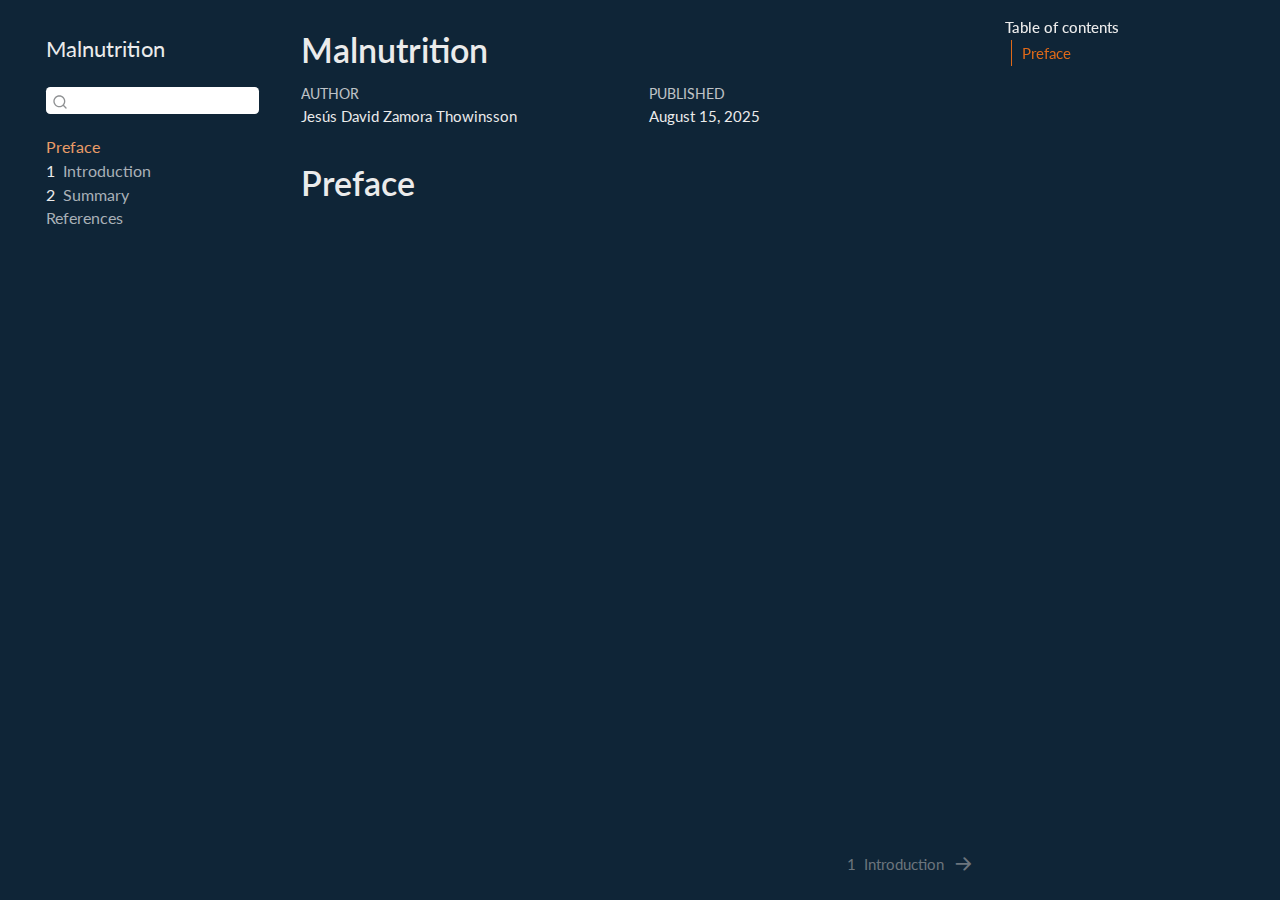
<file: index.html>
<!DOCTYPE html>
<html xmlns="http://www.w3.org/1999/xhtml" lang="en" xml:lang="en"><head>

<meta charset="utf-8">
<meta name="generator" content="quarto-1.7.33">

<meta name="viewport" content="width=device-width, initial-scale=1.0, user-scalable=yes">

<meta name="author" content="Jesús David Zamora Thowinsson">
<meta name="dcterms.date" content="2025-08-15">

<title>Malnutrition</title>
<style>
code{white-space: pre-wrap;}
span.smallcaps{font-variant: small-caps;}
div.columns{display: flex; gap: min(4vw, 1.5em);}
div.column{flex: auto; overflow-x: auto;}
div.hanging-indent{margin-left: 1.5em; text-indent: -1.5em;}
ul.task-list{list-style: none;}
ul.task-list li input[type="checkbox"] {
  width: 0.8em;
  margin: 0 0.8em 0.2em -1em; /* quarto-specific, see https://github.com/quarto-dev/quarto-cli/issues/4556 */ 
  vertical-align: middle;
}
</style>


<script src="site_libs/quarto-nav/quarto-nav.js"></script>
<script src="site_libs/quarto-nav/headroom.min.js"></script>
<script src="site_libs/clipboard/clipboard.min.js"></script>
<script src="site_libs/quarto-search/autocomplete.umd.js"></script>
<script src="site_libs/quarto-search/fuse.min.js"></script>
<script src="site_libs/quarto-search/quarto-search.js"></script>
<meta name="quarto:offset" content="./">
<link href="./intro.html" rel="next">
<script src="site_libs/quarto-html/quarto.js" type="module"></script>
<script src="site_libs/quarto-html/tabsets/tabsets.js" type="module"></script>
<script src="site_libs/quarto-html/popper.min.js"></script>
<script src="site_libs/quarto-html/tippy.umd.min.js"></script>
<script src="site_libs/quarto-html/anchor.min.js"></script>
<link href="site_libs/quarto-html/tippy.css" rel="stylesheet">
<link href="site_libs/quarto-html/quarto-syntax-highlighting-dark-bc185b5c5bdbcb35c2eb49d8a876ef70.css" rel="stylesheet" id="quarto-text-highlighting-styles">
<script src="site_libs/bootstrap/bootstrap.min.js"></script>
<link href="site_libs/bootstrap/bootstrap-icons.css" rel="stylesheet">
<link href="site_libs/bootstrap/bootstrap-94425c1581b5c48c220deb74b01645f2.min.css" rel="stylesheet" append-hash="true" id="quarto-bootstrap" data-mode="dark">
<script id="quarto-search-options" type="application/json">{
  "location": "sidebar",
  "copy-button": false,
  "collapse-after": 3,
  "panel-placement": "start",
  "type": "textbox",
  "limit": 50,
  "keyboard-shortcut": [
    "f",
    "/",
    "s"
  ],
  "show-item-context": false,
  "language": {
    "search-no-results-text": "No results",
    "search-matching-documents-text": "matching documents",
    "search-copy-link-title": "Copy link to search",
    "search-hide-matches-text": "Hide additional matches",
    "search-more-match-text": "more match in this document",
    "search-more-matches-text": "more matches in this document",
    "search-clear-button-title": "Clear",
    "search-text-placeholder": "",
    "search-detached-cancel-button-title": "Cancel",
    "search-submit-button-title": "Submit",
    "search-label": "Search"
  }
}</script>


</head>

<body class="nav-sidebar floating quarto-light">

<div id="quarto-search-results"></div>
  <header id="quarto-header" class="headroom fixed-top">
  <nav class="quarto-secondary-nav">
    <div class="container-fluid d-flex">
      <button type="button" class="quarto-btn-toggle btn" data-bs-toggle="collapse" role="button" data-bs-target=".quarto-sidebar-collapse-item" aria-controls="quarto-sidebar" aria-expanded="false" aria-label="Toggle sidebar navigation" onclick="if (window.quartoToggleHeadroom) { window.quartoToggleHeadroom(); }">
        <i class="bi bi-layout-text-sidebar-reverse"></i>
      </button>
        <nav class="quarto-page-breadcrumbs" aria-label="breadcrumb"><ol class="breadcrumb"><li class="breadcrumb-item"><a href="./index.html">Preface</a></li></ol></nav>
        <a class="flex-grow-1" role="navigation" data-bs-toggle="collapse" data-bs-target=".quarto-sidebar-collapse-item" aria-controls="quarto-sidebar" aria-expanded="false" aria-label="Toggle sidebar navigation" onclick="if (window.quartoToggleHeadroom) { window.quartoToggleHeadroom(); }">      
        </a>
      <button type="button" class="btn quarto-search-button" aria-label="Search" onclick="window.quartoOpenSearch();">
        <i class="bi bi-search"></i>
      </button>
    </div>
  </nav>
</header>
<!-- content -->
<div id="quarto-content" class="quarto-container page-columns page-rows-contents page-layout-article">
<!-- sidebar -->
  <nav id="quarto-sidebar" class="sidebar collapse collapse-horizontal quarto-sidebar-collapse-item sidebar-navigation floating overflow-auto">
    <div class="pt-lg-2 mt-2 text-left sidebar-header">
    <div class="sidebar-title mb-0 py-0">
      <a href="./">Malnutrition</a> 
    </div>
      </div>
        <div class="mt-2 flex-shrink-0 align-items-center">
        <div class="sidebar-search">
        <div id="quarto-search" class="" title="Search"></div>
        </div>
        </div>
    <div class="sidebar-menu-container"> 
    <ul class="list-unstyled mt-1">
        <li class="sidebar-item">
  <div class="sidebar-item-container"> 
  <a href="./index.html" class="sidebar-item-text sidebar-link active">
 <span class="menu-text">Preface</span></a>
  </div>
</li>
        <li class="sidebar-item">
  <div class="sidebar-item-container"> 
  <a href="./intro.html" class="sidebar-item-text sidebar-link">
 <span class="menu-text"><span class="chapter-number">1</span>&nbsp; <span class="chapter-title">Introduction</span></span></a>
  </div>
</li>
        <li class="sidebar-item">
  <div class="sidebar-item-container"> 
  <a href="./summary.html" class="sidebar-item-text sidebar-link">
 <span class="menu-text"><span class="chapter-number">2</span>&nbsp; <span class="chapter-title">Summary</span></span></a>
  </div>
</li>
        <li class="sidebar-item">
  <div class="sidebar-item-container"> 
  <a href="./references.html" class="sidebar-item-text sidebar-link">
 <span class="menu-text">References</span></a>
  </div>
</li>
    </ul>
    </div>
</nav>
<div id="quarto-sidebar-glass" class="quarto-sidebar-collapse-item" data-bs-toggle="collapse" data-bs-target=".quarto-sidebar-collapse-item"></div>
<!-- margin-sidebar -->
    <div id="quarto-margin-sidebar" class="sidebar margin-sidebar">
        <nav id="TOC" role="doc-toc" class="toc-active">
    <h2 id="toc-title">Table of contents</h2>
   
  <ul>
  <li><a href="#preface" id="toc-preface" class="nav-link active" data-scroll-target="#preface">Preface</a></li>
  </ul>
</nav>
    </div>
<!-- main -->
<main class="content" id="quarto-document-content">

<header id="title-block-header" class="quarto-title-block default">
<div class="quarto-title">
<h1 class="title">Malnutrition</h1>
</div>



<div class="quarto-title-meta">

    <div>
    <div class="quarto-title-meta-heading">Author</div>
    <div class="quarto-title-meta-contents">
             <p>Jesús David Zamora Thowinsson </p>
          </div>
  </div>
    
    <div>
    <div class="quarto-title-meta-heading">Published</div>
    <div class="quarto-title-meta-contents">
      <p class="date">August 15, 2025</p>
    </div>
  </div>
  
    
  </div>
  


</header>


<section id="preface" class="level1 unnumbered">
<h1 class="unnumbered">Preface</h1>


</section>

</main> <!-- /main -->
<script id="quarto-html-after-body" type="application/javascript">
  window.document.addEventListener("DOMContentLoaded", function (event) {
    const icon = "";
    const anchorJS = new window.AnchorJS();
    anchorJS.options = {
      placement: 'right',
      icon: icon
    };
    anchorJS.add('.anchored');
    const isCodeAnnotation = (el) => {
      for (const clz of el.classList) {
        if (clz.startsWith('code-annotation-')) {                     
          return true;
        }
      }
      return false;
    }
    const onCopySuccess = function(e) {
      // button target
      const button = e.trigger;
      // don't keep focus
      button.blur();
      // flash "checked"
      button.classList.add('code-copy-button-checked');
      var currentTitle = button.getAttribute("title");
      button.setAttribute("title", "Copied!");
      let tooltip;
      if (window.bootstrap) {
        button.setAttribute("data-bs-toggle", "tooltip");
        button.setAttribute("data-bs-placement", "left");
        button.setAttribute("data-bs-title", "Copied!");
        tooltip = new bootstrap.Tooltip(button, 
          { trigger: "manual", 
            customClass: "code-copy-button-tooltip",
            offset: [0, -8]});
        tooltip.show();    
      }
      setTimeout(function() {
        if (tooltip) {
          tooltip.hide();
          button.removeAttribute("data-bs-title");
          button.removeAttribute("data-bs-toggle");
          button.removeAttribute("data-bs-placement");
        }
        button.setAttribute("title", currentTitle);
        button.classList.remove('code-copy-button-checked');
      }, 1000);
      // clear code selection
      e.clearSelection();
    }
    const getTextToCopy = function(trigger) {
        const codeEl = trigger.previousElementSibling.cloneNode(true);
        for (const childEl of codeEl.children) {
          if (isCodeAnnotation(childEl)) {
            childEl.remove();
          }
        }
        return codeEl.innerText;
    }
    const clipboard = new window.ClipboardJS('.code-copy-button:not([data-in-quarto-modal])', {
      text: getTextToCopy
    });
    clipboard.on('success', onCopySuccess);
    if (window.document.getElementById('quarto-embedded-source-code-modal')) {
      const clipboardModal = new window.ClipboardJS('.code-copy-button[data-in-quarto-modal]', {
        text: getTextToCopy,
        container: window.document.getElementById('quarto-embedded-source-code-modal')
      });
      clipboardModal.on('success', onCopySuccess);
    }
      var localhostRegex = new RegExp(/^(?:http|https):\/\/localhost\:?[0-9]*\//);
      var mailtoRegex = new RegExp(/^mailto:/);
        var filterRegex = new RegExp('/' + window.location.host + '/');
      var isInternal = (href) => {
          return filterRegex.test(href) || localhostRegex.test(href) || mailtoRegex.test(href);
      }
      // Inspect non-navigation links and adorn them if external
     var links = window.document.querySelectorAll('a[href]:not(.nav-link):not(.navbar-brand):not(.toc-action):not(.sidebar-link):not(.sidebar-item-toggle):not(.pagination-link):not(.no-external):not([aria-hidden]):not(.dropdown-item):not(.quarto-navigation-tool):not(.about-link)');
      for (var i=0; i<links.length; i++) {
        const link = links[i];
        if (!isInternal(link.href)) {
          // undo the damage that might have been done by quarto-nav.js in the case of
          // links that we want to consider external
          if (link.dataset.originalHref !== undefined) {
            link.href = link.dataset.originalHref;
          }
        }
      }
    function tippyHover(el, contentFn, onTriggerFn, onUntriggerFn) {
      const config = {
        allowHTML: true,
        maxWidth: 500,
        delay: 100,
        arrow: false,
        appendTo: function(el) {
            return el.parentElement;
        },
        interactive: true,
        interactiveBorder: 10,
        theme: 'quarto',
        placement: 'bottom-start',
      };
      if (contentFn) {
        config.content = contentFn;
      }
      if (onTriggerFn) {
        config.onTrigger = onTriggerFn;
      }
      if (onUntriggerFn) {
        config.onUntrigger = onUntriggerFn;
      }
      window.tippy(el, config); 
    }
    const noterefs = window.document.querySelectorAll('a[role="doc-noteref"]');
    for (var i=0; i<noterefs.length; i++) {
      const ref = noterefs[i];
      tippyHover(ref, function() {
        // use id or data attribute instead here
        let href = ref.getAttribute('data-footnote-href') || ref.getAttribute('href');
        try { href = new URL(href).hash; } catch {}
        const id = href.replace(/^#\/?/, "");
        const note = window.document.getElementById(id);
        if (note) {
          return note.innerHTML;
        } else {
          return "";
        }
      });
    }
    const xrefs = window.document.querySelectorAll('a.quarto-xref');
    const processXRef = (id, note) => {
      // Strip column container classes
      const stripColumnClz = (el) => {
        el.classList.remove("page-full", "page-columns");
        if (el.children) {
          for (const child of el.children) {
            stripColumnClz(child);
          }
        }
      }
      stripColumnClz(note)
      if (id === null || id.startsWith('sec-')) {
        // Special case sections, only their first couple elements
        const container = document.createElement("div");
        if (note.children && note.children.length > 2) {
          container.appendChild(note.children[0].cloneNode(true));
          for (let i = 1; i < note.children.length; i++) {
            const child = note.children[i];
            if (child.tagName === "P" && child.innerText === "") {
              continue;
            } else {
              container.appendChild(child.cloneNode(true));
              break;
            }
          }
          if (window.Quarto?.typesetMath) {
            window.Quarto.typesetMath(container);
          }
          return container.innerHTML
        } else {
          if (window.Quarto?.typesetMath) {
            window.Quarto.typesetMath(note);
          }
          return note.innerHTML;
        }
      } else {
        // Remove any anchor links if they are present
        const anchorLink = note.querySelector('a.anchorjs-link');
        if (anchorLink) {
          anchorLink.remove();
        }
        if (window.Quarto?.typesetMath) {
          window.Quarto.typesetMath(note);
        }
        if (note.classList.contains("callout")) {
          return note.outerHTML;
        } else {
          return note.innerHTML;
        }
      }
    }
    for (var i=0; i<xrefs.length; i++) {
      const xref = xrefs[i];
      tippyHover(xref, undefined, function(instance) {
        instance.disable();
        let url = xref.getAttribute('href');
        let hash = undefined; 
        if (url.startsWith('#')) {
          hash = url;
        } else {
          try { hash = new URL(url).hash; } catch {}
        }
        if (hash) {
          const id = hash.replace(/^#\/?/, "");
          const note = window.document.getElementById(id);
          if (note !== null) {
            try {
              const html = processXRef(id, note.cloneNode(true));
              instance.setContent(html);
            } finally {
              instance.enable();
              instance.show();
            }
          } else {
            // See if we can fetch this
            fetch(url.split('#')[0])
            .then(res => res.text())
            .then(html => {
              const parser = new DOMParser();
              const htmlDoc = parser.parseFromString(html, "text/html");
              const note = htmlDoc.getElementById(id);
              if (note !== null) {
                const html = processXRef(id, note);
                instance.setContent(html);
              } 
            }).finally(() => {
              instance.enable();
              instance.show();
            });
          }
        } else {
          // See if we can fetch a full url (with no hash to target)
          // This is a special case and we should probably do some content thinning / targeting
          fetch(url)
          .then(res => res.text())
          .then(html => {
            const parser = new DOMParser();
            const htmlDoc = parser.parseFromString(html, "text/html");
            const note = htmlDoc.querySelector('main.content');
            if (note !== null) {
              // This should only happen for chapter cross references
              // (since there is no id in the URL)
              // remove the first header
              if (note.children.length > 0 && note.children[0].tagName === "HEADER") {
                note.children[0].remove();
              }
              const html = processXRef(null, note);
              instance.setContent(html);
            } 
          }).finally(() => {
            instance.enable();
            instance.show();
          });
        }
      }, function(instance) {
      });
    }
        let selectedAnnoteEl;
        const selectorForAnnotation = ( cell, annotation) => {
          let cellAttr = 'data-code-cell="' + cell + '"';
          let lineAttr = 'data-code-annotation="' +  annotation + '"';
          const selector = 'span[' + cellAttr + '][' + lineAttr + ']';
          return selector;
        }
        const selectCodeLines = (annoteEl) => {
          const doc = window.document;
          const targetCell = annoteEl.getAttribute("data-target-cell");
          const targetAnnotation = annoteEl.getAttribute("data-target-annotation");
          const annoteSpan = window.document.querySelector(selectorForAnnotation(targetCell, targetAnnotation));
          const lines = annoteSpan.getAttribute("data-code-lines").split(",");
          const lineIds = lines.map((line) => {
            return targetCell + "-" + line;
          })
          let top = null;
          let height = null;
          let parent = null;
          if (lineIds.length > 0) {
              //compute the position of the single el (top and bottom and make a div)
              const el = window.document.getElementById(lineIds[0]);
              top = el.offsetTop;
              height = el.offsetHeight;
              parent = el.parentElement.parentElement;
            if (lineIds.length > 1) {
              const lastEl = window.document.getElementById(lineIds[lineIds.length - 1]);
              const bottom = lastEl.offsetTop + lastEl.offsetHeight;
              height = bottom - top;
            }
            if (top !== null && height !== null && parent !== null) {
              // cook up a div (if necessary) and position it 
              let div = window.document.getElementById("code-annotation-line-highlight");
              if (div === null) {
                div = window.document.createElement("div");
                div.setAttribute("id", "code-annotation-line-highlight");
                div.style.position = 'absolute';
                parent.appendChild(div);
              }
              div.style.top = top - 2 + "px";
              div.style.height = height + 4 + "px";
              div.style.left = 0;
              let gutterDiv = window.document.getElementById("code-annotation-line-highlight-gutter");
              if (gutterDiv === null) {
                gutterDiv = window.document.createElement("div");
                gutterDiv.setAttribute("id", "code-annotation-line-highlight-gutter");
                gutterDiv.style.position = 'absolute';
                const codeCell = window.document.getElementById(targetCell);
                const gutter = codeCell.querySelector('.code-annotation-gutter');
                gutter.appendChild(gutterDiv);
              }
              gutterDiv.style.top = top - 2 + "px";
              gutterDiv.style.height = height + 4 + "px";
            }
            selectedAnnoteEl = annoteEl;
          }
        };
        const unselectCodeLines = () => {
          const elementsIds = ["code-annotation-line-highlight", "code-annotation-line-highlight-gutter"];
          elementsIds.forEach((elId) => {
            const div = window.document.getElementById(elId);
            if (div) {
              div.remove();
            }
          });
          selectedAnnoteEl = undefined;
        };
          // Handle positioning of the toggle
      window.addEventListener(
        "resize",
        throttle(() => {
          elRect = undefined;
          if (selectedAnnoteEl) {
            selectCodeLines(selectedAnnoteEl);
          }
        }, 10)
      );
      function throttle(fn, ms) {
      let throttle = false;
      let timer;
        return (...args) => {
          if(!throttle) { // first call gets through
              fn.apply(this, args);
              throttle = true;
          } else { // all the others get throttled
              if(timer) clearTimeout(timer); // cancel #2
              timer = setTimeout(() => {
                fn.apply(this, args);
                timer = throttle = false;
              }, ms);
          }
        };
      }
        // Attach click handler to the DT
        const annoteDls = window.document.querySelectorAll('dt[data-target-cell]');
        for (const annoteDlNode of annoteDls) {
          annoteDlNode.addEventListener('click', (event) => {
            const clickedEl = event.target;
            if (clickedEl !== selectedAnnoteEl) {
              unselectCodeLines();
              const activeEl = window.document.querySelector('dt[data-target-cell].code-annotation-active');
              if (activeEl) {
                activeEl.classList.remove('code-annotation-active');
              }
              selectCodeLines(clickedEl);
              clickedEl.classList.add('code-annotation-active');
            } else {
              // Unselect the line
              unselectCodeLines();
              clickedEl.classList.remove('code-annotation-active');
            }
          });
        }
    const findCites = (el) => {
      const parentEl = el.parentElement;
      if (parentEl) {
        const cites = parentEl.dataset.cites;
        if (cites) {
          return {
            el,
            cites: cites.split(' ')
          };
        } else {
          return findCites(el.parentElement)
        }
      } else {
        return undefined;
      }
    };
    var bibliorefs = window.document.querySelectorAll('a[role="doc-biblioref"]');
    for (var i=0; i<bibliorefs.length; i++) {
      const ref = bibliorefs[i];
      const citeInfo = findCites(ref);
      if (citeInfo) {
        tippyHover(citeInfo.el, function() {
          var popup = window.document.createElement('div');
          citeInfo.cites.forEach(function(cite) {
            var citeDiv = window.document.createElement('div');
            citeDiv.classList.add('hanging-indent');
            citeDiv.classList.add('csl-entry');
            var biblioDiv = window.document.getElementById('ref-' + cite);
            if (biblioDiv) {
              citeDiv.innerHTML = biblioDiv.innerHTML;
            }
            popup.appendChild(citeDiv);
          });
          return popup.innerHTML;
        });
      }
    }
  });
  </script>
<nav class="page-navigation">
  <div class="nav-page nav-page-previous">
  </div>
  <div class="nav-page nav-page-next">
      <a href="./intro.html" class="pagination-link" aria-label="Introduction">
        <span class="nav-page-text"><span class="chapter-number">1</span>&nbsp; <span class="chapter-title">Introduction</span></span> <i class="bi bi-arrow-right-short"></i>
      </a>
  </div>
</nav>
</div> <!-- /content -->




</body></html>
</file>
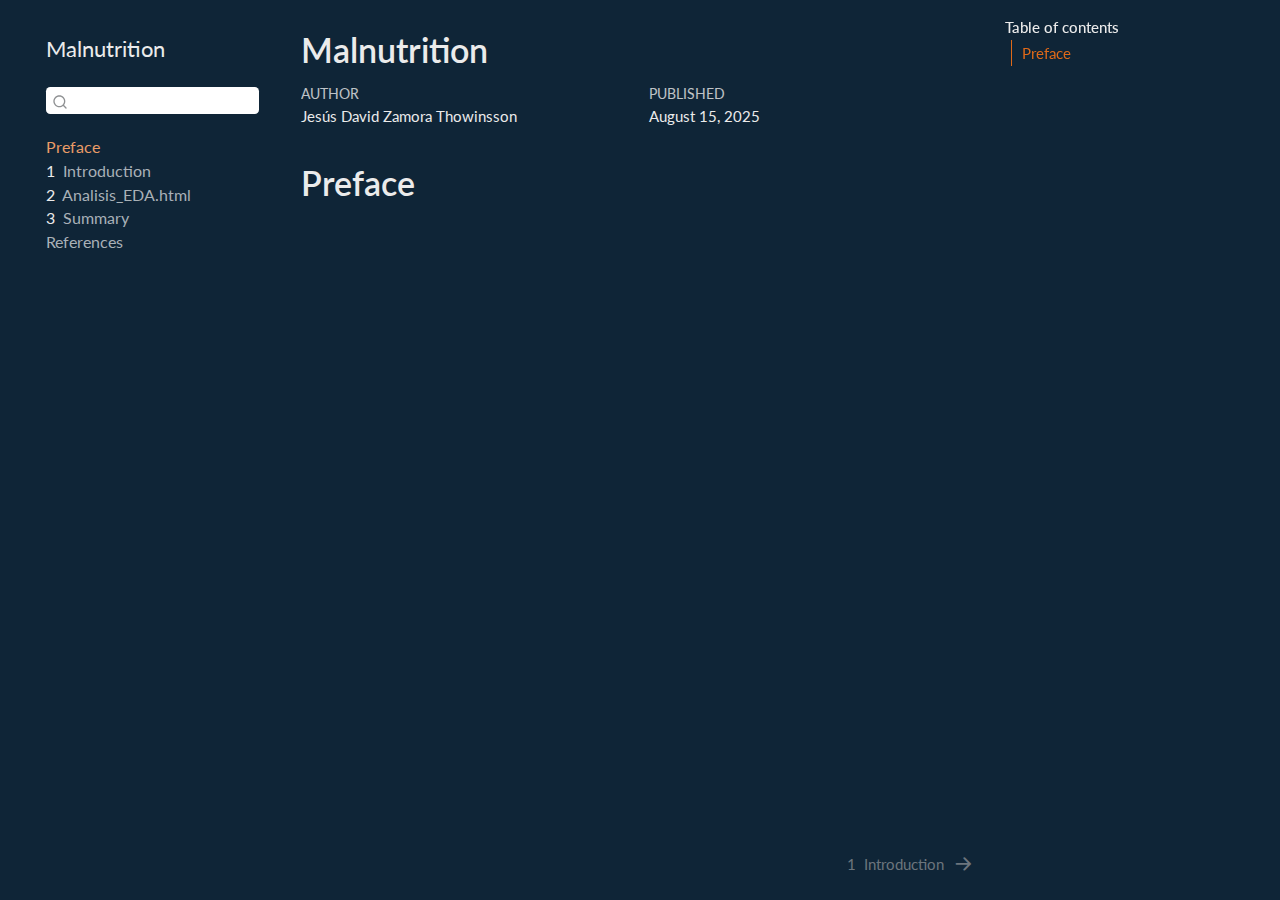
<file: _book/index.html>
<!DOCTYPE html>
<html xmlns="http://www.w3.org/1999/xhtml" lang="en" xml:lang="en"><head>

<meta charset="utf-8">
<meta name="generator" content="quarto-1.7.32">

<meta name="viewport" content="width=device-width, initial-scale=1.0, user-scalable=yes">

<meta name="author" content="Jesús David Zamora Thowinsson">
<meta name="dcterms.date" content="2025-08-15">

<title>Malnutrition</title>
<style>
code{white-space: pre-wrap;}
span.smallcaps{font-variant: small-caps;}
div.columns{display: flex; gap: min(4vw, 1.5em);}
div.column{flex: auto; overflow-x: auto;}
div.hanging-indent{margin-left: 1.5em; text-indent: -1.5em;}
ul.task-list{list-style: none;}
ul.task-list li input[type="checkbox"] {
  width: 0.8em;
  margin: 0 0.8em 0.2em -1em; /* quarto-specific, see https://github.com/quarto-dev/quarto-cli/issues/4556 */ 
  vertical-align: middle;
}
</style>


<script src="site_libs/quarto-nav/quarto-nav.js"></script>
<script src="site_libs/quarto-nav/headroom.min.js"></script>
<script src="site_libs/clipboard/clipboard.min.js"></script>
<script src="site_libs/quarto-search/autocomplete.umd.js"></script>
<script src="site_libs/quarto-search/fuse.min.js"></script>
<script src="site_libs/quarto-search/quarto-search.js"></script>
<meta name="quarto:offset" content="./">
<link href="./intro.html" rel="next">
<script src="site_libs/quarto-html/quarto.js" type="module"></script>
<script src="site_libs/quarto-html/tabsets/tabsets.js" type="module"></script>
<script src="site_libs/quarto-html/popper.min.js"></script>
<script src="site_libs/quarto-html/tippy.umd.min.js"></script>
<script src="site_libs/quarto-html/anchor.min.js"></script>
<link href="site_libs/quarto-html/tippy.css" rel="stylesheet">
<link href="site_libs/quarto-html/quarto-syntax-highlighting-dark-2fef5ea3f8957b3e4ecc936fc74692ca.css" rel="stylesheet" id="quarto-text-highlighting-styles">
<script src="site_libs/bootstrap/bootstrap.min.js"></script>
<link href="site_libs/bootstrap/bootstrap-icons.css" rel="stylesheet">
<link href="site_libs/bootstrap/bootstrap-14a4a47997ebddbd9d759ce704f2509b.min.css" rel="stylesheet" append-hash="true" id="quarto-bootstrap" data-mode="dark">
<script id="quarto-search-options" type="application/json">{
  "location": "sidebar",
  "copy-button": false,
  "collapse-after": 3,
  "panel-placement": "start",
  "type": "textbox",
  "limit": 50,
  "keyboard-shortcut": [
    "f",
    "/",
    "s"
  ],
  "show-item-context": false,
  "language": {
    "search-no-results-text": "No results",
    "search-matching-documents-text": "matching documents",
    "search-copy-link-title": "Copy link to search",
    "search-hide-matches-text": "Hide additional matches",
    "search-more-match-text": "more match in this document",
    "search-more-matches-text": "more matches in this document",
    "search-clear-button-title": "Clear",
    "search-text-placeholder": "",
    "search-detached-cancel-button-title": "Cancel",
    "search-submit-button-title": "Submit",
    "search-label": "Search"
  }
}</script>


</head>

<body class="nav-sidebar floating quarto-light">

<div id="quarto-search-results"></div>
  <header id="quarto-header" class="headroom fixed-top">
  <nav class="quarto-secondary-nav">
    <div class="container-fluid d-flex">
      <button type="button" class="quarto-btn-toggle btn" data-bs-toggle="collapse" role="button" data-bs-target=".quarto-sidebar-collapse-item" aria-controls="quarto-sidebar" aria-expanded="false" aria-label="Toggle sidebar navigation" onclick="if (window.quartoToggleHeadroom) { window.quartoToggleHeadroom(); }">
        <i class="bi bi-layout-text-sidebar-reverse"></i>
      </button>
        <nav class="quarto-page-breadcrumbs" aria-label="breadcrumb"><ol class="breadcrumb"><li class="breadcrumb-item"><a href="./index.html">Preface</a></li></ol></nav>
        <a class="flex-grow-1" role="navigation" data-bs-toggle="collapse" data-bs-target=".quarto-sidebar-collapse-item" aria-controls="quarto-sidebar" aria-expanded="false" aria-label="Toggle sidebar navigation" onclick="if (window.quartoToggleHeadroom) { window.quartoToggleHeadroom(); }">      
        </a>
      <button type="button" class="btn quarto-search-button" aria-label="Search" onclick="window.quartoOpenSearch();">
        <i class="bi bi-search"></i>
      </button>
    </div>
  </nav>
</header>
<!-- content -->
<div id="quarto-content" class="quarto-container page-columns page-rows-contents page-layout-article">
<!-- sidebar -->
  <nav id="quarto-sidebar" class="sidebar collapse collapse-horizontal quarto-sidebar-collapse-item sidebar-navigation floating overflow-auto">
    <div class="pt-lg-2 mt-2 text-left sidebar-header">
    <div class="sidebar-title mb-0 py-0">
      <a href="./">Malnutrition</a> 
    </div>
      </div>
        <div class="mt-2 flex-shrink-0 align-items-center">
        <div class="sidebar-search">
        <div id="quarto-search" class="" title="Search"></div>
        </div>
        </div>
    <div class="sidebar-menu-container"> 
    <ul class="list-unstyled mt-1">
        <li class="sidebar-item">
  <div class="sidebar-item-container"> 
  <a href="./index.html" class="sidebar-item-text sidebar-link active">
 <span class="menu-text">Preface</span></a>
  </div>
</li>
        <li class="sidebar-item">
  <div class="sidebar-item-container"> 
  <a href="./intro.html" class="sidebar-item-text sidebar-link">
 <span class="menu-text"><span class="chapter-number">1</span>&nbsp; <span class="chapter-title">Introduction</span></span></a>
  </div>
</li>
        <li class="sidebar-item">
  <div class="sidebar-item-container"> 
  <a href="./Analisis_EDA.html" class="sidebar-item-text sidebar-link">
 <span class="menu-text"><span class="chapter-number">2</span>&nbsp; <span class="chapter-title">Analisis_EDA.html</span></span></a>
  </div>
</li>
        <li class="sidebar-item">
  <div class="sidebar-item-container"> 
  <a href="./summary.html" class="sidebar-item-text sidebar-link">
 <span class="menu-text"><span class="chapter-number">3</span>&nbsp; <span class="chapter-title">Summary</span></span></a>
  </div>
</li>
        <li class="sidebar-item">
  <div class="sidebar-item-container"> 
  <a href="./references.html" class="sidebar-item-text sidebar-link">
 <span class="menu-text">References</span></a>
  </div>
</li>
    </ul>
    </div>
</nav>
<div id="quarto-sidebar-glass" class="quarto-sidebar-collapse-item" data-bs-toggle="collapse" data-bs-target=".quarto-sidebar-collapse-item"></div>
<!-- margin-sidebar -->
    <div id="quarto-margin-sidebar" class="sidebar margin-sidebar">
        <nav id="TOC" role="doc-toc" class="toc-active">
    <h2 id="toc-title">Table of contents</h2>
   
  <ul>
  <li><a href="#preface" id="toc-preface" class="nav-link active" data-scroll-target="#preface">Preface</a></li>
  </ul>
</nav>
    </div>
<!-- main -->
<main class="content" id="quarto-document-content">

<header id="title-block-header" class="quarto-title-block default">
<div class="quarto-title">
<h1 class="title">Malnutrition</h1>
</div>



<div class="quarto-title-meta">

    <div>
    <div class="quarto-title-meta-heading">Author</div>
    <div class="quarto-title-meta-contents">
             <p>Jesús David Zamora Thowinsson </p>
          </div>
  </div>
    
    <div>
    <div class="quarto-title-meta-heading">Published</div>
    <div class="quarto-title-meta-contents">
      <p class="date">August 15, 2025</p>
    </div>
  </div>
  
    
  </div>
  


</header>


<section id="preface" class="level1 unnumbered">
<h1 class="unnumbered">Preface</h1>


</section>

</main> <!-- /main -->
<script id="quarto-html-after-body" type="application/javascript">
  window.document.addEventListener("DOMContentLoaded", function (event) {
    const icon = "";
    const anchorJS = new window.AnchorJS();
    anchorJS.options = {
      placement: 'right',
      icon: icon
    };
    anchorJS.add('.anchored');
    const isCodeAnnotation = (el) => {
      for (const clz of el.classList) {
        if (clz.startsWith('code-annotation-')) {                     
          return true;
        }
      }
      return false;
    }
    const onCopySuccess = function(e) {
      // button target
      const button = e.trigger;
      // don't keep focus
      button.blur();
      // flash "checked"
      button.classList.add('code-copy-button-checked');
      var currentTitle = button.getAttribute("title");
      button.setAttribute("title", "Copied!");
      let tooltip;
      if (window.bootstrap) {
        button.setAttribute("data-bs-toggle", "tooltip");
        button.setAttribute("data-bs-placement", "left");
        button.setAttribute("data-bs-title", "Copied!");
        tooltip = new bootstrap.Tooltip(button, 
          { trigger: "manual", 
            customClass: "code-copy-button-tooltip",
            offset: [0, -8]});
        tooltip.show();    
      }
      setTimeout(function() {
        if (tooltip) {
          tooltip.hide();
          button.removeAttribute("data-bs-title");
          button.removeAttribute("data-bs-toggle");
          button.removeAttribute("data-bs-placement");
        }
        button.setAttribute("title", currentTitle);
        button.classList.remove('code-copy-button-checked');
      }, 1000);
      // clear code selection
      e.clearSelection();
    }
    const getTextToCopy = function(trigger) {
        const codeEl = trigger.previousElementSibling.cloneNode(true);
        for (const childEl of codeEl.children) {
          if (isCodeAnnotation(childEl)) {
            childEl.remove();
          }
        }
        return codeEl.innerText;
    }
    const clipboard = new window.ClipboardJS('.code-copy-button:not([data-in-quarto-modal])', {
      text: getTextToCopy
    });
    clipboard.on('success', onCopySuccess);
    if (window.document.getElementById('quarto-embedded-source-code-modal')) {
      const clipboardModal = new window.ClipboardJS('.code-copy-button[data-in-quarto-modal]', {
        text: getTextToCopy,
        container: window.document.getElementById('quarto-embedded-source-code-modal')
      });
      clipboardModal.on('success', onCopySuccess);
    }
      var localhostRegex = new RegExp(/^(?:http|https):\/\/localhost\:?[0-9]*\//);
      var mailtoRegex = new RegExp(/^mailto:/);
        var filterRegex = new RegExp('/' + window.location.host + '/');
      var isInternal = (href) => {
          return filterRegex.test(href) || localhostRegex.test(href) || mailtoRegex.test(href);
      }
      // Inspect non-navigation links and adorn them if external
     var links = window.document.querySelectorAll('a[href]:not(.nav-link):not(.navbar-brand):not(.toc-action):not(.sidebar-link):not(.sidebar-item-toggle):not(.pagination-link):not(.no-external):not([aria-hidden]):not(.dropdown-item):not(.quarto-navigation-tool):not(.about-link)');
      for (var i=0; i<links.length; i++) {
        const link = links[i];
        if (!isInternal(link.href)) {
          // undo the damage that might have been done by quarto-nav.js in the case of
          // links that we want to consider external
          if (link.dataset.originalHref !== undefined) {
            link.href = link.dataset.originalHref;
          }
        }
      }
    function tippyHover(el, contentFn, onTriggerFn, onUntriggerFn) {
      const config = {
        allowHTML: true,
        maxWidth: 500,
        delay: 100,
        arrow: false,
        appendTo: function(el) {
            return el.parentElement;
        },
        interactive: true,
        interactiveBorder: 10,
        theme: 'quarto',
        placement: 'bottom-start',
      };
      if (contentFn) {
        config.content = contentFn;
      }
      if (onTriggerFn) {
        config.onTrigger = onTriggerFn;
      }
      if (onUntriggerFn) {
        config.onUntrigger = onUntriggerFn;
      }
      window.tippy(el, config); 
    }
    const noterefs = window.document.querySelectorAll('a[role="doc-noteref"]');
    for (var i=0; i<noterefs.length; i++) {
      const ref = noterefs[i];
      tippyHover(ref, function() {
        // use id or data attribute instead here
        let href = ref.getAttribute('data-footnote-href') || ref.getAttribute('href');
        try { href = new URL(href).hash; } catch {}
        const id = href.replace(/^#\/?/, "");
        const note = window.document.getElementById(id);
        if (note) {
          return note.innerHTML;
        } else {
          return "";
        }
      });
    }
    const xrefs = window.document.querySelectorAll('a.quarto-xref');
    const processXRef = (id, note) => {
      // Strip column container classes
      const stripColumnClz = (el) => {
        el.classList.remove("page-full", "page-columns");
        if (el.children) {
          for (const child of el.children) {
            stripColumnClz(child);
          }
        }
      }
      stripColumnClz(note)
      if (id === null || id.startsWith('sec-')) {
        // Special case sections, only their first couple elements
        const container = document.createElement("div");
        if (note.children && note.children.length > 2) {
          container.appendChild(note.children[0].cloneNode(true));
          for (let i = 1; i < note.children.length; i++) {
            const child = note.children[i];
            if (child.tagName === "P" && child.innerText === "") {
              continue;
            } else {
              container.appendChild(child.cloneNode(true));
              break;
            }
          }
          if (window.Quarto?.typesetMath) {
            window.Quarto.typesetMath(container);
          }
          return container.innerHTML
        } else {
          if (window.Quarto?.typesetMath) {
            window.Quarto.typesetMath(note);
          }
          return note.innerHTML;
        }
      } else {
        // Remove any anchor links if they are present
        const anchorLink = note.querySelector('a.anchorjs-link');
        if (anchorLink) {
          anchorLink.remove();
        }
        if (window.Quarto?.typesetMath) {
          window.Quarto.typesetMath(note);
        }
        if (note.classList.contains("callout")) {
          return note.outerHTML;
        } else {
          return note.innerHTML;
        }
      }
    }
    for (var i=0; i<xrefs.length; i++) {
      const xref = xrefs[i];
      tippyHover(xref, undefined, function(instance) {
        instance.disable();
        let url = xref.getAttribute('href');
        let hash = undefined; 
        if (url.startsWith('#')) {
          hash = url;
        } else {
          try { hash = new URL(url).hash; } catch {}
        }
        if (hash) {
          const id = hash.replace(/^#\/?/, "");
          const note = window.document.getElementById(id);
          if (note !== null) {
            try {
              const html = processXRef(id, note.cloneNode(true));
              instance.setContent(html);
            } finally {
              instance.enable();
              instance.show();
            }
          } else {
            // See if we can fetch this
            fetch(url.split('#')[0])
            .then(res => res.text())
            .then(html => {
              const parser = new DOMParser();
              const htmlDoc = parser.parseFromString(html, "text/html");
              const note = htmlDoc.getElementById(id);
              if (note !== null) {
                const html = processXRef(id, note);
                instance.setContent(html);
              } 
            }).finally(() => {
              instance.enable();
              instance.show();
            });
          }
        } else {
          // See if we can fetch a full url (with no hash to target)
          // This is a special case and we should probably do some content thinning / targeting
          fetch(url)
          .then(res => res.text())
          .then(html => {
            const parser = new DOMParser();
            const htmlDoc = parser.parseFromString(html, "text/html");
            const note = htmlDoc.querySelector('main.content');
            if (note !== null) {
              // This should only happen for chapter cross references
              // (since there is no id in the URL)
              // remove the first header
              if (note.children.length > 0 && note.children[0].tagName === "HEADER") {
                note.children[0].remove();
              }
              const html = processXRef(null, note);
              instance.setContent(html);
            } 
          }).finally(() => {
            instance.enable();
            instance.show();
          });
        }
      }, function(instance) {
      });
    }
        let selectedAnnoteEl;
        const selectorForAnnotation = ( cell, annotation) => {
          let cellAttr = 'data-code-cell="' + cell + '"';
          let lineAttr = 'data-code-annotation="' +  annotation + '"';
          const selector = 'span[' + cellAttr + '][' + lineAttr + ']';
          return selector;
        }
        const selectCodeLines = (annoteEl) => {
          const doc = window.document;
          const targetCell = annoteEl.getAttribute("data-target-cell");
          const targetAnnotation = annoteEl.getAttribute("data-target-annotation");
          const annoteSpan = window.document.querySelector(selectorForAnnotation(targetCell, targetAnnotation));
          const lines = annoteSpan.getAttribute("data-code-lines").split(",");
          const lineIds = lines.map((line) => {
            return targetCell + "-" + line;
          })
          let top = null;
          let height = null;
          let parent = null;
          if (lineIds.length > 0) {
              //compute the position of the single el (top and bottom and make a div)
              const el = window.document.getElementById(lineIds[0]);
              top = el.offsetTop;
              height = el.offsetHeight;
              parent = el.parentElement.parentElement;
            if (lineIds.length > 1) {
              const lastEl = window.document.getElementById(lineIds[lineIds.length - 1]);
              const bottom = lastEl.offsetTop + lastEl.offsetHeight;
              height = bottom - top;
            }
            if (top !== null && height !== null && parent !== null) {
              // cook up a div (if necessary) and position it 
              let div = window.document.getElementById("code-annotation-line-highlight");
              if (div === null) {
                div = window.document.createElement("div");
                div.setAttribute("id", "code-annotation-line-highlight");
                div.style.position = 'absolute';
                parent.appendChild(div);
              }
              div.style.top = top - 2 + "px";
              div.style.height = height + 4 + "px";
              div.style.left = 0;
              let gutterDiv = window.document.getElementById("code-annotation-line-highlight-gutter");
              if (gutterDiv === null) {
                gutterDiv = window.document.createElement("div");
                gutterDiv.setAttribute("id", "code-annotation-line-highlight-gutter");
                gutterDiv.style.position = 'absolute';
                const codeCell = window.document.getElementById(targetCell);
                const gutter = codeCell.querySelector('.code-annotation-gutter');
                gutter.appendChild(gutterDiv);
              }
              gutterDiv.style.top = top - 2 + "px";
              gutterDiv.style.height = height + 4 + "px";
            }
            selectedAnnoteEl = annoteEl;
          }
        };
        const unselectCodeLines = () => {
          const elementsIds = ["code-annotation-line-highlight", "code-annotation-line-highlight-gutter"];
          elementsIds.forEach((elId) => {
            const div = window.document.getElementById(elId);
            if (div) {
              div.remove();
            }
          });
          selectedAnnoteEl = undefined;
        };
          // Handle positioning of the toggle
      window.addEventListener(
        "resize",
        throttle(() => {
          elRect = undefined;
          if (selectedAnnoteEl) {
            selectCodeLines(selectedAnnoteEl);
          }
        }, 10)
      );
      function throttle(fn, ms) {
      let throttle = false;
      let timer;
        return (...args) => {
          if(!throttle) { // first call gets through
              fn.apply(this, args);
              throttle = true;
          } else { // all the others get throttled
              if(timer) clearTimeout(timer); // cancel #2
              timer = setTimeout(() => {
                fn.apply(this, args);
                timer = throttle = false;
              }, ms);
          }
        };
      }
        // Attach click handler to the DT
        const annoteDls = window.document.querySelectorAll('dt[data-target-cell]');
        for (const annoteDlNode of annoteDls) {
          annoteDlNode.addEventListener('click', (event) => {
            const clickedEl = event.target;
            if (clickedEl !== selectedAnnoteEl) {
              unselectCodeLines();
              const activeEl = window.document.querySelector('dt[data-target-cell].code-annotation-active');
              if (activeEl) {
                activeEl.classList.remove('code-annotation-active');
              }
              selectCodeLines(clickedEl);
              clickedEl.classList.add('code-annotation-active');
            } else {
              // Unselect the line
              unselectCodeLines();
              clickedEl.classList.remove('code-annotation-active');
            }
          });
        }
    const findCites = (el) => {
      const parentEl = el.parentElement;
      if (parentEl) {
        const cites = parentEl.dataset.cites;
        if (cites) {
          return {
            el,
            cites: cites.split(' ')
          };
        } else {
          return findCites(el.parentElement)
        }
      } else {
        return undefined;
      }
    };
    var bibliorefs = window.document.querySelectorAll('a[role="doc-biblioref"]');
    for (var i=0; i<bibliorefs.length; i++) {
      const ref = bibliorefs[i];
      const citeInfo = findCites(ref);
      if (citeInfo) {
        tippyHover(citeInfo.el, function() {
          var popup = window.document.createElement('div');
          citeInfo.cites.forEach(function(cite) {
            var citeDiv = window.document.createElement('div');
            citeDiv.classList.add('hanging-indent');
            citeDiv.classList.add('csl-entry');
            var biblioDiv = window.document.getElementById('ref-' + cite);
            if (biblioDiv) {
              citeDiv.innerHTML = biblioDiv.innerHTML;
            }
            popup.appendChild(citeDiv);
          });
          return popup.innerHTML;
        });
      }
    }
  });
  </script>
<nav class="page-navigation">
  <div class="nav-page nav-page-previous">
  </div>
  <div class="nav-page nav-page-next">
      <a href="./intro.html" class="pagination-link" aria-label="Introduction">
        <span class="nav-page-text"><span class="chapter-number">1</span>&nbsp; <span class="chapter-title">Introduction</span></span> <i class="bi bi-arrow-right-short"></i>
      </a>
  </div>
</nav>
</div> <!-- /content -->




</body></html>
</file>
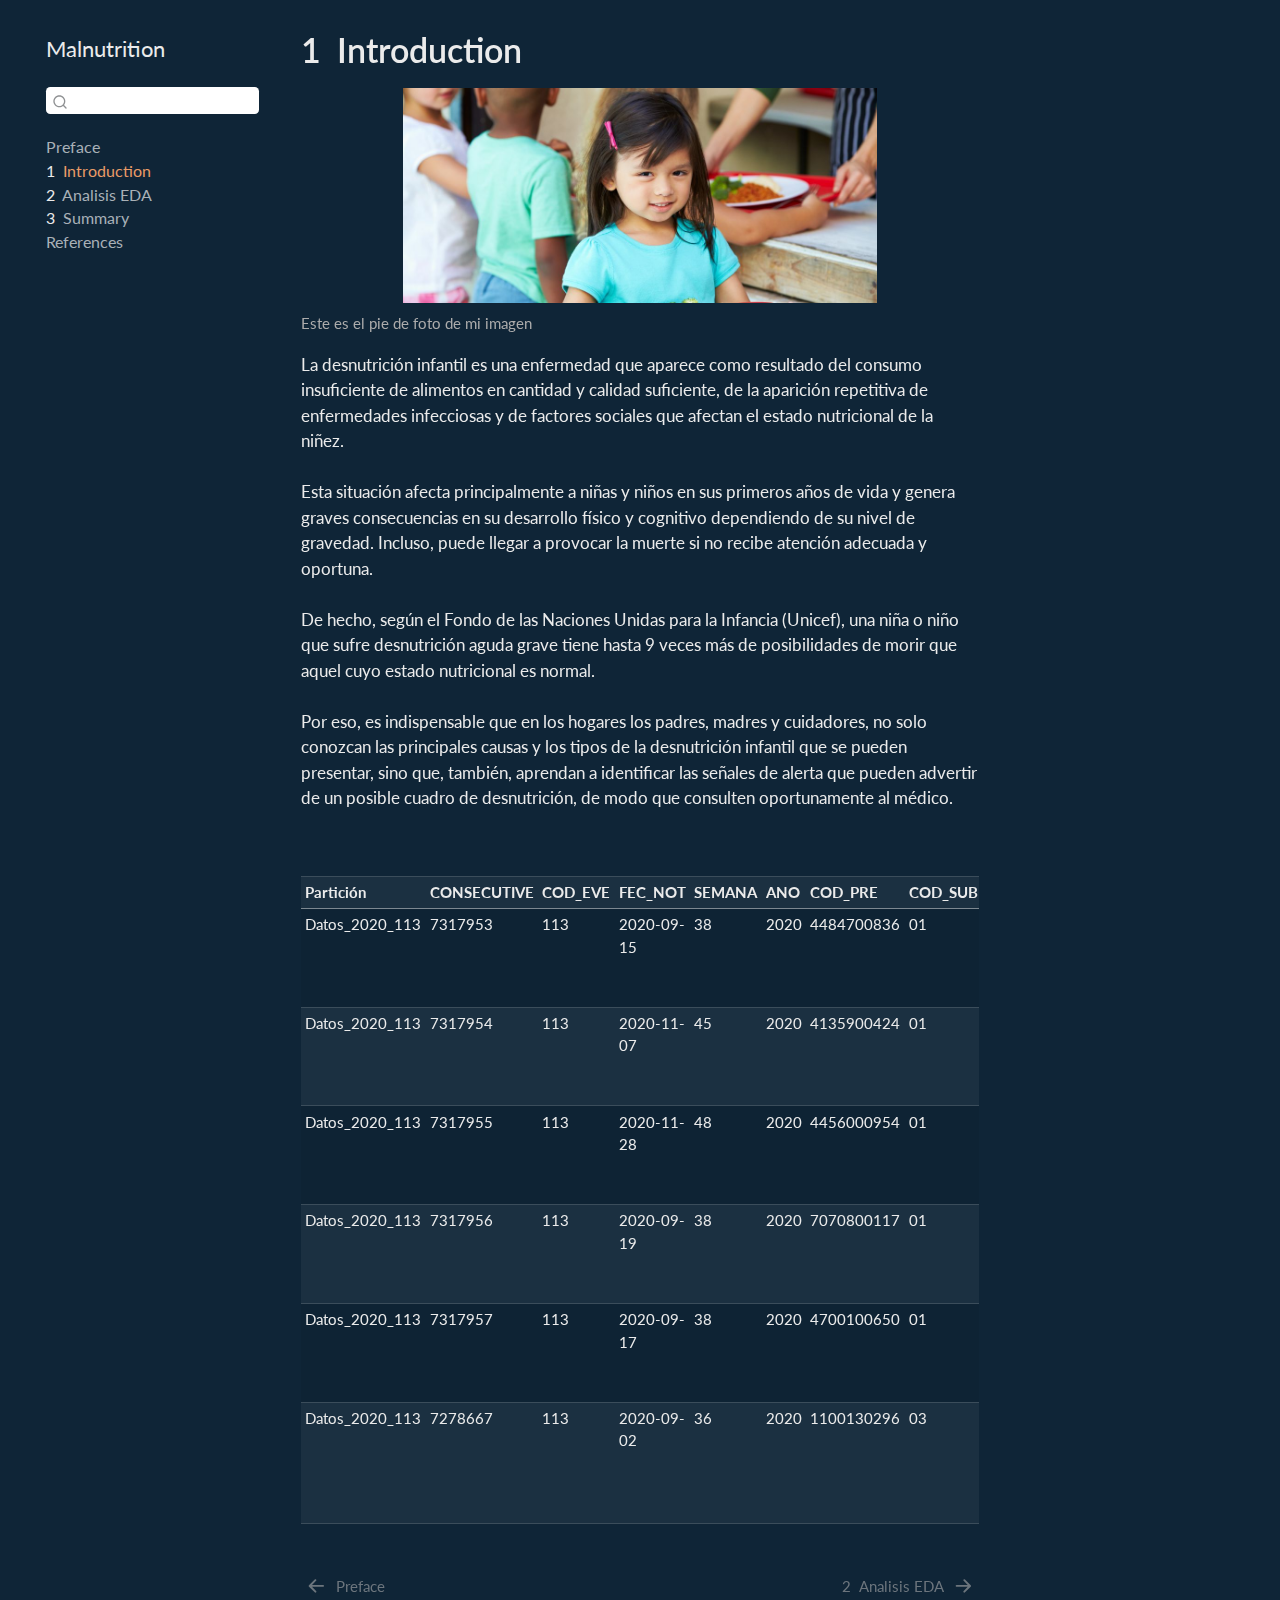
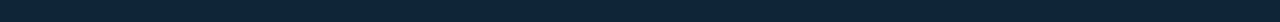
<file: intro.html>
<!DOCTYPE html>
<html xmlns="http://www.w3.org/1999/xhtml" lang="en" xml:lang="en"><head>

<meta charset="utf-8">
<meta name="generator" content="quarto-1.7.33">

<meta name="viewport" content="width=device-width, initial-scale=1.0, user-scalable=yes">


<title>1&nbsp; Introduction – Malnutrition</title>
<style>
code{white-space: pre-wrap;}
span.smallcaps{font-variant: small-caps;}
div.columns{display: flex; gap: min(4vw, 1.5em);}
div.column{flex: auto; overflow-x: auto;}
div.hanging-indent{margin-left: 1.5em; text-indent: -1.5em;}
ul.task-list{list-style: none;}
ul.task-list li input[type="checkbox"] {
  width: 0.8em;
  margin: 0 0.8em 0.2em -1em; /* quarto-specific, see https://github.com/quarto-dev/quarto-cli/issues/4556 */ 
  vertical-align: middle;
}
</style>


<script src="site_libs/quarto-nav/quarto-nav.js"></script>
<script src="site_libs/quarto-nav/headroom.min.js"></script>
<script src="site_libs/clipboard/clipboard.min.js"></script>
<script src="site_libs/quarto-search/autocomplete.umd.js"></script>
<script src="site_libs/quarto-search/fuse.min.js"></script>
<script src="site_libs/quarto-search/quarto-search.js"></script>
<meta name="quarto:offset" content="./">
<link href="./Analisis_EDA.html" rel="next">
<link href="./index.html" rel="prev">
<script src="site_libs/quarto-html/quarto.js" type="module"></script>
<script src="site_libs/quarto-html/tabsets/tabsets.js" type="module"></script>
<script src="site_libs/quarto-html/popper.min.js"></script>
<script src="site_libs/quarto-html/tippy.umd.min.js"></script>
<script src="site_libs/quarto-html/anchor.min.js"></script>
<link href="site_libs/quarto-html/tippy.css" rel="stylesheet">
<link href="site_libs/quarto-html/quarto-syntax-highlighting-dark-bc185b5c5bdbcb35c2eb49d8a876ef70.css" rel="stylesheet" id="quarto-text-highlighting-styles">
<script src="site_libs/bootstrap/bootstrap.min.js"></script>
<link href="site_libs/bootstrap/bootstrap-icons.css" rel="stylesheet">
<link href="site_libs/bootstrap/bootstrap-94425c1581b5c48c220deb74b01645f2.min.css" rel="stylesheet" append-hash="true" id="quarto-bootstrap" data-mode="dark">
<script id="quarto-search-options" type="application/json">{
  "location": "sidebar",
  "copy-button": false,
  "collapse-after": 3,
  "panel-placement": "start",
  "type": "textbox",
  "limit": 50,
  "keyboard-shortcut": [
    "f",
    "/",
    "s"
  ],
  "show-item-context": false,
  "language": {
    "search-no-results-text": "No results",
    "search-matching-documents-text": "matching documents",
    "search-copy-link-title": "Copy link to search",
    "search-hide-matches-text": "Hide additional matches",
    "search-more-match-text": "more match in this document",
    "search-more-matches-text": "more matches in this document",
    "search-clear-button-title": "Clear",
    "search-text-placeholder": "",
    "search-detached-cancel-button-title": "Cancel",
    "search-submit-button-title": "Submit",
    "search-label": "Search"
  }
}</script>


</head>

<body class="nav-sidebar floating quarto-light">

<div id="quarto-search-results"></div>
  <header id="quarto-header" class="headroom fixed-top">
  <nav class="quarto-secondary-nav">
    <div class="container-fluid d-flex">
      <button type="button" class="quarto-btn-toggle btn" data-bs-toggle="collapse" role="button" data-bs-target=".quarto-sidebar-collapse-item" aria-controls="quarto-sidebar" aria-expanded="false" aria-label="Toggle sidebar navigation" onclick="if (window.quartoToggleHeadroom) { window.quartoToggleHeadroom(); }">
        <i class="bi bi-layout-text-sidebar-reverse"></i>
      </button>
        <nav class="quarto-page-breadcrumbs" aria-label="breadcrumb"><ol class="breadcrumb"><li class="breadcrumb-item"><a href="./intro.html"><span class="chapter-number">1</span>&nbsp; <span class="chapter-title">Introduction</span></a></li></ol></nav>
        <a class="flex-grow-1" role="navigation" data-bs-toggle="collapse" data-bs-target=".quarto-sidebar-collapse-item" aria-controls="quarto-sidebar" aria-expanded="false" aria-label="Toggle sidebar navigation" onclick="if (window.quartoToggleHeadroom) { window.quartoToggleHeadroom(); }">      
        </a>
      <button type="button" class="btn quarto-search-button" aria-label="Search" onclick="window.quartoOpenSearch();">
        <i class="bi bi-search"></i>
      </button>
    </div>
  </nav>
</header>
<!-- content -->
<div id="quarto-content" class="quarto-container page-columns page-rows-contents page-layout-article">
<!-- sidebar -->
  <nav id="quarto-sidebar" class="sidebar collapse collapse-horizontal quarto-sidebar-collapse-item sidebar-navigation floating overflow-auto">
    <div class="pt-lg-2 mt-2 text-left sidebar-header">
    <div class="sidebar-title mb-0 py-0">
      <a href="./">Malnutrition</a> 
    </div>
      </div>
        <div class="mt-2 flex-shrink-0 align-items-center">
        <div class="sidebar-search">
        <div id="quarto-search" class="" title="Search"></div>
        </div>
        </div>
    <div class="sidebar-menu-container"> 
    <ul class="list-unstyled mt-1">
        <li class="sidebar-item">
  <div class="sidebar-item-container"> 
  <a href="./index.html" class="sidebar-item-text sidebar-link">
 <span class="menu-text">Preface</span></a>
  </div>
</li>
        <li class="sidebar-item">
  <div class="sidebar-item-container"> 
  <a href="./intro.html" class="sidebar-item-text sidebar-link active">
 <span class="menu-text"><span class="chapter-number">1</span>&nbsp; <span class="chapter-title">Introduction</span></span></a>
  </div>
</li>
        <li class="sidebar-item">
  <div class="sidebar-item-container"> 
  <a href="./Analisis_EDA.html" class="sidebar-item-text sidebar-link">
 <span class="menu-text"><span class="chapter-number">2</span>&nbsp; <span class="chapter-title">Analisis EDA</span></span></a>
  </div>
</li>
        <li class="sidebar-item">
  <div class="sidebar-item-container"> 
  <a href="./summary.html" class="sidebar-item-text sidebar-link">
 <span class="menu-text"><span class="chapter-number">3</span>&nbsp; <span class="chapter-title">Summary</span></span></a>
  </div>
</li>
        <li class="sidebar-item">
  <div class="sidebar-item-container"> 
  <a href="./references.html" class="sidebar-item-text sidebar-link">
 <span class="menu-text">References</span></a>
  </div>
</li>
    </ul>
    </div>
</nav>
<div id="quarto-sidebar-glass" class="quarto-sidebar-collapse-item" data-bs-toggle="collapse" data-bs-target=".quarto-sidebar-collapse-item"></div>
<!-- margin-sidebar -->
    <div id="quarto-margin-sidebar" class="sidebar margin-sidebar zindex-bottom">
        
    </div>
<!-- main -->
<main class="content" id="quarto-document-content">

<header id="title-block-header" class="quarto-title-block default">
<div class="quarto-title">
<h1 class="title"><span class="chapter-number">1</span>&nbsp; <span class="chapter-title">Introduction</span></h1>
</div>



<div class="quarto-title-meta">

    
  
    
  </div>
  


</header>


<div class="quarto-figure quarto-figure-center">
<figure class="figure">
<p><img src="imgen1.jpg" class="img-fluid figure-img" style="width:70.0%"></p>
<figcaption>Este es el pie de foto de mi imagen</figcaption>
</figure>
</div>
<p>La desnutrición infantil es una enfermedad que aparece como resultado del consumo insuficiente de alimentos en cantidad y calidad suficiente, de la aparición repetitiva de enfermedades infecciosas y de factores sociales que afectan el estado nutricional de la niñez.<br>
&nbsp;<br>
Esta situación afecta principalmente a niñas y niños en sus primeros años de vida y genera graves consecuencias en su desarrollo físico y cognitivo dependiendo de su nivel de gravedad. Incluso, puede llegar a provocar la muerte si no recibe atención adecuada y oportuna.<br>
&nbsp;<br>
De hecho, según el Fondo de las Naciones Unidas para la Infancia (Unicef), una niña o niño que sufre desnutrición aguda grave tiene hasta 9 veces más de posibilidades de morir que aquel cuyo estado nutricional es normal.<br>
&nbsp;<br>
Por eso, es indispensable que en los hogares los padres, madres y cuidadores, no solo conozcan las principales causas y los tipos de la desnutrición infantil que se pueden presentar, sino que, también, aprendan a identificar las señales de alerta que pueden advertir de un posible cuadro de desnutrición, de modo que consulten oportunamente al médico.</p>
<div class="cell">
<div class="cell-output-display">
<table class="caption-top table table-sm table-striped small">
<caption>¡Datos de Excel cargados exitosamente!</caption>
<colgroup>
<col style="width: 1%">
<col style="width: 1%">
<col style="width: 0%">
<col style="width: 1%">
<col style="width: 0%">
<col style="width: 0%">
<col style="width: 1%">
<col style="width: 0%">
<col style="width: 0%">
<col style="width: 0%">
<col style="width: 1%">
<col style="width: 2%">
<col style="width: 0%">
<col style="width: 1%">
<col style="width: 1%">
<col style="width: 1%">
<col style="width: 0%">
<col style="width: 1%">
<col style="width: 0%">
<col style="width: 0%">
<col style="width: 0%">
<col style="width: 0%">
<col style="width: 1%">
<col style="width: 0%">
<col style="width: 1%">
<col style="width: 1%">
<col style="width: 1%">
<col style="width: 1%">
<col style="width: 1%">
<col style="width: 0%">
<col style="width: 1%">
<col style="width: 1%">
<col style="width: 1%">
<col style="width: 1%">
<col style="width: 1%">
<col style="width: 1%">
<col style="width: 0%">
<col style="width: 0%">
<col style="width: 1%">
<col style="width: 1%">
<col style="width: 1%">
<col style="width: 1%">
<col style="width: 1%">
<col style="width: 1%">
<col style="width: 1%">
<col style="width: 0%">
<col style="width: 0%">
<col style="width: 1%">
<col style="width: 0%">
<col style="width: 0%">
<col style="width: 0%">
<col style="width: 1%">
<col style="width: 0%">
<col style="width: 0%">
<col style="width: 1%">
<col style="width: 1%">
<col style="width: 1%">
<col style="width: 1%">
<col style="width: 0%">
<col style="width: 1%">
<col style="width: 2%">
<col style="width: 1%">
<col style="width: 2%">
<col style="width: 2%">
<col style="width: 5%">
<col style="width: 1%">
<col style="width: 4%">
<col style="width: 2%">
<col style="width: 2%">
<col style="width: 1%">
<col style="width: 2%">
<col style="width: 2%">
<col style="width: 2%">
<col style="width: 2%">
</colgroup>
<thead>
<tr class="header">
<th style="text-align: left;">Partición</th>
<th style="text-align: left;">CONSECUTIVE</th>
<th style="text-align: left;">COD_EVE</th>
<th style="text-align: left;">FEC_NOT</th>
<th style="text-align: left;">SEMANA</th>
<th style="text-align: left;">ANO</th>
<th style="text-align: left;">COD_PRE</th>
<th style="text-align: left;">COD_SUB</th>
<th style="text-align: left;">EDAD</th>
<th style="text-align: left;">UNI_MED</th>
<th style="text-align: left;">nacionalidad</th>
<th style="text-align: left;">nombre_nacionalidad</th>
<th style="text-align: left;">SEXO</th>
<th style="text-align: left;">COD_PAIS_O</th>
<th style="text-align: left;">COD_DPTO_O</th>
<th style="text-align: left;">COD_MUN_O</th>
<th style="text-align: left;">AREA</th>
<th style="text-align: left;">OCUPACION</th>
<th style="text-align: left;">TIP_SS</th>
<th style="text-align: left;">COD_ASE</th>
<th style="text-align: left;">PER_ETN</th>
<th style="text-align: left;">GRU_POB</th>
<th style="text-align: left;">nom_grupo</th>
<th style="text-align: left;">estrato</th>
<th style="text-align: left;">GP_DISCAPA</th>
<th style="text-align: left;">GP_DESPLAZ</th>
<th style="text-align: left;">GP_MIGRANT</th>
<th style="text-align: left;">GP_CARCELA</th>
<th style="text-align: left;">GP_GESTAN</th>
<th style="text-align: left;">sem_ges</th>
<th style="text-align: left;">GP_INDIGEN</th>
<th style="text-align: left;">GP_POBICFB</th>
<th style="text-align: left;">GP_MAD_COM</th>
<th style="text-align: left;">GP_DESMOVI</th>
<th style="text-align: left;">GP_PSIQUIA</th>
<th style="text-align: left;">GP_VIC_VIO</th>
<th style="text-align: left;">GP_OTROS</th>
<th style="text-align: left;">fuente</th>
<th style="text-align: left;">COD_PAIS_R</th>
<th style="text-align: left;">COD_DPTO_R</th>
<th style="text-align: left;">COD_MUN_R</th>
<th style="text-align: left;">COD_DPTO_N</th>
<th style="text-align: left;">COD_MUN_N</th>
<th style="text-align: left;">FEC_CON</th>
<th style="text-align: left;">INI_SIN</th>
<th style="text-align: left;">TIP_CAS</th>
<th style="text-align: left;">PAC_HOS</th>
<th style="text-align: left;">FEC_HOS</th>
<th style="text-align: left;">CON_FIN</th>
<th style="text-align: left;">FEC_DEF</th>
<th style="text-align: left;">AJUSTE</th>
<th style="text-align: left;">FECHA_NTO</th>
<th style="text-align: left;">CER_DEF</th>
<th style="text-align: left;">CBMTE</th>
<th style="text-align: left;">FEC_ARC_XL</th>
<th style="text-align: left;">FEC_AJU</th>
<th style="text-align: left;">FM_FUERZA</th>
<th style="text-align: left;">FM_UNIDAD</th>
<th style="text-align: left;">FM_GRADO</th>
<th style="text-align: left;">confirmados</th>
<th style="text-align: left;">consecutive_origen</th>
<th style="text-align: left;">va_sispro</th>
<th style="text-align: left;">Estado_final_de_caso</th>
<th style="text-align: left;">nom_est_f_caso</th>
<th style="text-align: left;">Nom_upgd</th>
<th style="text-align: left;">Pais_ocurrencia</th>
<th style="text-align: left;">Nombre_evento</th>
<th style="text-align: left;">Departamento_ocurrencia</th>
<th style="text-align: left;">Municipio_ocurrencia</th>
<th style="text-align: left;">Pais_residencia</th>
<th style="text-align: left;">Departamento_residencia</th>
<th style="text-align: left;">Municipio_residencia</th>
<th style="text-align: left;">Departamento_Notificacion</th>
<th style="text-align: left;">Municipio_notificacion</th>
</tr>
</thead>
<tbody>
<tr class="odd">
<td style="text-align: left;">Datos_2020_113</td>
<td style="text-align: left;">7317953</td>
<td style="text-align: left;">113</td>
<td style="text-align: left;">2020-09-15</td>
<td style="text-align: left;">38</td>
<td style="text-align: left;">2020</td>
<td style="text-align: left;">4484700836</td>
<td style="text-align: left;">01</td>
<td style="text-align: left;">23</td>
<td style="text-align: left;">3</td>
<td style="text-align: left;">170</td>
<td style="text-align: left;">COLOMBIA</td>
<td style="text-align: left;">M</td>
<td style="text-align: left;">170</td>
<td style="text-align: left;">44</td>
<td style="text-align: left;">847</td>
<td style="text-align: left;">3</td>
<td style="text-align: left;">9999</td>
<td style="text-align: left;">S</td>
<td style="text-align: left;">EPSI04</td>
<td style="text-align: left;">1</td>
<td style="text-align: left;">NA</td>
<td style="text-align: left;">WAYUU</td>
<td style="text-align: left;">1</td>
<td style="text-align: left;">2</td>
<td style="text-align: left;">2</td>
<td style="text-align: left;">2</td>
<td style="text-align: left;">2</td>
<td style="text-align: left;">2</td>
<td style="text-align: left;">NA</td>
<td style="text-align: left;">2</td>
<td style="text-align: left;">2</td>
<td style="text-align: left;">2</td>
<td style="text-align: left;">2</td>
<td style="text-align: left;">2</td>
<td style="text-align: left;">2</td>
<td style="text-align: left;">1</td>
<td style="text-align: left;">1</td>
<td style="text-align: left;">170</td>
<td style="text-align: left;">44</td>
<td style="text-align: left;">847</td>
<td style="text-align: left;">44</td>
<td style="text-align: left;">44847</td>
<td style="text-align: left;">2020-09-15</td>
<td style="text-align: left;">2020-09-15</td>
<td style="text-align: left;">4</td>
<td style="text-align: left;">1</td>
<td style="text-align: left;">2020-09-15</td>
<td style="text-align: left;">1</td>
<td style="text-align: left;">NA</td>
<td style="text-align: left;">0</td>
<td style="text-align: left;">2020-08-29</td>
<td style="text-align: left;">NA</td>
<td style="text-align: left;">NA</td>
<td style="text-align: left;">2021-04-30</td>
<td style="text-align: left;">2020-09-21</td>
<td style="text-align: left;">NA</td>
<td style="text-align: left;">NA</td>
<td style="text-align: left;">NA</td>
<td style="text-align: left;">1</td>
<td style="text-align: left;">7530</td>
<td style="text-align: left;">1</td>
<td style="text-align: left;">4</td>
<td style="text-align: left;">Confirmado por Clínica</td>
<td style="text-align: left;">UNIDAD MATERNO INFANTIL TALAPUIN SAS</td>
<td style="text-align: left;">COLOMBIA</td>
<td style="text-align: left;">DESNUTRICIÓN AGUDA EN MENORES DE 5 AÑOS</td>
<td style="text-align: left;">GUAJIRA</td>
<td style="text-align: left;">URIBIA</td>
<td style="text-align: left;">COLOMBIA</td>
<td style="text-align: left;">GUAJIRA</td>
<td style="text-align: left;">URIBIA</td>
<td style="text-align: left;">GUAJIRA</td>
<td style="text-align: left;">URIBIA</td>
</tr>
<tr class="even">
<td style="text-align: left;">Datos_2020_113</td>
<td style="text-align: left;">7317954</td>
<td style="text-align: left;">113</td>
<td style="text-align: left;">2020-11-07</td>
<td style="text-align: left;">45</td>
<td style="text-align: left;">2020</td>
<td style="text-align: left;">4135900424</td>
<td style="text-align: left;">01</td>
<td style="text-align: left;">1</td>
<td style="text-align: left;">1</td>
<td style="text-align: left;">170</td>
<td style="text-align: left;">COLOMBIA</td>
<td style="text-align: left;">M</td>
<td style="text-align: left;">170</td>
<td style="text-align: left;">41</td>
<td style="text-align: left;">359</td>
<td style="text-align: left;">3</td>
<td style="text-align: left;">9999</td>
<td style="text-align: left;">S</td>
<td style="text-align: left;">EPSS45</td>
<td style="text-align: left;">6</td>
<td style="text-align: left;">NA</td>
<td style="text-align: left;">NA</td>
<td style="text-align: left;">1</td>
<td style="text-align: left;">2</td>
<td style="text-align: left;">2</td>
<td style="text-align: left;">2</td>
<td style="text-align: left;">2</td>
<td style="text-align: left;">2</td>
<td style="text-align: left;">NA</td>
<td style="text-align: left;">2</td>
<td style="text-align: left;">2</td>
<td style="text-align: left;">2</td>
<td style="text-align: left;">2</td>
<td style="text-align: left;">2</td>
<td style="text-align: left;">2</td>
<td style="text-align: left;">1</td>
<td style="text-align: left;">1</td>
<td style="text-align: left;">170</td>
<td style="text-align: left;">41</td>
<td style="text-align: left;">359</td>
<td style="text-align: left;">41</td>
<td style="text-align: left;">41359</td>
<td style="text-align: left;">2020-11-07</td>
<td style="text-align: left;">2020-11-07</td>
<td style="text-align: left;">4</td>
<td style="text-align: left;">2</td>
<td style="text-align: left;">NA</td>
<td style="text-align: left;">1</td>
<td style="text-align: left;">NA</td>
<td style="text-align: left;">0</td>
<td style="text-align: left;">2019-10-24</td>
<td style="text-align: left;">NA</td>
<td style="text-align: left;">NA</td>
<td style="text-align: left;">2021-04-30</td>
<td style="text-align: left;">2020-11-10</td>
<td style="text-align: left;">NA</td>
<td style="text-align: left;">NA</td>
<td style="text-align: left;">NA</td>
<td style="text-align: left;">1</td>
<td style="text-align: left;">7531</td>
<td style="text-align: left;">1</td>
<td style="text-align: left;">4</td>
<td style="text-align: left;">Confirmado por Clínica</td>
<td style="text-align: left;">ESE HOSPITAL SAN JOSE DE ISNOS</td>
<td style="text-align: left;">COLOMBIA</td>
<td style="text-align: left;">DESNUTRICIÓN AGUDA EN MENORES DE 5 AÑOS</td>
<td style="text-align: left;">HUILA</td>
<td style="text-align: left;">ISNOS (SAN JOSE DE ISNOS)</td>
<td style="text-align: left;">COLOMBIA</td>
<td style="text-align: left;">HUILA</td>
<td style="text-align: left;">ISNOS (SAN JOSE DE ISNOS)</td>
<td style="text-align: left;">HUILA</td>
<td style="text-align: left;">ISNOS (SAN JOSE DE ISNOS)</td>
</tr>
<tr class="odd">
<td style="text-align: left;">Datos_2020_113</td>
<td style="text-align: left;">7317955</td>
<td style="text-align: left;">113</td>
<td style="text-align: left;">2020-11-28</td>
<td style="text-align: left;">48</td>
<td style="text-align: left;">2020</td>
<td style="text-align: left;">4456000954</td>
<td style="text-align: left;">01</td>
<td style="text-align: left;">1</td>
<td style="text-align: left;">1</td>
<td style="text-align: left;">170</td>
<td style="text-align: left;">COLOMBIA</td>
<td style="text-align: left;">M</td>
<td style="text-align: left;">170</td>
<td style="text-align: left;">44</td>
<td style="text-align: left;">560</td>
<td style="text-align: left;">3</td>
<td style="text-align: left;">9999</td>
<td style="text-align: left;">S</td>
<td style="text-align: left;">CCF023</td>
<td style="text-align: left;">1</td>
<td style="text-align: left;">NA</td>
<td style="text-align: left;">WAYUU</td>
<td style="text-align: left;">1</td>
<td style="text-align: left;">2</td>
<td style="text-align: left;">2</td>
<td style="text-align: left;">2</td>
<td style="text-align: left;">2</td>
<td style="text-align: left;">2</td>
<td style="text-align: left;">NA</td>
<td style="text-align: left;">2</td>
<td style="text-align: left;">2</td>
<td style="text-align: left;">2</td>
<td style="text-align: left;">2</td>
<td style="text-align: left;">2</td>
<td style="text-align: left;">2</td>
<td style="text-align: left;">1</td>
<td style="text-align: left;">2</td>
<td style="text-align: left;">170</td>
<td style="text-align: left;">44</td>
<td style="text-align: left;">560</td>
<td style="text-align: left;">44</td>
<td style="text-align: left;">44560</td>
<td style="text-align: left;">2020-11-24</td>
<td style="text-align: left;">2020-11-24</td>
<td style="text-align: left;">4</td>
<td style="text-align: left;">2</td>
<td style="text-align: left;">NA</td>
<td style="text-align: left;">1</td>
<td style="text-align: left;">NA</td>
<td style="text-align: left;">0</td>
<td style="text-align: left;">2019-05-04</td>
<td style="text-align: left;">NA</td>
<td style="text-align: left;">NA</td>
<td style="text-align: left;">2021-04-30</td>
<td style="text-align: left;">2020-11-28</td>
<td style="text-align: left;">NA</td>
<td style="text-align: left;">NA</td>
<td style="text-align: left;">NA</td>
<td style="text-align: left;">1</td>
<td style="text-align: left;">7532</td>
<td style="text-align: left;">1</td>
<td style="text-align: left;">4</td>
<td style="text-align: left;">Confirmado por Clínica</td>
<td style="text-align: left;">KOTTUSHI SAO ANAA</td>
<td style="text-align: left;">COLOMBIA</td>
<td style="text-align: left;">DESNUTRICIÓN AGUDA EN MENORES DE 5 AÑOS</td>
<td style="text-align: left;">GUAJIRA</td>
<td style="text-align: left;">MANAURE</td>
<td style="text-align: left;">COLOMBIA</td>
<td style="text-align: left;">GUAJIRA</td>
<td style="text-align: left;">MANAURE</td>
<td style="text-align: left;">GUAJIRA</td>
<td style="text-align: left;">MANAURE</td>
</tr>
<tr class="even">
<td style="text-align: left;">Datos_2020_113</td>
<td style="text-align: left;">7317956</td>
<td style="text-align: left;">113</td>
<td style="text-align: left;">2020-09-19</td>
<td style="text-align: left;">38</td>
<td style="text-align: left;">2020</td>
<td style="text-align: left;">7070800117</td>
<td style="text-align: left;">01</td>
<td style="text-align: left;">2</td>
<td style="text-align: left;">2</td>
<td style="text-align: left;">170</td>
<td style="text-align: left;">COLOMBIA</td>
<td style="text-align: left;">M</td>
<td style="text-align: left;">170</td>
<td style="text-align: left;">70</td>
<td style="text-align: left;">708</td>
<td style="text-align: left;">2</td>
<td style="text-align: left;">9999</td>
<td style="text-align: left;">N</td>
<td style="text-align: left;">NA</td>
<td style="text-align: left;">6</td>
<td style="text-align: left;">NA</td>
<td style="text-align: left;">NA</td>
<td style="text-align: left;">1</td>
<td style="text-align: left;">2</td>
<td style="text-align: left;">2</td>
<td style="text-align: left;">2</td>
<td style="text-align: left;">2</td>
<td style="text-align: left;">2</td>
<td style="text-align: left;">NA</td>
<td style="text-align: left;">2</td>
<td style="text-align: left;">2</td>
<td style="text-align: left;">2</td>
<td style="text-align: left;">2</td>
<td style="text-align: left;">2</td>
<td style="text-align: left;">2</td>
<td style="text-align: left;">1</td>
<td style="text-align: left;">1</td>
<td style="text-align: left;">170</td>
<td style="text-align: left;">70</td>
<td style="text-align: left;">708</td>
<td style="text-align: left;">70</td>
<td style="text-align: left;">70708</td>
<td style="text-align: left;">2020-09-19</td>
<td style="text-align: left;">NA</td>
<td style="text-align: left;">4</td>
<td style="text-align: left;">2</td>
<td style="text-align: left;">NA</td>
<td style="text-align: left;">1</td>
<td style="text-align: left;">NA</td>
<td style="text-align: left;">7</td>
<td style="text-align: left;">2020-06-29</td>
<td style="text-align: left;">NA</td>
<td style="text-align: left;">NA</td>
<td style="text-align: left;">2021-04-30</td>
<td style="text-align: left;">2020-09-24</td>
<td style="text-align: left;">NA</td>
<td style="text-align: left;">NA</td>
<td style="text-align: left;">NA</td>
<td style="text-align: left;">1</td>
<td style="text-align: left;">7533</td>
<td style="text-align: left;">1</td>
<td style="text-align: left;">4</td>
<td style="text-align: left;">Confirmado por Clínica</td>
<td style="text-align: left;">ESE CENTRO DE SALUD SAN JOSE I NIVEL SAN MARCOS</td>
<td style="text-align: left;">COLOMBIA</td>
<td style="text-align: left;">DESNUTRICIÓN AGUDA EN MENORES DE 5 AÑOS</td>
<td style="text-align: left;">SUCRE</td>
<td style="text-align: left;">SAN MARCOS</td>
<td style="text-align: left;">COLOMBIA</td>
<td style="text-align: left;">SUCRE</td>
<td style="text-align: left;">SAN MARCOS</td>
<td style="text-align: left;">SUCRE</td>
<td style="text-align: left;">SAN MARCOS</td>
</tr>
<tr class="odd">
<td style="text-align: left;">Datos_2020_113</td>
<td style="text-align: left;">7317957</td>
<td style="text-align: left;">113</td>
<td style="text-align: left;">2020-09-17</td>
<td style="text-align: left;">38</td>
<td style="text-align: left;">2020</td>
<td style="text-align: left;">4700100650</td>
<td style="text-align: left;">01</td>
<td style="text-align: left;">2</td>
<td style="text-align: left;">2</td>
<td style="text-align: left;">170</td>
<td style="text-align: left;">COLOMBIA</td>
<td style="text-align: left;">M</td>
<td style="text-align: left;">170</td>
<td style="text-align: left;">47</td>
<td style="text-align: left;">001</td>
<td style="text-align: left;">1</td>
<td style="text-align: left;">9999</td>
<td style="text-align: left;">S</td>
<td style="text-align: left;">EPSS41</td>
<td style="text-align: left;">6</td>
<td style="text-align: left;">NA</td>
<td style="text-align: left;">NA</td>
<td style="text-align: left;">1</td>
<td style="text-align: left;">2</td>
<td style="text-align: left;">2</td>
<td style="text-align: left;">2</td>
<td style="text-align: left;">2</td>
<td style="text-align: left;">2</td>
<td style="text-align: left;">NA</td>
<td style="text-align: left;">2</td>
<td style="text-align: left;">2</td>
<td style="text-align: left;">2</td>
<td style="text-align: left;">2</td>
<td style="text-align: left;">2</td>
<td style="text-align: left;">2</td>
<td style="text-align: left;">1</td>
<td style="text-align: left;">1</td>
<td style="text-align: left;">170</td>
<td style="text-align: left;">47</td>
<td style="text-align: left;">001</td>
<td style="text-align: left;">47</td>
<td style="text-align: left;">47001</td>
<td style="text-align: left;">2020-09-17</td>
<td style="text-align: left;">2020-09-13</td>
<td style="text-align: left;">4</td>
<td style="text-align: left;">1</td>
<td style="text-align: left;">2020-09-17</td>
<td style="text-align: left;">1</td>
<td style="text-align: left;">NA</td>
<td style="text-align: left;">0</td>
<td style="text-align: left;">2020-07-24</td>
<td style="text-align: left;">NA</td>
<td style="text-align: left;">NA</td>
<td style="text-align: left;">2021-04-30</td>
<td style="text-align: left;">2020-09-25</td>
<td style="text-align: left;">NA</td>
<td style="text-align: left;">NA</td>
<td style="text-align: left;">NA</td>
<td style="text-align: left;">1</td>
<td style="text-align: left;">7534</td>
<td style="text-align: left;">1</td>
<td style="text-align: left;">4</td>
<td style="text-align: left;">Confirmado por Clínica</td>
<td style="text-align: left;">HOSPITAL UNIVERSITARIO FERNANDO TROCONIS</td>
<td style="text-align: left;">COLOMBIA</td>
<td style="text-align: left;">DESNUTRICIÓN AGUDA EN MENORES DE 5 AÑOS</td>
<td style="text-align: left;">MAGDALENA</td>
<td style="text-align: left;">SANTA MARTHA</td>
<td style="text-align: left;">COLOMBIA</td>
<td style="text-align: left;">MAGDALENA</td>
<td style="text-align: left;">SANTA MARTHA</td>
<td style="text-align: left;">MAGDALENA</td>
<td style="text-align: left;">SANTA MARTHA</td>
</tr>
<tr class="even">
<td style="text-align: left;">Datos_2020_113</td>
<td style="text-align: left;">7278667</td>
<td style="text-align: left;">113</td>
<td style="text-align: left;">2020-09-02</td>
<td style="text-align: left;">36</td>
<td style="text-align: left;">2020</td>
<td style="text-align: left;">1100130296</td>
<td style="text-align: left;">03</td>
<td style="text-align: left;">3</td>
<td style="text-align: left;">2</td>
<td style="text-align: left;">170</td>
<td style="text-align: left;">COLOMBIA</td>
<td style="text-align: left;">F</td>
<td style="text-align: left;">170</td>
<td style="text-align: left;">11</td>
<td style="text-align: left;">001</td>
<td style="text-align: left;">1</td>
<td style="text-align: left;">9999</td>
<td style="text-align: left;">S</td>
<td style="text-align: left;">EPSS34</td>
<td style="text-align: left;">6</td>
<td style="text-align: left;">NA</td>
<td style="text-align: left;">NA</td>
<td style="text-align: left;">2</td>
<td style="text-align: left;">2</td>
<td style="text-align: left;">2</td>
<td style="text-align: left;">2</td>
<td style="text-align: left;">2</td>
<td style="text-align: left;">2</td>
<td style="text-align: left;">NA</td>
<td style="text-align: left;">2</td>
<td style="text-align: left;">2</td>
<td style="text-align: left;">2</td>
<td style="text-align: left;">2</td>
<td style="text-align: left;">2</td>
<td style="text-align: left;">2</td>
<td style="text-align: left;">1</td>
<td style="text-align: left;">1</td>
<td style="text-align: left;">170</td>
<td style="text-align: left;">11</td>
<td style="text-align: left;">001</td>
<td style="text-align: left;">11</td>
<td style="text-align: left;">11001</td>
<td style="text-align: left;">2020-09-01</td>
<td style="text-align: left;">2020-09-01</td>
<td style="text-align: left;">4</td>
<td style="text-align: left;">1</td>
<td style="text-align: left;">2020-09-01</td>
<td style="text-align: left;">1</td>
<td style="text-align: left;">NA</td>
<td style="text-align: left;">0</td>
<td style="text-align: left;">2020-05-31</td>
<td style="text-align: left;">NA</td>
<td style="text-align: left;">NA</td>
<td style="text-align: left;">2021-04-30</td>
<td style="text-align: left;">2020-09-02</td>
<td style="text-align: left;">NA</td>
<td style="text-align: left;">NA</td>
<td style="text-align: left;">NA</td>
<td style="text-align: left;">1</td>
<td style="text-align: left;">10740</td>
<td style="text-align: left;">1</td>
<td style="text-align: left;">4</td>
<td style="text-align: left;">Confirmado por Clínica</td>
<td style="text-align: left;">UNIDAD DE SERVICIOS DE SALUD PATIO BONITO TINTAL</td>
<td style="text-align: left;">COLOMBIA</td>
<td style="text-align: left;">DESNUTRICIÓN AGUDA EN MENORES DE 5 AÑOS</td>
<td style="text-align: left;">BOGOTA</td>
<td style="text-align: left;">BOGOTA</td>
<td style="text-align: left;">COLOMBIA</td>
<td style="text-align: left;">BOGOTA</td>
<td style="text-align: left;">BOGOTA</td>
<td style="text-align: left;">BOGOTA</td>
<td style="text-align: left;">BOGOTA</td>
</tr>
</tbody>
</table>
</div>
</div>



</main> <!-- /main -->
<script id="quarto-html-after-body" type="application/javascript">
  window.document.addEventListener("DOMContentLoaded", function (event) {
    const icon = "";
    const anchorJS = new window.AnchorJS();
    anchorJS.options = {
      placement: 'right',
      icon: icon
    };
    anchorJS.add('.anchored');
    const isCodeAnnotation = (el) => {
      for (const clz of el.classList) {
        if (clz.startsWith('code-annotation-')) {                     
          return true;
        }
      }
      return false;
    }
    const onCopySuccess = function(e) {
      // button target
      const button = e.trigger;
      // don't keep focus
      button.blur();
      // flash "checked"
      button.classList.add('code-copy-button-checked');
      var currentTitle = button.getAttribute("title");
      button.setAttribute("title", "Copied!");
      let tooltip;
      if (window.bootstrap) {
        button.setAttribute("data-bs-toggle", "tooltip");
        button.setAttribute("data-bs-placement", "left");
        button.setAttribute("data-bs-title", "Copied!");
        tooltip = new bootstrap.Tooltip(button, 
          { trigger: "manual", 
            customClass: "code-copy-button-tooltip",
            offset: [0, -8]});
        tooltip.show();    
      }
      setTimeout(function() {
        if (tooltip) {
          tooltip.hide();
          button.removeAttribute("data-bs-title");
          button.removeAttribute("data-bs-toggle");
          button.removeAttribute("data-bs-placement");
        }
        button.setAttribute("title", currentTitle);
        button.classList.remove('code-copy-button-checked');
      }, 1000);
      // clear code selection
      e.clearSelection();
    }
    const getTextToCopy = function(trigger) {
        const codeEl = trigger.previousElementSibling.cloneNode(true);
        for (const childEl of codeEl.children) {
          if (isCodeAnnotation(childEl)) {
            childEl.remove();
          }
        }
        return codeEl.innerText;
    }
    const clipboard = new window.ClipboardJS('.code-copy-button:not([data-in-quarto-modal])', {
      text: getTextToCopy
    });
    clipboard.on('success', onCopySuccess);
    if (window.document.getElementById('quarto-embedded-source-code-modal')) {
      const clipboardModal = new window.ClipboardJS('.code-copy-button[data-in-quarto-modal]', {
        text: getTextToCopy,
        container: window.document.getElementById('quarto-embedded-source-code-modal')
      });
      clipboardModal.on('success', onCopySuccess);
    }
      var localhostRegex = new RegExp(/^(?:http|https):\/\/localhost\:?[0-9]*\//);
      var mailtoRegex = new RegExp(/^mailto:/);
        var filterRegex = new RegExp('/' + window.location.host + '/');
      var isInternal = (href) => {
          return filterRegex.test(href) || localhostRegex.test(href) || mailtoRegex.test(href);
      }
      // Inspect non-navigation links and adorn them if external
     var links = window.document.querySelectorAll('a[href]:not(.nav-link):not(.navbar-brand):not(.toc-action):not(.sidebar-link):not(.sidebar-item-toggle):not(.pagination-link):not(.no-external):not([aria-hidden]):not(.dropdown-item):not(.quarto-navigation-tool):not(.about-link)');
      for (var i=0; i<links.length; i++) {
        const link = links[i];
        if (!isInternal(link.href)) {
          // undo the damage that might have been done by quarto-nav.js in the case of
          // links that we want to consider external
          if (link.dataset.originalHref !== undefined) {
            link.href = link.dataset.originalHref;
          }
        }
      }
    function tippyHover(el, contentFn, onTriggerFn, onUntriggerFn) {
      const config = {
        allowHTML: true,
        maxWidth: 500,
        delay: 100,
        arrow: false,
        appendTo: function(el) {
            return el.parentElement;
        },
        interactive: true,
        interactiveBorder: 10,
        theme: 'quarto',
        placement: 'bottom-start',
      };
      if (contentFn) {
        config.content = contentFn;
      }
      if (onTriggerFn) {
        config.onTrigger = onTriggerFn;
      }
      if (onUntriggerFn) {
        config.onUntrigger = onUntriggerFn;
      }
      window.tippy(el, config); 
    }
    const noterefs = window.document.querySelectorAll('a[role="doc-noteref"]');
    for (var i=0; i<noterefs.length; i++) {
      const ref = noterefs[i];
      tippyHover(ref, function() {
        // use id or data attribute instead here
        let href = ref.getAttribute('data-footnote-href') || ref.getAttribute('href');
        try { href = new URL(href).hash; } catch {}
        const id = href.replace(/^#\/?/, "");
        const note = window.document.getElementById(id);
        if (note) {
          return note.innerHTML;
        } else {
          return "";
        }
      });
    }
    const xrefs = window.document.querySelectorAll('a.quarto-xref');
    const processXRef = (id, note) => {
      // Strip column container classes
      const stripColumnClz = (el) => {
        el.classList.remove("page-full", "page-columns");
        if (el.children) {
          for (const child of el.children) {
            stripColumnClz(child);
          }
        }
      }
      stripColumnClz(note)
      if (id === null || id.startsWith('sec-')) {
        // Special case sections, only their first couple elements
        const container = document.createElement("div");
        if (note.children && note.children.length > 2) {
          container.appendChild(note.children[0].cloneNode(true));
          for (let i = 1; i < note.children.length; i++) {
            const child = note.children[i];
            if (child.tagName === "P" && child.innerText === "") {
              continue;
            } else {
              container.appendChild(child.cloneNode(true));
              break;
            }
          }
          if (window.Quarto?.typesetMath) {
            window.Quarto.typesetMath(container);
          }
          return container.innerHTML
        } else {
          if (window.Quarto?.typesetMath) {
            window.Quarto.typesetMath(note);
          }
          return note.innerHTML;
        }
      } else {
        // Remove any anchor links if they are present
        const anchorLink = note.querySelector('a.anchorjs-link');
        if (anchorLink) {
          anchorLink.remove();
        }
        if (window.Quarto?.typesetMath) {
          window.Quarto.typesetMath(note);
        }
        if (note.classList.contains("callout")) {
          return note.outerHTML;
        } else {
          return note.innerHTML;
        }
      }
    }
    for (var i=0; i<xrefs.length; i++) {
      const xref = xrefs[i];
      tippyHover(xref, undefined, function(instance) {
        instance.disable();
        let url = xref.getAttribute('href');
        let hash = undefined; 
        if (url.startsWith('#')) {
          hash = url;
        } else {
          try { hash = new URL(url).hash; } catch {}
        }
        if (hash) {
          const id = hash.replace(/^#\/?/, "");
          const note = window.document.getElementById(id);
          if (note !== null) {
            try {
              const html = processXRef(id, note.cloneNode(true));
              instance.setContent(html);
            } finally {
              instance.enable();
              instance.show();
            }
          } else {
            // See if we can fetch this
            fetch(url.split('#')[0])
            .then(res => res.text())
            .then(html => {
              const parser = new DOMParser();
              const htmlDoc = parser.parseFromString(html, "text/html");
              const note = htmlDoc.getElementById(id);
              if (note !== null) {
                const html = processXRef(id, note);
                instance.setContent(html);
              } 
            }).finally(() => {
              instance.enable();
              instance.show();
            });
          }
        } else {
          // See if we can fetch a full url (with no hash to target)
          // This is a special case and we should probably do some content thinning / targeting
          fetch(url)
          .then(res => res.text())
          .then(html => {
            const parser = new DOMParser();
            const htmlDoc = parser.parseFromString(html, "text/html");
            const note = htmlDoc.querySelector('main.content');
            if (note !== null) {
              // This should only happen for chapter cross references
              // (since there is no id in the URL)
              // remove the first header
              if (note.children.length > 0 && note.children[0].tagName === "HEADER") {
                note.children[0].remove();
              }
              const html = processXRef(null, note);
              instance.setContent(html);
            } 
          }).finally(() => {
            instance.enable();
            instance.show();
          });
        }
      }, function(instance) {
      });
    }
        let selectedAnnoteEl;
        const selectorForAnnotation = ( cell, annotation) => {
          let cellAttr = 'data-code-cell="' + cell + '"';
          let lineAttr = 'data-code-annotation="' +  annotation + '"';
          const selector = 'span[' + cellAttr + '][' + lineAttr + ']';
          return selector;
        }
        const selectCodeLines = (annoteEl) => {
          const doc = window.document;
          const targetCell = annoteEl.getAttribute("data-target-cell");
          const targetAnnotation = annoteEl.getAttribute("data-target-annotation");
          const annoteSpan = window.document.querySelector(selectorForAnnotation(targetCell, targetAnnotation));
          const lines = annoteSpan.getAttribute("data-code-lines").split(",");
          const lineIds = lines.map((line) => {
            return targetCell + "-" + line;
          })
          let top = null;
          let height = null;
          let parent = null;
          if (lineIds.length > 0) {
              //compute the position of the single el (top and bottom and make a div)
              const el = window.document.getElementById(lineIds[0]);
              top = el.offsetTop;
              height = el.offsetHeight;
              parent = el.parentElement.parentElement;
            if (lineIds.length > 1) {
              const lastEl = window.document.getElementById(lineIds[lineIds.length - 1]);
              const bottom = lastEl.offsetTop + lastEl.offsetHeight;
              height = bottom - top;
            }
            if (top !== null && height !== null && parent !== null) {
              // cook up a div (if necessary) and position it 
              let div = window.document.getElementById("code-annotation-line-highlight");
              if (div === null) {
                div = window.document.createElement("div");
                div.setAttribute("id", "code-annotation-line-highlight");
                div.style.position = 'absolute';
                parent.appendChild(div);
              }
              div.style.top = top - 2 + "px";
              div.style.height = height + 4 + "px";
              div.style.left = 0;
              let gutterDiv = window.document.getElementById("code-annotation-line-highlight-gutter");
              if (gutterDiv === null) {
                gutterDiv = window.document.createElement("div");
                gutterDiv.setAttribute("id", "code-annotation-line-highlight-gutter");
                gutterDiv.style.position = 'absolute';
                const codeCell = window.document.getElementById(targetCell);
                const gutter = codeCell.querySelector('.code-annotation-gutter');
                gutter.appendChild(gutterDiv);
              }
              gutterDiv.style.top = top - 2 + "px";
              gutterDiv.style.height = height + 4 + "px";
            }
            selectedAnnoteEl = annoteEl;
          }
        };
        const unselectCodeLines = () => {
          const elementsIds = ["code-annotation-line-highlight", "code-annotation-line-highlight-gutter"];
          elementsIds.forEach((elId) => {
            const div = window.document.getElementById(elId);
            if (div) {
              div.remove();
            }
          });
          selectedAnnoteEl = undefined;
        };
          // Handle positioning of the toggle
      window.addEventListener(
        "resize",
        throttle(() => {
          elRect = undefined;
          if (selectedAnnoteEl) {
            selectCodeLines(selectedAnnoteEl);
          }
        }, 10)
      );
      function throttle(fn, ms) {
      let throttle = false;
      let timer;
        return (...args) => {
          if(!throttle) { // first call gets through
              fn.apply(this, args);
              throttle = true;
          } else { // all the others get throttled
              if(timer) clearTimeout(timer); // cancel #2
              timer = setTimeout(() => {
                fn.apply(this, args);
                timer = throttle = false;
              }, ms);
          }
        };
      }
        // Attach click handler to the DT
        const annoteDls = window.document.querySelectorAll('dt[data-target-cell]');
        for (const annoteDlNode of annoteDls) {
          annoteDlNode.addEventListener('click', (event) => {
            const clickedEl = event.target;
            if (clickedEl !== selectedAnnoteEl) {
              unselectCodeLines();
              const activeEl = window.document.querySelector('dt[data-target-cell].code-annotation-active');
              if (activeEl) {
                activeEl.classList.remove('code-annotation-active');
              }
              selectCodeLines(clickedEl);
              clickedEl.classList.add('code-annotation-active');
            } else {
              // Unselect the line
              unselectCodeLines();
              clickedEl.classList.remove('code-annotation-active');
            }
          });
        }
    const findCites = (el) => {
      const parentEl = el.parentElement;
      if (parentEl) {
        const cites = parentEl.dataset.cites;
        if (cites) {
          return {
            el,
            cites: cites.split(' ')
          };
        } else {
          return findCites(el.parentElement)
        }
      } else {
        return undefined;
      }
    };
    var bibliorefs = window.document.querySelectorAll('a[role="doc-biblioref"]');
    for (var i=0; i<bibliorefs.length; i++) {
      const ref = bibliorefs[i];
      const citeInfo = findCites(ref);
      if (citeInfo) {
        tippyHover(citeInfo.el, function() {
          var popup = window.document.createElement('div');
          citeInfo.cites.forEach(function(cite) {
            var citeDiv = window.document.createElement('div');
            citeDiv.classList.add('hanging-indent');
            citeDiv.classList.add('csl-entry');
            var biblioDiv = window.document.getElementById('ref-' + cite);
            if (biblioDiv) {
              citeDiv.innerHTML = biblioDiv.innerHTML;
            }
            popup.appendChild(citeDiv);
          });
          return popup.innerHTML;
        });
      }
    }
  });
  </script>
<nav class="page-navigation">
  <div class="nav-page nav-page-previous">
      <a href="./index.html" class="pagination-link" aria-label="Preface">
        <i class="bi bi-arrow-left-short"></i> <span class="nav-page-text">Preface</span>
      </a>          
  </div>
  <div class="nav-page nav-page-next">
      <a href="./Analisis_EDA.html" class="pagination-link" aria-label="Analisis EDA">
        <span class="nav-page-text"><span class="chapter-number">2</span>&nbsp; <span class="chapter-title">Analisis EDA</span></span> <i class="bi bi-arrow-right-short"></i>
      </a>
  </div>
</nav>
</div> <!-- /content -->




</body></html>
</file>
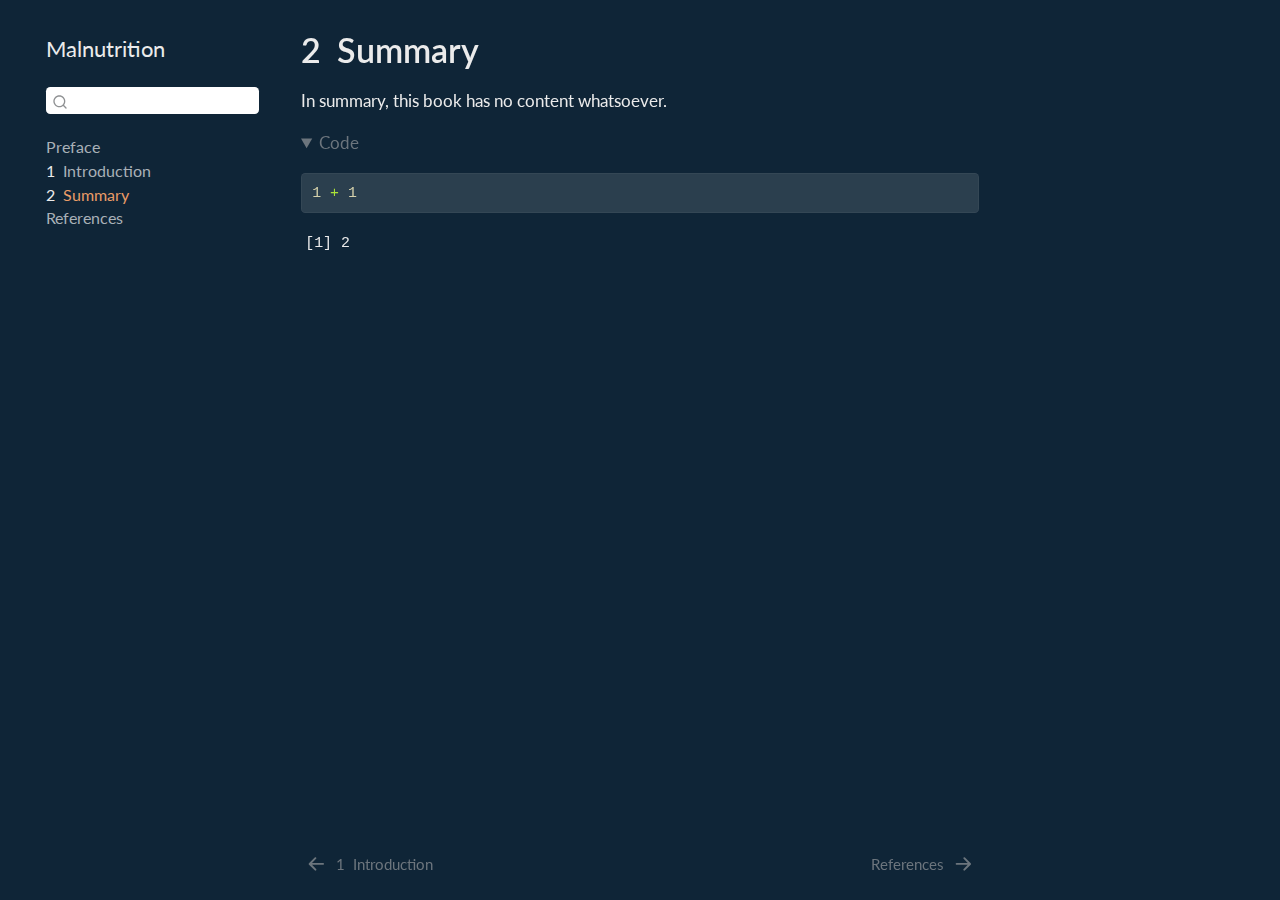
<file: summary.html>
<!DOCTYPE html>
<html xmlns="http://www.w3.org/1999/xhtml" lang="en" xml:lang="en"><head>

<meta charset="utf-8">
<meta name="generator" content="quarto-1.7.33">

<meta name="viewport" content="width=device-width, initial-scale=1.0, user-scalable=yes">


<title>2&nbsp; Summary – Malnutrition</title>
<style>
code{white-space: pre-wrap;}
span.smallcaps{font-variant: small-caps;}
div.columns{display: flex; gap: min(4vw, 1.5em);}
div.column{flex: auto; overflow-x: auto;}
div.hanging-indent{margin-left: 1.5em; text-indent: -1.5em;}
ul.task-list{list-style: none;}
ul.task-list li input[type="checkbox"] {
  width: 0.8em;
  margin: 0 0.8em 0.2em -1em; /* quarto-specific, see https://github.com/quarto-dev/quarto-cli/issues/4556 */ 
  vertical-align: middle;
}
/* CSS for syntax highlighting */
html { -webkit-text-size-adjust: 100%; }
pre > code.sourceCode { white-space: pre; position: relative; }
pre > code.sourceCode > span { display: inline-block; line-height: 1.25; }
pre > code.sourceCode > span:empty { height: 1.2em; }
.sourceCode { overflow: visible; }
code.sourceCode > span { color: inherit; text-decoration: inherit; }
div.sourceCode { margin: 1em 0; }
pre.sourceCode { margin: 0; }
@media screen {
div.sourceCode { overflow: auto; }
}
@media print {
pre > code.sourceCode { white-space: pre-wrap; }
pre > code.sourceCode > span { text-indent: -5em; padding-left: 5em; }
}
pre.numberSource code
  { counter-reset: source-line 0; }
pre.numberSource code > span
  { position: relative; left: -4em; counter-increment: source-line; }
pre.numberSource code > span > a:first-child::before
  { content: counter(source-line);
    position: relative; left: -1em; text-align: right; vertical-align: baseline;
    border: none; display: inline-block;
    -webkit-touch-callout: none; -webkit-user-select: none;
    -khtml-user-select: none; -moz-user-select: none;
    -ms-user-select: none; user-select: none;
    padding: 0 4px; width: 4em;
  }
pre.numberSource { margin-left: 3em;  padding-left: 4px; }
div.sourceCode
  {   }
@media screen {
pre > code.sourceCode > span > a:first-child::before { text-decoration: underline; }
}
</style>


<script src="site_libs/quarto-nav/quarto-nav.js"></script>
<script src="site_libs/quarto-nav/headroom.min.js"></script>
<script src="site_libs/clipboard/clipboard.min.js"></script>
<script src="site_libs/quarto-search/autocomplete.umd.js"></script>
<script src="site_libs/quarto-search/fuse.min.js"></script>
<script src="site_libs/quarto-search/quarto-search.js"></script>
<meta name="quarto:offset" content="./">
<link href="./references.html" rel="next">
<link href="./intro.html" rel="prev">
<script src="site_libs/quarto-html/quarto.js" type="module"></script>
<script src="site_libs/quarto-html/tabsets/tabsets.js" type="module"></script>
<script src="site_libs/quarto-html/popper.min.js"></script>
<script src="site_libs/quarto-html/tippy.umd.min.js"></script>
<script src="site_libs/quarto-html/anchor.min.js"></script>
<link href="site_libs/quarto-html/tippy.css" rel="stylesheet">
<link href="site_libs/quarto-html/quarto-syntax-highlighting-dark-bc185b5c5bdbcb35c2eb49d8a876ef70.css" rel="stylesheet" id="quarto-text-highlighting-styles">
<script src="site_libs/bootstrap/bootstrap.min.js"></script>
<link href="site_libs/bootstrap/bootstrap-icons.css" rel="stylesheet">
<link href="site_libs/bootstrap/bootstrap-94425c1581b5c48c220deb74b01645f2.min.css" rel="stylesheet" append-hash="true" id="quarto-bootstrap" data-mode="dark">
<script id="quarto-search-options" type="application/json">{
  "location": "sidebar",
  "copy-button": false,
  "collapse-after": 3,
  "panel-placement": "start",
  "type": "textbox",
  "limit": 50,
  "keyboard-shortcut": [
    "f",
    "/",
    "s"
  ],
  "show-item-context": false,
  "language": {
    "search-no-results-text": "No results",
    "search-matching-documents-text": "matching documents",
    "search-copy-link-title": "Copy link to search",
    "search-hide-matches-text": "Hide additional matches",
    "search-more-match-text": "more match in this document",
    "search-more-matches-text": "more matches in this document",
    "search-clear-button-title": "Clear",
    "search-text-placeholder": "",
    "search-detached-cancel-button-title": "Cancel",
    "search-submit-button-title": "Submit",
    "search-label": "Search"
  }
}</script>


</head>

<body class="nav-sidebar floating quarto-light">

<div id="quarto-search-results"></div>
  <header id="quarto-header" class="headroom fixed-top">
  <nav class="quarto-secondary-nav">
    <div class="container-fluid d-flex">
      <button type="button" class="quarto-btn-toggle btn" data-bs-toggle="collapse" role="button" data-bs-target=".quarto-sidebar-collapse-item" aria-controls="quarto-sidebar" aria-expanded="false" aria-label="Toggle sidebar navigation" onclick="if (window.quartoToggleHeadroom) { window.quartoToggleHeadroom(); }">
        <i class="bi bi-layout-text-sidebar-reverse"></i>
      </button>
        <nav class="quarto-page-breadcrumbs" aria-label="breadcrumb"><ol class="breadcrumb"><li class="breadcrumb-item"><a href="./summary.html"><span class="chapter-number">2</span>&nbsp; <span class="chapter-title">Summary</span></a></li></ol></nav>
        <a class="flex-grow-1" role="navigation" data-bs-toggle="collapse" data-bs-target=".quarto-sidebar-collapse-item" aria-controls="quarto-sidebar" aria-expanded="false" aria-label="Toggle sidebar navigation" onclick="if (window.quartoToggleHeadroom) { window.quartoToggleHeadroom(); }">      
        </a>
      <button type="button" class="btn quarto-search-button" aria-label="Search" onclick="window.quartoOpenSearch();">
        <i class="bi bi-search"></i>
      </button>
    </div>
  </nav>
</header>
<!-- content -->
<div id="quarto-content" class="quarto-container page-columns page-rows-contents page-layout-article">
<!-- sidebar -->
  <nav id="quarto-sidebar" class="sidebar collapse collapse-horizontal quarto-sidebar-collapse-item sidebar-navigation floating overflow-auto">
    <div class="pt-lg-2 mt-2 text-left sidebar-header">
    <div class="sidebar-title mb-0 py-0">
      <a href="./">Malnutrition</a> 
    </div>
      </div>
        <div class="mt-2 flex-shrink-0 align-items-center">
        <div class="sidebar-search">
        <div id="quarto-search" class="" title="Search"></div>
        </div>
        </div>
    <div class="sidebar-menu-container"> 
    <ul class="list-unstyled mt-1">
        <li class="sidebar-item">
  <div class="sidebar-item-container"> 
  <a href="./index.html" class="sidebar-item-text sidebar-link">
 <span class="menu-text">Preface</span></a>
  </div>
</li>
        <li class="sidebar-item">
  <div class="sidebar-item-container"> 
  <a href="./intro.html" class="sidebar-item-text sidebar-link">
 <span class="menu-text"><span class="chapter-number">1</span>&nbsp; <span class="chapter-title">Introduction</span></span></a>
  </div>
</li>
        <li class="sidebar-item">
  <div class="sidebar-item-container"> 
  <a href="./summary.html" class="sidebar-item-text sidebar-link active">
 <span class="menu-text"><span class="chapter-number">2</span>&nbsp; <span class="chapter-title">Summary</span></span></a>
  </div>
</li>
        <li class="sidebar-item">
  <div class="sidebar-item-container"> 
  <a href="./references.html" class="sidebar-item-text sidebar-link">
 <span class="menu-text">References</span></a>
  </div>
</li>
    </ul>
    </div>
</nav>
<div id="quarto-sidebar-glass" class="quarto-sidebar-collapse-item" data-bs-toggle="collapse" data-bs-target=".quarto-sidebar-collapse-item"></div>
<!-- margin-sidebar -->
    <div id="quarto-margin-sidebar" class="sidebar margin-sidebar zindex-bottom">
        
    </div>
<!-- main -->
<main class="content" id="quarto-document-content">

<header id="title-block-header" class="quarto-title-block default">
<div class="quarto-title">
<h1 class="title"><span class="chapter-number">2</span>&nbsp; <span class="chapter-title">Summary</span></h1>
</div>



<div class="quarto-title-meta">

    
  
    
  </div>
  


</header>


<p>In summary, this book has no content whatsoever.</p>
<div class="cell">
<details open="" class="code-fold">
<summary>Code</summary>
<div class="sourceCode cell-code" id="cb1"><pre class="sourceCode r code-with-copy"><code class="sourceCode r"><span id="cb1-1"><a href="#cb1-1" aria-hidden="true" tabindex="-1"></a><span class="dv">1</span> <span class="sc">+</span> <span class="dv">1</span></span></code><button title="Copy to Clipboard" class="code-copy-button"><i class="bi"></i></button></pre></div>
</details>
<div class="cell-output cell-output-stdout">
<pre><code>[1] 2</code></pre>
</div>
</div>



</main> <!-- /main -->
<script id="quarto-html-after-body" type="application/javascript">
  window.document.addEventListener("DOMContentLoaded", function (event) {
    const icon = "";
    const anchorJS = new window.AnchorJS();
    anchorJS.options = {
      placement: 'right',
      icon: icon
    };
    anchorJS.add('.anchored');
    const isCodeAnnotation = (el) => {
      for (const clz of el.classList) {
        if (clz.startsWith('code-annotation-')) {                     
          return true;
        }
      }
      return false;
    }
    const onCopySuccess = function(e) {
      // button target
      const button = e.trigger;
      // don't keep focus
      button.blur();
      // flash "checked"
      button.classList.add('code-copy-button-checked');
      var currentTitle = button.getAttribute("title");
      button.setAttribute("title", "Copied!");
      let tooltip;
      if (window.bootstrap) {
        button.setAttribute("data-bs-toggle", "tooltip");
        button.setAttribute("data-bs-placement", "left");
        button.setAttribute("data-bs-title", "Copied!");
        tooltip = new bootstrap.Tooltip(button, 
          { trigger: "manual", 
            customClass: "code-copy-button-tooltip",
            offset: [0, -8]});
        tooltip.show();    
      }
      setTimeout(function() {
        if (tooltip) {
          tooltip.hide();
          button.removeAttribute("data-bs-title");
          button.removeAttribute("data-bs-toggle");
          button.removeAttribute("data-bs-placement");
        }
        button.setAttribute("title", currentTitle);
        button.classList.remove('code-copy-button-checked');
      }, 1000);
      // clear code selection
      e.clearSelection();
    }
    const getTextToCopy = function(trigger) {
        const codeEl = trigger.previousElementSibling.cloneNode(true);
        for (const childEl of codeEl.children) {
          if (isCodeAnnotation(childEl)) {
            childEl.remove();
          }
        }
        return codeEl.innerText;
    }
    const clipboard = new window.ClipboardJS('.code-copy-button:not([data-in-quarto-modal])', {
      text: getTextToCopy
    });
    clipboard.on('success', onCopySuccess);
    if (window.document.getElementById('quarto-embedded-source-code-modal')) {
      const clipboardModal = new window.ClipboardJS('.code-copy-button[data-in-quarto-modal]', {
        text: getTextToCopy,
        container: window.document.getElementById('quarto-embedded-source-code-modal')
      });
      clipboardModal.on('success', onCopySuccess);
    }
      var localhostRegex = new RegExp(/^(?:http|https):\/\/localhost\:?[0-9]*\//);
      var mailtoRegex = new RegExp(/^mailto:/);
        var filterRegex = new RegExp('/' + window.location.host + '/');
      var isInternal = (href) => {
          return filterRegex.test(href) || localhostRegex.test(href) || mailtoRegex.test(href);
      }
      // Inspect non-navigation links and adorn them if external
     var links = window.document.querySelectorAll('a[href]:not(.nav-link):not(.navbar-brand):not(.toc-action):not(.sidebar-link):not(.sidebar-item-toggle):not(.pagination-link):not(.no-external):not([aria-hidden]):not(.dropdown-item):not(.quarto-navigation-tool):not(.about-link)');
      for (var i=0; i<links.length; i++) {
        const link = links[i];
        if (!isInternal(link.href)) {
          // undo the damage that might have been done by quarto-nav.js in the case of
          // links that we want to consider external
          if (link.dataset.originalHref !== undefined) {
            link.href = link.dataset.originalHref;
          }
        }
      }
    function tippyHover(el, contentFn, onTriggerFn, onUntriggerFn) {
      const config = {
        allowHTML: true,
        maxWidth: 500,
        delay: 100,
        arrow: false,
        appendTo: function(el) {
            return el.parentElement;
        },
        interactive: true,
        interactiveBorder: 10,
        theme: 'quarto',
        placement: 'bottom-start',
      };
      if (contentFn) {
        config.content = contentFn;
      }
      if (onTriggerFn) {
        config.onTrigger = onTriggerFn;
      }
      if (onUntriggerFn) {
        config.onUntrigger = onUntriggerFn;
      }
      window.tippy(el, config); 
    }
    const noterefs = window.document.querySelectorAll('a[role="doc-noteref"]');
    for (var i=0; i<noterefs.length; i++) {
      const ref = noterefs[i];
      tippyHover(ref, function() {
        // use id or data attribute instead here
        let href = ref.getAttribute('data-footnote-href') || ref.getAttribute('href');
        try { href = new URL(href).hash; } catch {}
        const id = href.replace(/^#\/?/, "");
        const note = window.document.getElementById(id);
        if (note) {
          return note.innerHTML;
        } else {
          return "";
        }
      });
    }
    const xrefs = window.document.querySelectorAll('a.quarto-xref');
    const processXRef = (id, note) => {
      // Strip column container classes
      const stripColumnClz = (el) => {
        el.classList.remove("page-full", "page-columns");
        if (el.children) {
          for (const child of el.children) {
            stripColumnClz(child);
          }
        }
      }
      stripColumnClz(note)
      if (id === null || id.startsWith('sec-')) {
        // Special case sections, only their first couple elements
        const container = document.createElement("div");
        if (note.children && note.children.length > 2) {
          container.appendChild(note.children[0].cloneNode(true));
          for (let i = 1; i < note.children.length; i++) {
            const child = note.children[i];
            if (child.tagName === "P" && child.innerText === "") {
              continue;
            } else {
              container.appendChild(child.cloneNode(true));
              break;
            }
          }
          if (window.Quarto?.typesetMath) {
            window.Quarto.typesetMath(container);
          }
          return container.innerHTML
        } else {
          if (window.Quarto?.typesetMath) {
            window.Quarto.typesetMath(note);
          }
          return note.innerHTML;
        }
      } else {
        // Remove any anchor links if they are present
        const anchorLink = note.querySelector('a.anchorjs-link');
        if (anchorLink) {
          anchorLink.remove();
        }
        if (window.Quarto?.typesetMath) {
          window.Quarto.typesetMath(note);
        }
        if (note.classList.contains("callout")) {
          return note.outerHTML;
        } else {
          return note.innerHTML;
        }
      }
    }
    for (var i=0; i<xrefs.length; i++) {
      const xref = xrefs[i];
      tippyHover(xref, undefined, function(instance) {
        instance.disable();
        let url = xref.getAttribute('href');
        let hash = undefined; 
        if (url.startsWith('#')) {
          hash = url;
        } else {
          try { hash = new URL(url).hash; } catch {}
        }
        if (hash) {
          const id = hash.replace(/^#\/?/, "");
          const note = window.document.getElementById(id);
          if (note !== null) {
            try {
              const html = processXRef(id, note.cloneNode(true));
              instance.setContent(html);
            } finally {
              instance.enable();
              instance.show();
            }
          } else {
            // See if we can fetch this
            fetch(url.split('#')[0])
            .then(res => res.text())
            .then(html => {
              const parser = new DOMParser();
              const htmlDoc = parser.parseFromString(html, "text/html");
              const note = htmlDoc.getElementById(id);
              if (note !== null) {
                const html = processXRef(id, note);
                instance.setContent(html);
              } 
            }).finally(() => {
              instance.enable();
              instance.show();
            });
          }
        } else {
          // See if we can fetch a full url (with no hash to target)
          // This is a special case and we should probably do some content thinning / targeting
          fetch(url)
          .then(res => res.text())
          .then(html => {
            const parser = new DOMParser();
            const htmlDoc = parser.parseFromString(html, "text/html");
            const note = htmlDoc.querySelector('main.content');
            if (note !== null) {
              // This should only happen for chapter cross references
              // (since there is no id in the URL)
              // remove the first header
              if (note.children.length > 0 && note.children[0].tagName === "HEADER") {
                note.children[0].remove();
              }
              const html = processXRef(null, note);
              instance.setContent(html);
            } 
          }).finally(() => {
            instance.enable();
            instance.show();
          });
        }
      }, function(instance) {
      });
    }
        let selectedAnnoteEl;
        const selectorForAnnotation = ( cell, annotation) => {
          let cellAttr = 'data-code-cell="' + cell + '"';
          let lineAttr = 'data-code-annotation="' +  annotation + '"';
          const selector = 'span[' + cellAttr + '][' + lineAttr + ']';
          return selector;
        }
        const selectCodeLines = (annoteEl) => {
          const doc = window.document;
          const targetCell = annoteEl.getAttribute("data-target-cell");
          const targetAnnotation = annoteEl.getAttribute("data-target-annotation");
          const annoteSpan = window.document.querySelector(selectorForAnnotation(targetCell, targetAnnotation));
          const lines = annoteSpan.getAttribute("data-code-lines").split(",");
          const lineIds = lines.map((line) => {
            return targetCell + "-" + line;
          })
          let top = null;
          let height = null;
          let parent = null;
          if (lineIds.length > 0) {
              //compute the position of the single el (top and bottom and make a div)
              const el = window.document.getElementById(lineIds[0]);
              top = el.offsetTop;
              height = el.offsetHeight;
              parent = el.parentElement.parentElement;
            if (lineIds.length > 1) {
              const lastEl = window.document.getElementById(lineIds[lineIds.length - 1]);
              const bottom = lastEl.offsetTop + lastEl.offsetHeight;
              height = bottom - top;
            }
            if (top !== null && height !== null && parent !== null) {
              // cook up a div (if necessary) and position it 
              let div = window.document.getElementById("code-annotation-line-highlight");
              if (div === null) {
                div = window.document.createElement("div");
                div.setAttribute("id", "code-annotation-line-highlight");
                div.style.position = 'absolute';
                parent.appendChild(div);
              }
              div.style.top = top - 2 + "px";
              div.style.height = height + 4 + "px";
              div.style.left = 0;
              let gutterDiv = window.document.getElementById("code-annotation-line-highlight-gutter");
              if (gutterDiv === null) {
                gutterDiv = window.document.createElement("div");
                gutterDiv.setAttribute("id", "code-annotation-line-highlight-gutter");
                gutterDiv.style.position = 'absolute';
                const codeCell = window.document.getElementById(targetCell);
                const gutter = codeCell.querySelector('.code-annotation-gutter');
                gutter.appendChild(gutterDiv);
              }
              gutterDiv.style.top = top - 2 + "px";
              gutterDiv.style.height = height + 4 + "px";
            }
            selectedAnnoteEl = annoteEl;
          }
        };
        const unselectCodeLines = () => {
          const elementsIds = ["code-annotation-line-highlight", "code-annotation-line-highlight-gutter"];
          elementsIds.forEach((elId) => {
            const div = window.document.getElementById(elId);
            if (div) {
              div.remove();
            }
          });
          selectedAnnoteEl = undefined;
        };
          // Handle positioning of the toggle
      window.addEventListener(
        "resize",
        throttle(() => {
          elRect = undefined;
          if (selectedAnnoteEl) {
            selectCodeLines(selectedAnnoteEl);
          }
        }, 10)
      );
      function throttle(fn, ms) {
      let throttle = false;
      let timer;
        return (...args) => {
          if(!throttle) { // first call gets through
              fn.apply(this, args);
              throttle = true;
          } else { // all the others get throttled
              if(timer) clearTimeout(timer); // cancel #2
              timer = setTimeout(() => {
                fn.apply(this, args);
                timer = throttle = false;
              }, ms);
          }
        };
      }
        // Attach click handler to the DT
        const annoteDls = window.document.querySelectorAll('dt[data-target-cell]');
        for (const annoteDlNode of annoteDls) {
          annoteDlNode.addEventListener('click', (event) => {
            const clickedEl = event.target;
            if (clickedEl !== selectedAnnoteEl) {
              unselectCodeLines();
              const activeEl = window.document.querySelector('dt[data-target-cell].code-annotation-active');
              if (activeEl) {
                activeEl.classList.remove('code-annotation-active');
              }
              selectCodeLines(clickedEl);
              clickedEl.classList.add('code-annotation-active');
            } else {
              // Unselect the line
              unselectCodeLines();
              clickedEl.classList.remove('code-annotation-active');
            }
          });
        }
    const findCites = (el) => {
      const parentEl = el.parentElement;
      if (parentEl) {
        const cites = parentEl.dataset.cites;
        if (cites) {
          return {
            el,
            cites: cites.split(' ')
          };
        } else {
          return findCites(el.parentElement)
        }
      } else {
        return undefined;
      }
    };
    var bibliorefs = window.document.querySelectorAll('a[role="doc-biblioref"]');
    for (var i=0; i<bibliorefs.length; i++) {
      const ref = bibliorefs[i];
      const citeInfo = findCites(ref);
      if (citeInfo) {
        tippyHover(citeInfo.el, function() {
          var popup = window.document.createElement('div');
          citeInfo.cites.forEach(function(cite) {
            var citeDiv = window.document.createElement('div');
            citeDiv.classList.add('hanging-indent');
            citeDiv.classList.add('csl-entry');
            var biblioDiv = window.document.getElementById('ref-' + cite);
            if (biblioDiv) {
              citeDiv.innerHTML = biblioDiv.innerHTML;
            }
            popup.appendChild(citeDiv);
          });
          return popup.innerHTML;
        });
      }
    }
  });
  </script>
<nav class="page-navigation">
  <div class="nav-page nav-page-previous">
      <a href="./intro.html" class="pagination-link" aria-label="Introduction">
        <i class="bi bi-arrow-left-short"></i> <span class="nav-page-text"><span class="chapter-number">1</span>&nbsp; <span class="chapter-title">Introduction</span></span>
      </a>          
  </div>
  <div class="nav-page nav-page-next">
      <a href="./references.html" class="pagination-link" aria-label="References">
        <span class="nav-page-text">References</span> <i class="bi bi-arrow-right-short"></i>
      </a>
  </div>
</nav>
</div> <!-- /content -->




</body></html>
</file>
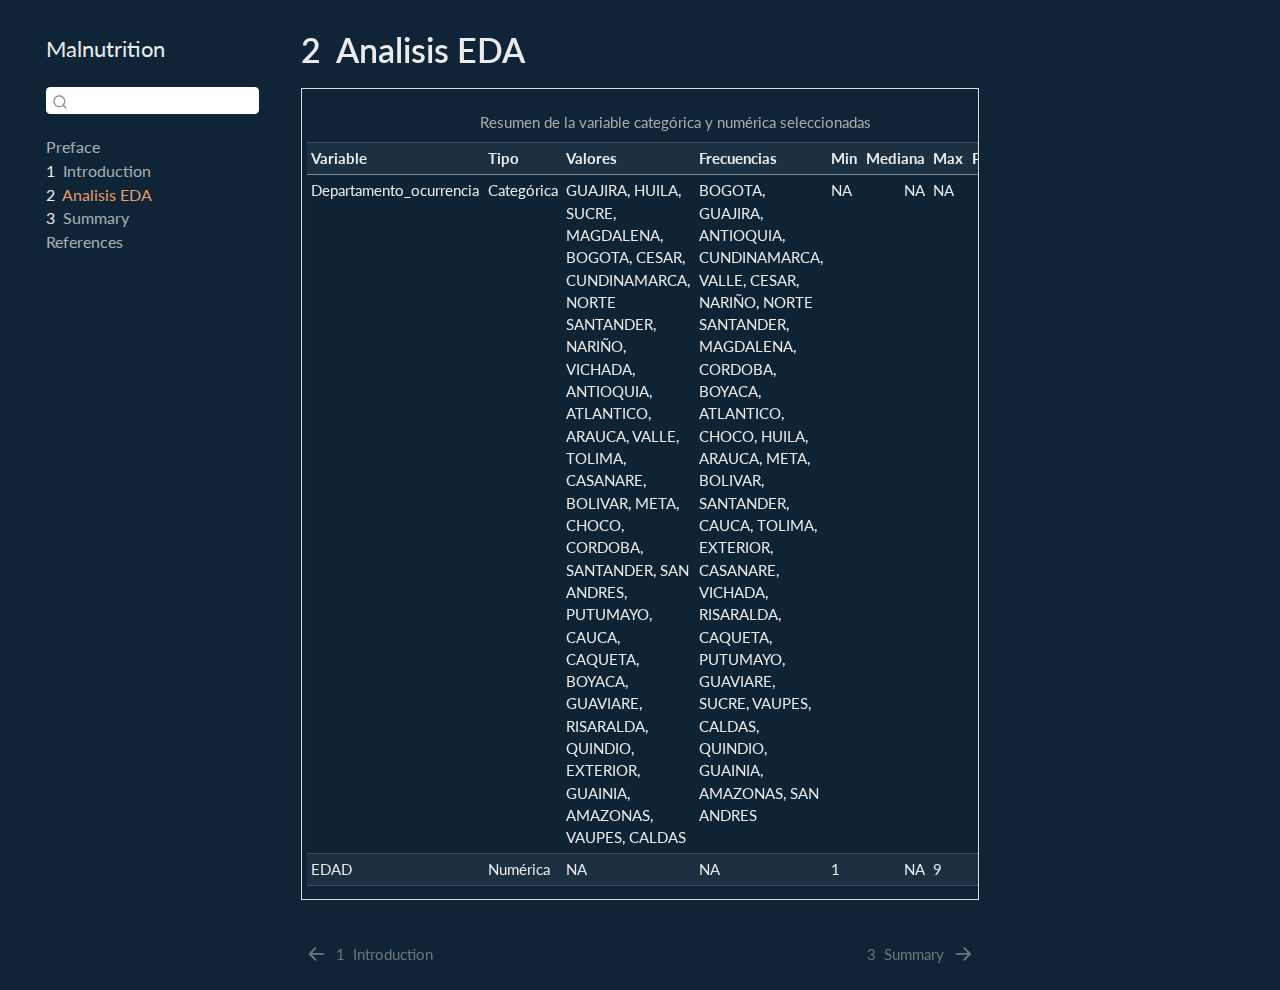
<file: _book/analisis_Eda.html>
<!DOCTYPE html>
<html xmlns="http://www.w3.org/1999/xhtml" lang="en" xml:lang="en"><head>

<meta charset="utf-8">
<meta name="generator" content="quarto-1.7.32">

<meta name="viewport" content="width=device-width, initial-scale=1.0, user-scalable=yes">


<title>2&nbsp; Analisis EDA – Malnutrition</title>
<style>
code{white-space: pre-wrap;}
span.smallcaps{font-variant: small-caps;}
div.columns{display: flex; gap: min(4vw, 1.5em);}
div.column{flex: auto; overflow-x: auto;}
div.hanging-indent{margin-left: 1.5em; text-indent: -1.5em;}
ul.task-list{list-style: none;}
ul.task-list li input[type="checkbox"] {
  width: 0.8em;
  margin: 0 0.8em 0.2em -1em; /* quarto-specific, see https://github.com/quarto-dev/quarto-cli/issues/4556 */ 
  vertical-align: middle;
}
</style>


<script src="site_libs/quarto-nav/quarto-nav.js"></script>
<script src="site_libs/quarto-nav/headroom.min.js"></script>
<script src="site_libs/clipboard/clipboard.min.js"></script>
<script src="site_libs/quarto-search/autocomplete.umd.js"></script>
<script src="site_libs/quarto-search/fuse.min.js"></script>
<script src="site_libs/quarto-search/quarto-search.js"></script>
<meta name="quarto:offset" content="./">
<link href="./summary.html" rel="next">
<link href="./intro.html" rel="prev">
<script src="site_libs/quarto-html/quarto.js" type="module"></script>
<script src="site_libs/quarto-html/tabsets/tabsets.js" type="module"></script>
<script src="site_libs/quarto-html/popper.min.js"></script>
<script src="site_libs/quarto-html/tippy.umd.min.js"></script>
<script src="site_libs/quarto-html/anchor.min.js"></script>
<link href="site_libs/quarto-html/tippy.css" rel="stylesheet">
<link href="site_libs/quarto-html/quarto-syntax-highlighting-dark-2fef5ea3f8957b3e4ecc936fc74692ca.css" rel="stylesheet" id="quarto-text-highlighting-styles">
<script src="site_libs/bootstrap/bootstrap.min.js"></script>
<link href="site_libs/bootstrap/bootstrap-icons.css" rel="stylesheet">
<link href="site_libs/bootstrap/bootstrap-14a4a47997ebddbd9d759ce704f2509b.min.css" rel="stylesheet" append-hash="true" id="quarto-bootstrap" data-mode="dark">
<script id="quarto-search-options" type="application/json">{
  "location": "sidebar",
  "copy-button": false,
  "collapse-after": 3,
  "panel-placement": "start",
  "type": "textbox",
  "limit": 50,
  "keyboard-shortcut": [
    "f",
    "/",
    "s"
  ],
  "show-item-context": false,
  "language": {
    "search-no-results-text": "No results",
    "search-matching-documents-text": "matching documents",
    "search-copy-link-title": "Copy link to search",
    "search-hide-matches-text": "Hide additional matches",
    "search-more-match-text": "more match in this document",
    "search-more-matches-text": "more matches in this document",
    "search-clear-button-title": "Clear",
    "search-text-placeholder": "",
    "search-detached-cancel-button-title": "Cancel",
    "search-submit-button-title": "Submit",
    "search-label": "Search"
  }
}</script>
<script src="site_libs/kePrint-0.0.1/kePrint.js"></script>
<link href="site_libs/lightable-0.0.1/lightable.css" rel="stylesheet">


</head>

<body class="nav-sidebar floating quarto-light">

<div id="quarto-search-results"></div>
  <header id="quarto-header" class="headroom fixed-top">
  <nav class="quarto-secondary-nav">
    <div class="container-fluid d-flex">
      <button type="button" class="quarto-btn-toggle btn" data-bs-toggle="collapse" role="button" data-bs-target=".quarto-sidebar-collapse-item" aria-controls="quarto-sidebar" aria-expanded="false" aria-label="Toggle sidebar navigation" onclick="if (window.quartoToggleHeadroom) { window.quartoToggleHeadroom(); }">
        <i class="bi bi-layout-text-sidebar-reverse"></i>
      </button>
        <nav class="quarto-page-breadcrumbs" aria-label="breadcrumb"><ol class="breadcrumb"><li class="breadcrumb-item"><a href="./Analisis_EDA.html"><span class="chapter-number">2</span>&nbsp; <span class="chapter-title">Analisis EDA</span></a></li></ol></nav>
        <a class="flex-grow-1" role="navigation" data-bs-toggle="collapse" data-bs-target=".quarto-sidebar-collapse-item" aria-controls="quarto-sidebar" aria-expanded="false" aria-label="Toggle sidebar navigation" onclick="if (window.quartoToggleHeadroom) { window.quartoToggleHeadroom(); }">      
        </a>
      <button type="button" class="btn quarto-search-button" aria-label="Search" onclick="window.quartoOpenSearch();">
        <i class="bi bi-search"></i>
      </button>
    </div>
  </nav>
</header>
<!-- content -->
<div id="quarto-content" class="quarto-container page-columns page-rows-contents page-layout-article">
<!-- sidebar -->
  <nav id="quarto-sidebar" class="sidebar collapse collapse-horizontal quarto-sidebar-collapse-item sidebar-navigation floating overflow-auto">
    <div class="pt-lg-2 mt-2 text-left sidebar-header">
    <div class="sidebar-title mb-0 py-0">
      <a href="./">Malnutrition</a> 
    </div>
      </div>
        <div class="mt-2 flex-shrink-0 align-items-center">
        <div class="sidebar-search">
        <div id="quarto-search" class="" title="Search"></div>
        </div>
        </div>
    <div class="sidebar-menu-container"> 
    <ul class="list-unstyled mt-1">
        <li class="sidebar-item">
  <div class="sidebar-item-container"> 
  <a href="./index.html" class="sidebar-item-text sidebar-link">
 <span class="menu-text">Preface</span></a>
  </div>
</li>
        <li class="sidebar-item">
  <div class="sidebar-item-container"> 
  <a href="./intro.html" class="sidebar-item-text sidebar-link">
 <span class="menu-text"><span class="chapter-number">1</span>&nbsp; <span class="chapter-title">Introduction</span></span></a>
  </div>
</li>
        <li class="sidebar-item">
  <div class="sidebar-item-container"> 
  <a href="./Analisis_EDA.html" class="sidebar-item-text sidebar-link active">
 <span class="menu-text"><span class="chapter-number">2</span>&nbsp; <span class="chapter-title">Analisis EDA</span></span></a>
  </div>
</li>
        <li class="sidebar-item">
  <div class="sidebar-item-container"> 
  <a href="./summary.html" class="sidebar-item-text sidebar-link">
 <span class="menu-text"><span class="chapter-number">3</span>&nbsp; <span class="chapter-title">Summary</span></span></a>
  </div>
</li>
        <li class="sidebar-item">
  <div class="sidebar-item-container"> 
  <a href="./references.html" class="sidebar-item-text sidebar-link">
 <span class="menu-text">References</span></a>
  </div>
</li>
    </ul>
    </div>
</nav>
<div id="quarto-sidebar-glass" class="quarto-sidebar-collapse-item" data-bs-toggle="collapse" data-bs-target=".quarto-sidebar-collapse-item"></div>
<!-- margin-sidebar -->
    <div id="quarto-margin-sidebar" class="sidebar margin-sidebar zindex-bottom">
        
    </div>
<!-- main -->
<main class="content" id="quarto-document-content">

<header id="title-block-header" class="quarto-title-block default">
<div class="quarto-title">
<h1 class="title"><span class="chapter-number">2</span>&nbsp; <span class="chapter-title">Analisis EDA</span></h1>
</div>



<div class="quarto-title-meta">

    
  
    
  </div>
  


</header>


<div class="cell" data-tbl-cap="Resumen de la variable categórica y numérica seleccionadas">
<div class="cell-output-display">
<div style="border: 1px solid #ddd; padding: 5px; overflow-x: scroll; width:100%; ">
<table class="table table-striped table-hover table-condensed caption-top table-sm small" data-quarto-postprocess="true">
<caption>Resumen de la variable categórica y numérica seleccionadas</caption>
<thead>
<tr class="header">
<th style="text-align: left;" data-quarto-table-cell-role="th">Variable</th>
<th style="text-align: left;" data-quarto-table-cell-role="th">Tipo</th>
<th style="text-align: left;" data-quarto-table-cell-role="th">Valores</th>
<th style="text-align: left;" data-quarto-table-cell-role="th">Frecuencias</th>
<th style="text-align: left;" data-quarto-table-cell-role="th">Min</th>
<th style="text-align: right;" data-quarto-table-cell-role="th">Mediana</th>
<th style="text-align: left;" data-quarto-table-cell-role="th">Max</th>
<th style="text-align: right;" data-quarto-table-cell-role="th">Promedio</th>
</tr>
</thead>
<tbody>
<tr class="odd">
<td style="text-align: left;">Departamento_ocurrencia</td>
<td style="text-align: left;">Categórica</td>
<td style="text-align: left;">GUAJIRA, HUILA, SUCRE, MAGDALENA, BOGOTA, CESAR, CUNDINAMARCA, NORTE SANTANDER, NARIÑO, VICHADA, ANTIOQUIA, ATLANTICO, ARAUCA, VALLE, TOLIMA, CASANARE, BOLIVAR, META, CHOCO, CORDOBA, SANTANDER, SAN ANDRES, PUTUMAYO, CAUCA, CAQUETA, BOYACA, GUAVIARE, RISARALDA, QUINDIO, EXTERIOR, GUAINIA, AMAZONAS, VAUPES, CALDAS</td>
<td style="text-align: left;">BOGOTA, GUAJIRA, ANTIOQUIA, CUNDINAMARCA, VALLE, CESAR, NARIÑO, NORTE SANTANDER, MAGDALENA, CORDOBA, BOYACA, ATLANTICO, CHOCO, HUILA, ARAUCA, META, BOLIVAR, SANTANDER, CAUCA, TOLIMA, EXTERIOR, CASANARE, VICHADA, RISARALDA, CAQUETA, PUTUMAYO, GUAVIARE, SUCRE, VAUPES, CALDAS, QUINDIO, GUAINIA, AMAZONAS, SAN ANDRES</td>
<td style="text-align: left;">NA</td>
<td style="text-align: right;">NA</td>
<td style="text-align: left;">NA</td>
<td style="text-align: right;">NA</td>
</tr>
<tr class="even">
<td style="text-align: left;">EDAD</td>
<td style="text-align: left;">Numérica</td>
<td style="text-align: left;">NA</td>
<td style="text-align: left;">NA</td>
<td style="text-align: left;">1</td>
<td style="text-align: right;">NA</td>
<td style="text-align: left;">9</td>
<td style="text-align: right;">NA</td>
</tr>
</tbody>
</table>
</div>
</div>
</div>



</main> <!-- /main -->
<script id="quarto-html-after-body" type="application/javascript">
  window.document.addEventListener("DOMContentLoaded", function (event) {
    const icon = "";
    const anchorJS = new window.AnchorJS();
    anchorJS.options = {
      placement: 'right',
      icon: icon
    };
    anchorJS.add('.anchored');
    const isCodeAnnotation = (el) => {
      for (const clz of el.classList) {
        if (clz.startsWith('code-annotation-')) {                     
          return true;
        }
      }
      return false;
    }
    const onCopySuccess = function(e) {
      // button target
      const button = e.trigger;
      // don't keep focus
      button.blur();
      // flash "checked"
      button.classList.add('code-copy-button-checked');
      var currentTitle = button.getAttribute("title");
      button.setAttribute("title", "Copied!");
      let tooltip;
      if (window.bootstrap) {
        button.setAttribute("data-bs-toggle", "tooltip");
        button.setAttribute("data-bs-placement", "left");
        button.setAttribute("data-bs-title", "Copied!");
        tooltip = new bootstrap.Tooltip(button, 
          { trigger: "manual", 
            customClass: "code-copy-button-tooltip",
            offset: [0, -8]});
        tooltip.show();    
      }
      setTimeout(function() {
        if (tooltip) {
          tooltip.hide();
          button.removeAttribute("data-bs-title");
          button.removeAttribute("data-bs-toggle");
          button.removeAttribute("data-bs-placement");
        }
        button.setAttribute("title", currentTitle);
        button.classList.remove('code-copy-button-checked');
      }, 1000);
      // clear code selection
      e.clearSelection();
    }
    const getTextToCopy = function(trigger) {
        const codeEl = trigger.previousElementSibling.cloneNode(true);
        for (const childEl of codeEl.children) {
          if (isCodeAnnotation(childEl)) {
            childEl.remove();
          }
        }
        return codeEl.innerText;
    }
    const clipboard = new window.ClipboardJS('.code-copy-button:not([data-in-quarto-modal])', {
      text: getTextToCopy
    });
    clipboard.on('success', onCopySuccess);
    if (window.document.getElementById('quarto-embedded-source-code-modal')) {
      const clipboardModal = new window.ClipboardJS('.code-copy-button[data-in-quarto-modal]', {
        text: getTextToCopy,
        container: window.document.getElementById('quarto-embedded-source-code-modal')
      });
      clipboardModal.on('success', onCopySuccess);
    }
      var localhostRegex = new RegExp(/^(?:http|https):\/\/localhost\:?[0-9]*\//);
      var mailtoRegex = new RegExp(/^mailto:/);
        var filterRegex = new RegExp('/' + window.location.host + '/');
      var isInternal = (href) => {
          return filterRegex.test(href) || localhostRegex.test(href) || mailtoRegex.test(href);
      }
      // Inspect non-navigation links and adorn them if external
     var links = window.document.querySelectorAll('a[href]:not(.nav-link):not(.navbar-brand):not(.toc-action):not(.sidebar-link):not(.sidebar-item-toggle):not(.pagination-link):not(.no-external):not([aria-hidden]):not(.dropdown-item):not(.quarto-navigation-tool):not(.about-link)');
      for (var i=0; i<links.length; i++) {
        const link = links[i];
        if (!isInternal(link.href)) {
          // undo the damage that might have been done by quarto-nav.js in the case of
          // links that we want to consider external
          if (link.dataset.originalHref !== undefined) {
            link.href = link.dataset.originalHref;
          }
        }
      }
    function tippyHover(el, contentFn, onTriggerFn, onUntriggerFn) {
      const config = {
        allowHTML: true,
        maxWidth: 500,
        delay: 100,
        arrow: false,
        appendTo: function(el) {
            return el.parentElement;
        },
        interactive: true,
        interactiveBorder: 10,
        theme: 'quarto',
        placement: 'bottom-start',
      };
      if (contentFn) {
        config.content = contentFn;
      }
      if (onTriggerFn) {
        config.onTrigger = onTriggerFn;
      }
      if (onUntriggerFn) {
        config.onUntrigger = onUntriggerFn;
      }
      window.tippy(el, config); 
    }
    const noterefs = window.document.querySelectorAll('a[role="doc-noteref"]');
    for (var i=0; i<noterefs.length; i++) {
      const ref = noterefs[i];
      tippyHover(ref, function() {
        // use id or data attribute instead here
        let href = ref.getAttribute('data-footnote-href') || ref.getAttribute('href');
        try { href = new URL(href).hash; } catch {}
        const id = href.replace(/^#\/?/, "");
        const note = window.document.getElementById(id);
        if (note) {
          return note.innerHTML;
        } else {
          return "";
        }
      });
    }
    const xrefs = window.document.querySelectorAll('a.quarto-xref');
    const processXRef = (id, note) => {
      // Strip column container classes
      const stripColumnClz = (el) => {
        el.classList.remove("page-full", "page-columns");
        if (el.children) {
          for (const child of el.children) {
            stripColumnClz(child);
          }
        }
      }
      stripColumnClz(note)
      if (id === null || id.startsWith('sec-')) {
        // Special case sections, only their first couple elements
        const container = document.createElement("div");
        if (note.children && note.children.length > 2) {
          container.appendChild(note.children[0].cloneNode(true));
          for (let i = 1; i < note.children.length; i++) {
            const child = note.children[i];
            if (child.tagName === "P" && child.innerText === "") {
              continue;
            } else {
              container.appendChild(child.cloneNode(true));
              break;
            }
          }
          if (window.Quarto?.typesetMath) {
            window.Quarto.typesetMath(container);
          }
          return container.innerHTML
        } else {
          if (window.Quarto?.typesetMath) {
            window.Quarto.typesetMath(note);
          }
          return note.innerHTML;
        }
      } else {
        // Remove any anchor links if they are present
        const anchorLink = note.querySelector('a.anchorjs-link');
        if (anchorLink) {
          anchorLink.remove();
        }
        if (window.Quarto?.typesetMath) {
          window.Quarto.typesetMath(note);
        }
        if (note.classList.contains("callout")) {
          return note.outerHTML;
        } else {
          return note.innerHTML;
        }
      }
    }
    for (var i=0; i<xrefs.length; i++) {
      const xref = xrefs[i];
      tippyHover(xref, undefined, function(instance) {
        instance.disable();
        let url = xref.getAttribute('href');
        let hash = undefined; 
        if (url.startsWith('#')) {
          hash = url;
        } else {
          try { hash = new URL(url).hash; } catch {}
        }
        if (hash) {
          const id = hash.replace(/^#\/?/, "");
          const note = window.document.getElementById(id);
          if (note !== null) {
            try {
              const html = processXRef(id, note.cloneNode(true));
              instance.setContent(html);
            } finally {
              instance.enable();
              instance.show();
            }
          } else {
            // See if we can fetch this
            fetch(url.split('#')[0])
            .then(res => res.text())
            .then(html => {
              const parser = new DOMParser();
              const htmlDoc = parser.parseFromString(html, "text/html");
              const note = htmlDoc.getElementById(id);
              if (note !== null) {
                const html = processXRef(id, note);
                instance.setContent(html);
              } 
            }).finally(() => {
              instance.enable();
              instance.show();
            });
          }
        } else {
          // See if we can fetch a full url (with no hash to target)
          // This is a special case and we should probably do some content thinning / targeting
          fetch(url)
          .then(res => res.text())
          .then(html => {
            const parser = new DOMParser();
            const htmlDoc = parser.parseFromString(html, "text/html");
            const note = htmlDoc.querySelector('main.content');
            if (note !== null) {
              // This should only happen for chapter cross references
              // (since there is no id in the URL)
              // remove the first header
              if (note.children.length > 0 && note.children[0].tagName === "HEADER") {
                note.children[0].remove();
              }
              const html = processXRef(null, note);
              instance.setContent(html);
            } 
          }).finally(() => {
            instance.enable();
            instance.show();
          });
        }
      }, function(instance) {
      });
    }
        let selectedAnnoteEl;
        const selectorForAnnotation = ( cell, annotation) => {
          let cellAttr = 'data-code-cell="' + cell + '"';
          let lineAttr = 'data-code-annotation="' +  annotation + '"';
          const selector = 'span[' + cellAttr + '][' + lineAttr + ']';
          return selector;
        }
        const selectCodeLines = (annoteEl) => {
          const doc = window.document;
          const targetCell = annoteEl.getAttribute("data-target-cell");
          const targetAnnotation = annoteEl.getAttribute("data-target-annotation");
          const annoteSpan = window.document.querySelector(selectorForAnnotation(targetCell, targetAnnotation));
          const lines = annoteSpan.getAttribute("data-code-lines").split(",");
          const lineIds = lines.map((line) => {
            return targetCell + "-" + line;
          })
          let top = null;
          let height = null;
          let parent = null;
          if (lineIds.length > 0) {
              //compute the position of the single el (top and bottom and make a div)
              const el = window.document.getElementById(lineIds[0]);
              top = el.offsetTop;
              height = el.offsetHeight;
              parent = el.parentElement.parentElement;
            if (lineIds.length > 1) {
              const lastEl = window.document.getElementById(lineIds[lineIds.length - 1]);
              const bottom = lastEl.offsetTop + lastEl.offsetHeight;
              height = bottom - top;
            }
            if (top !== null && height !== null && parent !== null) {
              // cook up a div (if necessary) and position it 
              let div = window.document.getElementById("code-annotation-line-highlight");
              if (div === null) {
                div = window.document.createElement("div");
                div.setAttribute("id", "code-annotation-line-highlight");
                div.style.position = 'absolute';
                parent.appendChild(div);
              }
              div.style.top = top - 2 + "px";
              div.style.height = height + 4 + "px";
              div.style.left = 0;
              let gutterDiv = window.document.getElementById("code-annotation-line-highlight-gutter");
              if (gutterDiv === null) {
                gutterDiv = window.document.createElement("div");
                gutterDiv.setAttribute("id", "code-annotation-line-highlight-gutter");
                gutterDiv.style.position = 'absolute';
                const codeCell = window.document.getElementById(targetCell);
                const gutter = codeCell.querySelector('.code-annotation-gutter');
                gutter.appendChild(gutterDiv);
              }
              gutterDiv.style.top = top - 2 + "px";
              gutterDiv.style.height = height + 4 + "px";
            }
            selectedAnnoteEl = annoteEl;
          }
        };
        const unselectCodeLines = () => {
          const elementsIds = ["code-annotation-line-highlight", "code-annotation-line-highlight-gutter"];
          elementsIds.forEach((elId) => {
            const div = window.document.getElementById(elId);
            if (div) {
              div.remove();
            }
          });
          selectedAnnoteEl = undefined;
        };
          // Handle positioning of the toggle
      window.addEventListener(
        "resize",
        throttle(() => {
          elRect = undefined;
          if (selectedAnnoteEl) {
            selectCodeLines(selectedAnnoteEl);
          }
        }, 10)
      );
      function throttle(fn, ms) {
      let throttle = false;
      let timer;
        return (...args) => {
          if(!throttle) { // first call gets through
              fn.apply(this, args);
              throttle = true;
          } else { // all the others get throttled
              if(timer) clearTimeout(timer); // cancel #2
              timer = setTimeout(() => {
                fn.apply(this, args);
                timer = throttle = false;
              }, ms);
          }
        };
      }
        // Attach click handler to the DT
        const annoteDls = window.document.querySelectorAll('dt[data-target-cell]');
        for (const annoteDlNode of annoteDls) {
          annoteDlNode.addEventListener('click', (event) => {
            const clickedEl = event.target;
            if (clickedEl !== selectedAnnoteEl) {
              unselectCodeLines();
              const activeEl = window.document.querySelector('dt[data-target-cell].code-annotation-active');
              if (activeEl) {
                activeEl.classList.remove('code-annotation-active');
              }
              selectCodeLines(clickedEl);
              clickedEl.classList.add('code-annotation-active');
            } else {
              // Unselect the line
              unselectCodeLines();
              clickedEl.classList.remove('code-annotation-active');
            }
          });
        }
    const findCites = (el) => {
      const parentEl = el.parentElement;
      if (parentEl) {
        const cites = parentEl.dataset.cites;
        if (cites) {
          return {
            el,
            cites: cites.split(' ')
          };
        } else {
          return findCites(el.parentElement)
        }
      } else {
        return undefined;
      }
    };
    var bibliorefs = window.document.querySelectorAll('a[role="doc-biblioref"]');
    for (var i=0; i<bibliorefs.length; i++) {
      const ref = bibliorefs[i];
      const citeInfo = findCites(ref);
      if (citeInfo) {
        tippyHover(citeInfo.el, function() {
          var popup = window.document.createElement('div');
          citeInfo.cites.forEach(function(cite) {
            var citeDiv = window.document.createElement('div');
            citeDiv.classList.add('hanging-indent');
            citeDiv.classList.add('csl-entry');
            var biblioDiv = window.document.getElementById('ref-' + cite);
            if (biblioDiv) {
              citeDiv.innerHTML = biblioDiv.innerHTML;
            }
            popup.appendChild(citeDiv);
          });
          return popup.innerHTML;
        });
      }
    }
  });
  </script>
<nav class="page-navigation">
  <div class="nav-page nav-page-previous">
      <a href="./intro.html" class="pagination-link" aria-label="Introduction">
        <i class="bi bi-arrow-left-short"></i> <span class="nav-page-text"><span class="chapter-number">1</span>&nbsp; <span class="chapter-title">Introduction</span></span>
      </a>          
  </div>
  <div class="nav-page nav-page-next">
      <a href="./summary.html" class="pagination-link" aria-label="Summary">
        <span class="nav-page-text"><span class="chapter-number">3</span>&nbsp; <span class="chapter-title">Summary</span></span> <i class="bi bi-arrow-right-short"></i>
      </a>
  </div>
</nav>
</div> <!-- /content -->




</body></html>
</file>
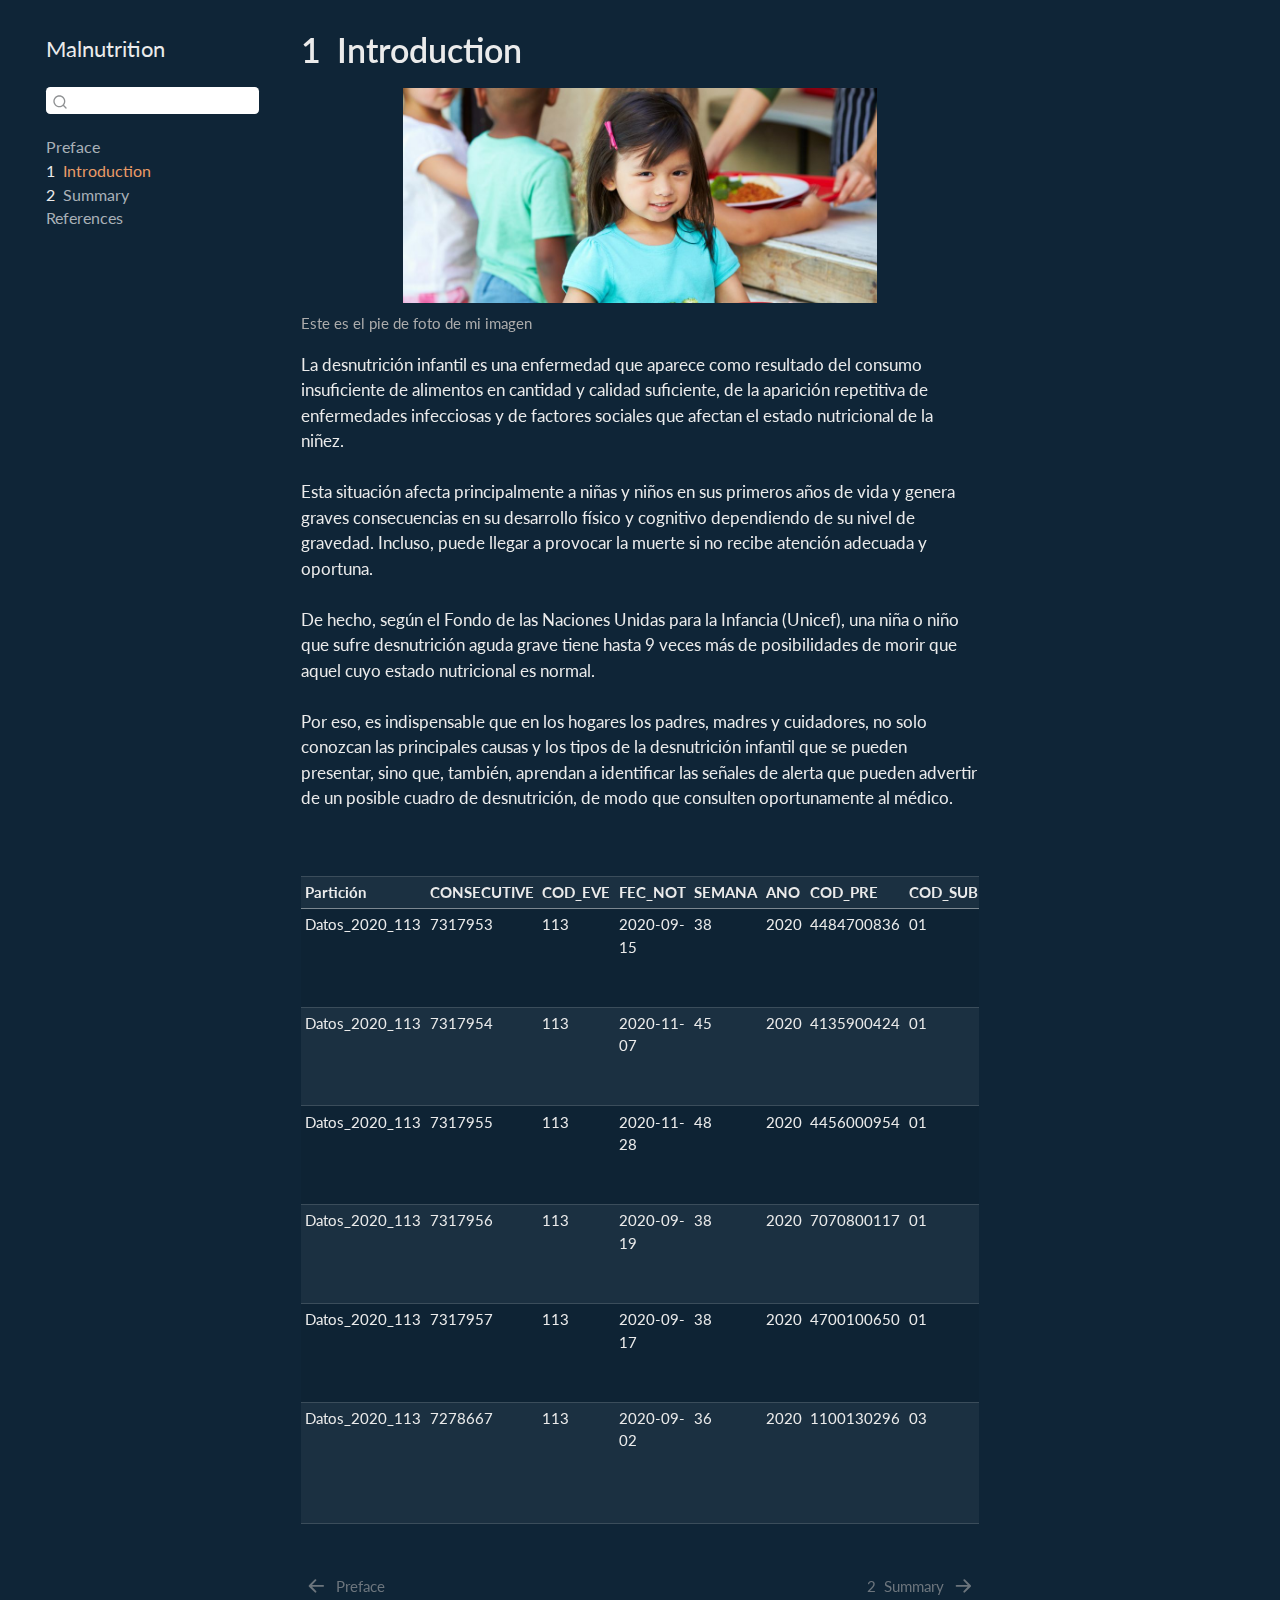
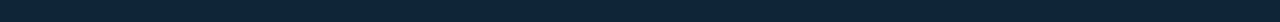
<file: _book/intro.html>
<!DOCTYPE html>
<html xmlns="http://www.w3.org/1999/xhtml" lang="en" xml:lang="en"><head>

<meta charset="utf-8">
<meta name="generator" content="quarto-1.7.32">

<meta name="viewport" content="width=device-width, initial-scale=1.0, user-scalable=yes">


<title>1&nbsp; Introduction – Malnutrition</title>
<style>
code{white-space: pre-wrap;}
span.smallcaps{font-variant: small-caps;}
div.columns{display: flex; gap: min(4vw, 1.5em);}
div.column{flex: auto; overflow-x: auto;}
div.hanging-indent{margin-left: 1.5em; text-indent: -1.5em;}
ul.task-list{list-style: none;}
ul.task-list li input[type="checkbox"] {
  width: 0.8em;
  margin: 0 0.8em 0.2em -1em; /* quarto-specific, see https://github.com/quarto-dev/quarto-cli/issues/4556 */ 
  vertical-align: middle;
}
</style>


<script src="site_libs/quarto-nav/quarto-nav.js"></script>
<script src="site_libs/quarto-nav/headroom.min.js"></script>
<script src="site_libs/clipboard/clipboard.min.js"></script>
<script src="site_libs/quarto-search/autocomplete.umd.js"></script>
<script src="site_libs/quarto-search/fuse.min.js"></script>
<script src="site_libs/quarto-search/quarto-search.js"></script>
<meta name="quarto:offset" content="./">
<link href="./summary.html" rel="next">
<link href="./index.html" rel="prev">
<script src="site_libs/quarto-html/quarto.js" type="module"></script>
<script src="site_libs/quarto-html/tabsets/tabsets.js" type="module"></script>
<script src="site_libs/quarto-html/popper.min.js"></script>
<script src="site_libs/quarto-html/tippy.umd.min.js"></script>
<script src="site_libs/quarto-html/anchor.min.js"></script>
<link href="site_libs/quarto-html/tippy.css" rel="stylesheet">
<link href="site_libs/quarto-html/quarto-syntax-highlighting-dark-2fef5ea3f8957b3e4ecc936fc74692ca.css" rel="stylesheet" id="quarto-text-highlighting-styles">
<script src="site_libs/bootstrap/bootstrap.min.js"></script>
<link href="site_libs/bootstrap/bootstrap-icons.css" rel="stylesheet">
<link href="site_libs/bootstrap/bootstrap-14a4a47997ebddbd9d759ce704f2509b.min.css" rel="stylesheet" append-hash="true" id="quarto-bootstrap" data-mode="dark">
<script id="quarto-search-options" type="application/json">{
  "location": "sidebar",
  "copy-button": false,
  "collapse-after": 3,
  "panel-placement": "start",
  "type": "textbox",
  "limit": 50,
  "keyboard-shortcut": [
    "f",
    "/",
    "s"
  ],
  "show-item-context": false,
  "language": {
    "search-no-results-text": "No results",
    "search-matching-documents-text": "matching documents",
    "search-copy-link-title": "Copy link to search",
    "search-hide-matches-text": "Hide additional matches",
    "search-more-match-text": "more match in this document",
    "search-more-matches-text": "more matches in this document",
    "search-clear-button-title": "Clear",
    "search-text-placeholder": "",
    "search-detached-cancel-button-title": "Cancel",
    "search-submit-button-title": "Submit",
    "search-label": "Search"
  }
}</script>


</head>

<body class="nav-sidebar floating quarto-light">

<div id="quarto-search-results"></div>
  <header id="quarto-header" class="headroom fixed-top">
  <nav class="quarto-secondary-nav">
    <div class="container-fluid d-flex">
      <button type="button" class="quarto-btn-toggle btn" data-bs-toggle="collapse" role="button" data-bs-target=".quarto-sidebar-collapse-item" aria-controls="quarto-sidebar" aria-expanded="false" aria-label="Toggle sidebar navigation" onclick="if (window.quartoToggleHeadroom) { window.quartoToggleHeadroom(); }">
        <i class="bi bi-layout-text-sidebar-reverse"></i>
      </button>
        <nav class="quarto-page-breadcrumbs" aria-label="breadcrumb"><ol class="breadcrumb"><li class="breadcrumb-item"><a href="./intro.html"><span class="chapter-number">1</span>&nbsp; <span class="chapter-title">Introduction</span></a></li></ol></nav>
        <a class="flex-grow-1" role="navigation" data-bs-toggle="collapse" data-bs-target=".quarto-sidebar-collapse-item" aria-controls="quarto-sidebar" aria-expanded="false" aria-label="Toggle sidebar navigation" onclick="if (window.quartoToggleHeadroom) { window.quartoToggleHeadroom(); }">      
        </a>
      <button type="button" class="btn quarto-search-button" aria-label="Search" onclick="window.quartoOpenSearch();">
        <i class="bi bi-search"></i>
      </button>
    </div>
  </nav>
</header>
<!-- content -->
<div id="quarto-content" class="quarto-container page-columns page-rows-contents page-layout-article">
<!-- sidebar -->
  <nav id="quarto-sidebar" class="sidebar collapse collapse-horizontal quarto-sidebar-collapse-item sidebar-navigation floating overflow-auto">
    <div class="pt-lg-2 mt-2 text-left sidebar-header">
    <div class="sidebar-title mb-0 py-0">
      <a href="./">Malnutrition</a> 
    </div>
      </div>
        <div class="mt-2 flex-shrink-0 align-items-center">
        <div class="sidebar-search">
        <div id="quarto-search" class="" title="Search"></div>
        </div>
        </div>
    <div class="sidebar-menu-container"> 
    <ul class="list-unstyled mt-1">
        <li class="sidebar-item">
  <div class="sidebar-item-container"> 
  <a href="./index.html" class="sidebar-item-text sidebar-link">
 <span class="menu-text">Preface</span></a>
  </div>
</li>
        <li class="sidebar-item">
  <div class="sidebar-item-container"> 
  <a href="./intro.html" class="sidebar-item-text sidebar-link active">
 <span class="menu-text"><span class="chapter-number">1</span>&nbsp; <span class="chapter-title">Introduction</span></span></a>
  </div>
</li>
        <li class="sidebar-item">
  <div class="sidebar-item-container"> 
  <a href="./summary.html" class="sidebar-item-text sidebar-link">
 <span class="menu-text"><span class="chapter-number">2</span>&nbsp; <span class="chapter-title">Summary</span></span></a>
  </div>
</li>
        <li class="sidebar-item">
  <div class="sidebar-item-container"> 
  <a href="./references.html" class="sidebar-item-text sidebar-link">
 <span class="menu-text">References</span></a>
  </div>
</li>
    </ul>
    </div>
</nav>
<div id="quarto-sidebar-glass" class="quarto-sidebar-collapse-item" data-bs-toggle="collapse" data-bs-target=".quarto-sidebar-collapse-item"></div>
<!-- margin-sidebar -->
    <div id="quarto-margin-sidebar" class="sidebar margin-sidebar zindex-bottom">
        
    </div>
<!-- main -->
<main class="content" id="quarto-document-content">

<header id="title-block-header" class="quarto-title-block default">
<div class="quarto-title">
<h1 class="title"><span class="chapter-number">1</span>&nbsp; <span class="chapter-title">Introduction</span></h1>
</div>



<div class="quarto-title-meta">

    
  
    
  </div>
  


</header>


<div class="quarto-figure quarto-figure-center">
<figure class="figure">
<p><img src="imgen1.jpg" class="img-fluid figure-img" style="width:70.0%"></p>
<figcaption>Este es el pie de foto de mi imagen</figcaption>
</figure>
</div>
<p>La desnutrición infantil es una enfermedad que aparece como resultado del consumo insuficiente de alimentos en cantidad y calidad suficiente, de la aparición repetitiva de enfermedades infecciosas y de factores sociales que afectan el estado nutricional de la niñez.<br>
&nbsp;<br>
Esta situación afecta principalmente a niñas y niños en sus primeros años de vida y genera graves consecuencias en su desarrollo físico y cognitivo dependiendo de su nivel de gravedad. Incluso, puede llegar a provocar la muerte si no recibe atención adecuada y oportuna.<br>
&nbsp;<br>
De hecho, según el Fondo de las Naciones Unidas para la Infancia (Unicef), una niña o niño que sufre desnutrición aguda grave tiene hasta 9 veces más de posibilidades de morir que aquel cuyo estado nutricional es normal.<br>
&nbsp;<br>
Por eso, es indispensable que en los hogares los padres, madres y cuidadores, no solo conozcan las principales causas y los tipos de la desnutrición infantil que se pueden presentar, sino que, también, aprendan a identificar las señales de alerta que pueden advertir de un posible cuadro de desnutrición, de modo que consulten oportunamente al médico.</p>
<div class="cell">
<div class="cell-output-display">
<table class="caption-top table table-sm table-striped small">
<caption>¡Datos de Excel cargados exitosamente!</caption>
<colgroup>
<col style="width: 1%">
<col style="width: 1%">
<col style="width: 0%">
<col style="width: 1%">
<col style="width: 0%">
<col style="width: 0%">
<col style="width: 1%">
<col style="width: 0%">
<col style="width: 0%">
<col style="width: 0%">
<col style="width: 1%">
<col style="width: 2%">
<col style="width: 0%">
<col style="width: 1%">
<col style="width: 1%">
<col style="width: 1%">
<col style="width: 0%">
<col style="width: 1%">
<col style="width: 0%">
<col style="width: 0%">
<col style="width: 0%">
<col style="width: 0%">
<col style="width: 1%">
<col style="width: 0%">
<col style="width: 1%">
<col style="width: 1%">
<col style="width: 1%">
<col style="width: 1%">
<col style="width: 1%">
<col style="width: 0%">
<col style="width: 1%">
<col style="width: 1%">
<col style="width: 1%">
<col style="width: 1%">
<col style="width: 1%">
<col style="width: 1%">
<col style="width: 0%">
<col style="width: 0%">
<col style="width: 1%">
<col style="width: 1%">
<col style="width: 1%">
<col style="width: 1%">
<col style="width: 1%">
<col style="width: 1%">
<col style="width: 1%">
<col style="width: 0%">
<col style="width: 0%">
<col style="width: 1%">
<col style="width: 0%">
<col style="width: 0%">
<col style="width: 0%">
<col style="width: 1%">
<col style="width: 0%">
<col style="width: 0%">
<col style="width: 1%">
<col style="width: 1%">
<col style="width: 1%">
<col style="width: 1%">
<col style="width: 0%">
<col style="width: 1%">
<col style="width: 2%">
<col style="width: 1%">
<col style="width: 2%">
<col style="width: 2%">
<col style="width: 5%">
<col style="width: 1%">
<col style="width: 4%">
<col style="width: 2%">
<col style="width: 2%">
<col style="width: 1%">
<col style="width: 2%">
<col style="width: 2%">
<col style="width: 2%">
<col style="width: 2%">
</colgroup>
<thead>
<tr class="header">
<th style="text-align: left;">Partición</th>
<th style="text-align: left;">CONSECUTIVE</th>
<th style="text-align: left;">COD_EVE</th>
<th style="text-align: left;">FEC_NOT</th>
<th style="text-align: left;">SEMANA</th>
<th style="text-align: left;">ANO</th>
<th style="text-align: left;">COD_PRE</th>
<th style="text-align: left;">COD_SUB</th>
<th style="text-align: left;">EDAD</th>
<th style="text-align: left;">UNI_MED</th>
<th style="text-align: left;">nacionalidad</th>
<th style="text-align: left;">nombre_nacionalidad</th>
<th style="text-align: left;">SEXO</th>
<th style="text-align: left;">COD_PAIS_O</th>
<th style="text-align: left;">COD_DPTO_O</th>
<th style="text-align: left;">COD_MUN_O</th>
<th style="text-align: left;">AREA</th>
<th style="text-align: left;">OCUPACION</th>
<th style="text-align: left;">TIP_SS</th>
<th style="text-align: left;">COD_ASE</th>
<th style="text-align: left;">PER_ETN</th>
<th style="text-align: left;">GRU_POB</th>
<th style="text-align: left;">nom_grupo</th>
<th style="text-align: left;">estrato</th>
<th style="text-align: left;">GP_DISCAPA</th>
<th style="text-align: left;">GP_DESPLAZ</th>
<th style="text-align: left;">GP_MIGRANT</th>
<th style="text-align: left;">GP_CARCELA</th>
<th style="text-align: left;">GP_GESTAN</th>
<th style="text-align: left;">sem_ges</th>
<th style="text-align: left;">GP_INDIGEN</th>
<th style="text-align: left;">GP_POBICFB</th>
<th style="text-align: left;">GP_MAD_COM</th>
<th style="text-align: left;">GP_DESMOVI</th>
<th style="text-align: left;">GP_PSIQUIA</th>
<th style="text-align: left;">GP_VIC_VIO</th>
<th style="text-align: left;">GP_OTROS</th>
<th style="text-align: left;">fuente</th>
<th style="text-align: left;">COD_PAIS_R</th>
<th style="text-align: left;">COD_DPTO_R</th>
<th style="text-align: left;">COD_MUN_R</th>
<th style="text-align: left;">COD_DPTO_N</th>
<th style="text-align: left;">COD_MUN_N</th>
<th style="text-align: left;">FEC_CON</th>
<th style="text-align: left;">INI_SIN</th>
<th style="text-align: left;">TIP_CAS</th>
<th style="text-align: left;">PAC_HOS</th>
<th style="text-align: left;">FEC_HOS</th>
<th style="text-align: left;">CON_FIN</th>
<th style="text-align: left;">FEC_DEF</th>
<th style="text-align: left;">AJUSTE</th>
<th style="text-align: left;">FECHA_NTO</th>
<th style="text-align: left;">CER_DEF</th>
<th style="text-align: left;">CBMTE</th>
<th style="text-align: left;">FEC_ARC_XL</th>
<th style="text-align: left;">FEC_AJU</th>
<th style="text-align: left;">FM_FUERZA</th>
<th style="text-align: left;">FM_UNIDAD</th>
<th style="text-align: left;">FM_GRADO</th>
<th style="text-align: left;">confirmados</th>
<th style="text-align: left;">consecutive_origen</th>
<th style="text-align: left;">va_sispro</th>
<th style="text-align: left;">Estado_final_de_caso</th>
<th style="text-align: left;">nom_est_f_caso</th>
<th style="text-align: left;">Nom_upgd</th>
<th style="text-align: left;">Pais_ocurrencia</th>
<th style="text-align: left;">Nombre_evento</th>
<th style="text-align: left;">Departamento_ocurrencia</th>
<th style="text-align: left;">Municipio_ocurrencia</th>
<th style="text-align: left;">Pais_residencia</th>
<th style="text-align: left;">Departamento_residencia</th>
<th style="text-align: left;">Municipio_residencia</th>
<th style="text-align: left;">Departamento_Notificacion</th>
<th style="text-align: left;">Municipio_notificacion</th>
</tr>
</thead>
<tbody>
<tr class="odd">
<td style="text-align: left;">Datos_2020_113</td>
<td style="text-align: left;">7317953</td>
<td style="text-align: left;">113</td>
<td style="text-align: left;">2020-09-15</td>
<td style="text-align: left;">38</td>
<td style="text-align: left;">2020</td>
<td style="text-align: left;">4484700836</td>
<td style="text-align: left;">01</td>
<td style="text-align: left;">23</td>
<td style="text-align: left;">3</td>
<td style="text-align: left;">170</td>
<td style="text-align: left;">COLOMBIA</td>
<td style="text-align: left;">M</td>
<td style="text-align: left;">170</td>
<td style="text-align: left;">44</td>
<td style="text-align: left;">847</td>
<td style="text-align: left;">3</td>
<td style="text-align: left;">9999</td>
<td style="text-align: left;">S</td>
<td style="text-align: left;">EPSI04</td>
<td style="text-align: left;">1</td>
<td style="text-align: left;">NA</td>
<td style="text-align: left;">WAYUU</td>
<td style="text-align: left;">1</td>
<td style="text-align: left;">2</td>
<td style="text-align: left;">2</td>
<td style="text-align: left;">2</td>
<td style="text-align: left;">2</td>
<td style="text-align: left;">2</td>
<td style="text-align: left;">NA</td>
<td style="text-align: left;">2</td>
<td style="text-align: left;">2</td>
<td style="text-align: left;">2</td>
<td style="text-align: left;">2</td>
<td style="text-align: left;">2</td>
<td style="text-align: left;">2</td>
<td style="text-align: left;">1</td>
<td style="text-align: left;">1</td>
<td style="text-align: left;">170</td>
<td style="text-align: left;">44</td>
<td style="text-align: left;">847</td>
<td style="text-align: left;">44</td>
<td style="text-align: left;">44847</td>
<td style="text-align: left;">2020-09-15</td>
<td style="text-align: left;">2020-09-15</td>
<td style="text-align: left;">4</td>
<td style="text-align: left;">1</td>
<td style="text-align: left;">2020-09-15</td>
<td style="text-align: left;">1</td>
<td style="text-align: left;">NA</td>
<td style="text-align: left;">0</td>
<td style="text-align: left;">2020-08-29</td>
<td style="text-align: left;">NA</td>
<td style="text-align: left;">NA</td>
<td style="text-align: left;">2021-04-30</td>
<td style="text-align: left;">2020-09-21</td>
<td style="text-align: left;">NA</td>
<td style="text-align: left;">NA</td>
<td style="text-align: left;">NA</td>
<td style="text-align: left;">1</td>
<td style="text-align: left;">7530</td>
<td style="text-align: left;">1</td>
<td style="text-align: left;">4</td>
<td style="text-align: left;">Confirmado por Clínica</td>
<td style="text-align: left;">UNIDAD MATERNO INFANTIL TALAPUIN SAS</td>
<td style="text-align: left;">COLOMBIA</td>
<td style="text-align: left;">DESNUTRICIÓN AGUDA EN MENORES DE 5 AÑOS</td>
<td style="text-align: left;">GUAJIRA</td>
<td style="text-align: left;">URIBIA</td>
<td style="text-align: left;">COLOMBIA</td>
<td style="text-align: left;">GUAJIRA</td>
<td style="text-align: left;">URIBIA</td>
<td style="text-align: left;">GUAJIRA</td>
<td style="text-align: left;">URIBIA</td>
</tr>
<tr class="even">
<td style="text-align: left;">Datos_2020_113</td>
<td style="text-align: left;">7317954</td>
<td style="text-align: left;">113</td>
<td style="text-align: left;">2020-11-07</td>
<td style="text-align: left;">45</td>
<td style="text-align: left;">2020</td>
<td style="text-align: left;">4135900424</td>
<td style="text-align: left;">01</td>
<td style="text-align: left;">1</td>
<td style="text-align: left;">1</td>
<td style="text-align: left;">170</td>
<td style="text-align: left;">COLOMBIA</td>
<td style="text-align: left;">M</td>
<td style="text-align: left;">170</td>
<td style="text-align: left;">41</td>
<td style="text-align: left;">359</td>
<td style="text-align: left;">3</td>
<td style="text-align: left;">9999</td>
<td style="text-align: left;">S</td>
<td style="text-align: left;">EPSS45</td>
<td style="text-align: left;">6</td>
<td style="text-align: left;">NA</td>
<td style="text-align: left;">NA</td>
<td style="text-align: left;">1</td>
<td style="text-align: left;">2</td>
<td style="text-align: left;">2</td>
<td style="text-align: left;">2</td>
<td style="text-align: left;">2</td>
<td style="text-align: left;">2</td>
<td style="text-align: left;">NA</td>
<td style="text-align: left;">2</td>
<td style="text-align: left;">2</td>
<td style="text-align: left;">2</td>
<td style="text-align: left;">2</td>
<td style="text-align: left;">2</td>
<td style="text-align: left;">2</td>
<td style="text-align: left;">1</td>
<td style="text-align: left;">1</td>
<td style="text-align: left;">170</td>
<td style="text-align: left;">41</td>
<td style="text-align: left;">359</td>
<td style="text-align: left;">41</td>
<td style="text-align: left;">41359</td>
<td style="text-align: left;">2020-11-07</td>
<td style="text-align: left;">2020-11-07</td>
<td style="text-align: left;">4</td>
<td style="text-align: left;">2</td>
<td style="text-align: left;">NA</td>
<td style="text-align: left;">1</td>
<td style="text-align: left;">NA</td>
<td style="text-align: left;">0</td>
<td style="text-align: left;">2019-10-24</td>
<td style="text-align: left;">NA</td>
<td style="text-align: left;">NA</td>
<td style="text-align: left;">2021-04-30</td>
<td style="text-align: left;">2020-11-10</td>
<td style="text-align: left;">NA</td>
<td style="text-align: left;">NA</td>
<td style="text-align: left;">NA</td>
<td style="text-align: left;">1</td>
<td style="text-align: left;">7531</td>
<td style="text-align: left;">1</td>
<td style="text-align: left;">4</td>
<td style="text-align: left;">Confirmado por Clínica</td>
<td style="text-align: left;">ESE HOSPITAL SAN JOSE DE ISNOS</td>
<td style="text-align: left;">COLOMBIA</td>
<td style="text-align: left;">DESNUTRICIÓN AGUDA EN MENORES DE 5 AÑOS</td>
<td style="text-align: left;">HUILA</td>
<td style="text-align: left;">ISNOS (SAN JOSE DE ISNOS)</td>
<td style="text-align: left;">COLOMBIA</td>
<td style="text-align: left;">HUILA</td>
<td style="text-align: left;">ISNOS (SAN JOSE DE ISNOS)</td>
<td style="text-align: left;">HUILA</td>
<td style="text-align: left;">ISNOS (SAN JOSE DE ISNOS)</td>
</tr>
<tr class="odd">
<td style="text-align: left;">Datos_2020_113</td>
<td style="text-align: left;">7317955</td>
<td style="text-align: left;">113</td>
<td style="text-align: left;">2020-11-28</td>
<td style="text-align: left;">48</td>
<td style="text-align: left;">2020</td>
<td style="text-align: left;">4456000954</td>
<td style="text-align: left;">01</td>
<td style="text-align: left;">1</td>
<td style="text-align: left;">1</td>
<td style="text-align: left;">170</td>
<td style="text-align: left;">COLOMBIA</td>
<td style="text-align: left;">M</td>
<td style="text-align: left;">170</td>
<td style="text-align: left;">44</td>
<td style="text-align: left;">560</td>
<td style="text-align: left;">3</td>
<td style="text-align: left;">9999</td>
<td style="text-align: left;">S</td>
<td style="text-align: left;">CCF023</td>
<td style="text-align: left;">1</td>
<td style="text-align: left;">NA</td>
<td style="text-align: left;">WAYUU</td>
<td style="text-align: left;">1</td>
<td style="text-align: left;">2</td>
<td style="text-align: left;">2</td>
<td style="text-align: left;">2</td>
<td style="text-align: left;">2</td>
<td style="text-align: left;">2</td>
<td style="text-align: left;">NA</td>
<td style="text-align: left;">2</td>
<td style="text-align: left;">2</td>
<td style="text-align: left;">2</td>
<td style="text-align: left;">2</td>
<td style="text-align: left;">2</td>
<td style="text-align: left;">2</td>
<td style="text-align: left;">1</td>
<td style="text-align: left;">2</td>
<td style="text-align: left;">170</td>
<td style="text-align: left;">44</td>
<td style="text-align: left;">560</td>
<td style="text-align: left;">44</td>
<td style="text-align: left;">44560</td>
<td style="text-align: left;">2020-11-24</td>
<td style="text-align: left;">2020-11-24</td>
<td style="text-align: left;">4</td>
<td style="text-align: left;">2</td>
<td style="text-align: left;">NA</td>
<td style="text-align: left;">1</td>
<td style="text-align: left;">NA</td>
<td style="text-align: left;">0</td>
<td style="text-align: left;">2019-05-04</td>
<td style="text-align: left;">NA</td>
<td style="text-align: left;">NA</td>
<td style="text-align: left;">2021-04-30</td>
<td style="text-align: left;">2020-11-28</td>
<td style="text-align: left;">NA</td>
<td style="text-align: left;">NA</td>
<td style="text-align: left;">NA</td>
<td style="text-align: left;">1</td>
<td style="text-align: left;">7532</td>
<td style="text-align: left;">1</td>
<td style="text-align: left;">4</td>
<td style="text-align: left;">Confirmado por Clínica</td>
<td style="text-align: left;">KOTTUSHI SAO ANAA</td>
<td style="text-align: left;">COLOMBIA</td>
<td style="text-align: left;">DESNUTRICIÓN AGUDA EN MENORES DE 5 AÑOS</td>
<td style="text-align: left;">GUAJIRA</td>
<td style="text-align: left;">MANAURE</td>
<td style="text-align: left;">COLOMBIA</td>
<td style="text-align: left;">GUAJIRA</td>
<td style="text-align: left;">MANAURE</td>
<td style="text-align: left;">GUAJIRA</td>
<td style="text-align: left;">MANAURE</td>
</tr>
<tr class="even">
<td style="text-align: left;">Datos_2020_113</td>
<td style="text-align: left;">7317956</td>
<td style="text-align: left;">113</td>
<td style="text-align: left;">2020-09-19</td>
<td style="text-align: left;">38</td>
<td style="text-align: left;">2020</td>
<td style="text-align: left;">7070800117</td>
<td style="text-align: left;">01</td>
<td style="text-align: left;">2</td>
<td style="text-align: left;">2</td>
<td style="text-align: left;">170</td>
<td style="text-align: left;">COLOMBIA</td>
<td style="text-align: left;">M</td>
<td style="text-align: left;">170</td>
<td style="text-align: left;">70</td>
<td style="text-align: left;">708</td>
<td style="text-align: left;">2</td>
<td style="text-align: left;">9999</td>
<td style="text-align: left;">N</td>
<td style="text-align: left;">NA</td>
<td style="text-align: left;">6</td>
<td style="text-align: left;">NA</td>
<td style="text-align: left;">NA</td>
<td style="text-align: left;">1</td>
<td style="text-align: left;">2</td>
<td style="text-align: left;">2</td>
<td style="text-align: left;">2</td>
<td style="text-align: left;">2</td>
<td style="text-align: left;">2</td>
<td style="text-align: left;">NA</td>
<td style="text-align: left;">2</td>
<td style="text-align: left;">2</td>
<td style="text-align: left;">2</td>
<td style="text-align: left;">2</td>
<td style="text-align: left;">2</td>
<td style="text-align: left;">2</td>
<td style="text-align: left;">1</td>
<td style="text-align: left;">1</td>
<td style="text-align: left;">170</td>
<td style="text-align: left;">70</td>
<td style="text-align: left;">708</td>
<td style="text-align: left;">70</td>
<td style="text-align: left;">70708</td>
<td style="text-align: left;">2020-09-19</td>
<td style="text-align: left;">NA</td>
<td style="text-align: left;">4</td>
<td style="text-align: left;">2</td>
<td style="text-align: left;">NA</td>
<td style="text-align: left;">1</td>
<td style="text-align: left;">NA</td>
<td style="text-align: left;">7</td>
<td style="text-align: left;">2020-06-29</td>
<td style="text-align: left;">NA</td>
<td style="text-align: left;">NA</td>
<td style="text-align: left;">2021-04-30</td>
<td style="text-align: left;">2020-09-24</td>
<td style="text-align: left;">NA</td>
<td style="text-align: left;">NA</td>
<td style="text-align: left;">NA</td>
<td style="text-align: left;">1</td>
<td style="text-align: left;">7533</td>
<td style="text-align: left;">1</td>
<td style="text-align: left;">4</td>
<td style="text-align: left;">Confirmado por Clínica</td>
<td style="text-align: left;">ESE CENTRO DE SALUD SAN JOSE I NIVEL SAN MARCOS</td>
<td style="text-align: left;">COLOMBIA</td>
<td style="text-align: left;">DESNUTRICIÓN AGUDA EN MENORES DE 5 AÑOS</td>
<td style="text-align: left;">SUCRE</td>
<td style="text-align: left;">SAN MARCOS</td>
<td style="text-align: left;">COLOMBIA</td>
<td style="text-align: left;">SUCRE</td>
<td style="text-align: left;">SAN MARCOS</td>
<td style="text-align: left;">SUCRE</td>
<td style="text-align: left;">SAN MARCOS</td>
</tr>
<tr class="odd">
<td style="text-align: left;">Datos_2020_113</td>
<td style="text-align: left;">7317957</td>
<td style="text-align: left;">113</td>
<td style="text-align: left;">2020-09-17</td>
<td style="text-align: left;">38</td>
<td style="text-align: left;">2020</td>
<td style="text-align: left;">4700100650</td>
<td style="text-align: left;">01</td>
<td style="text-align: left;">2</td>
<td style="text-align: left;">2</td>
<td style="text-align: left;">170</td>
<td style="text-align: left;">COLOMBIA</td>
<td style="text-align: left;">M</td>
<td style="text-align: left;">170</td>
<td style="text-align: left;">47</td>
<td style="text-align: left;">001</td>
<td style="text-align: left;">1</td>
<td style="text-align: left;">9999</td>
<td style="text-align: left;">S</td>
<td style="text-align: left;">EPSS41</td>
<td style="text-align: left;">6</td>
<td style="text-align: left;">NA</td>
<td style="text-align: left;">NA</td>
<td style="text-align: left;">1</td>
<td style="text-align: left;">2</td>
<td style="text-align: left;">2</td>
<td style="text-align: left;">2</td>
<td style="text-align: left;">2</td>
<td style="text-align: left;">2</td>
<td style="text-align: left;">NA</td>
<td style="text-align: left;">2</td>
<td style="text-align: left;">2</td>
<td style="text-align: left;">2</td>
<td style="text-align: left;">2</td>
<td style="text-align: left;">2</td>
<td style="text-align: left;">2</td>
<td style="text-align: left;">1</td>
<td style="text-align: left;">1</td>
<td style="text-align: left;">170</td>
<td style="text-align: left;">47</td>
<td style="text-align: left;">001</td>
<td style="text-align: left;">47</td>
<td style="text-align: left;">47001</td>
<td style="text-align: left;">2020-09-17</td>
<td style="text-align: left;">2020-09-13</td>
<td style="text-align: left;">4</td>
<td style="text-align: left;">1</td>
<td style="text-align: left;">2020-09-17</td>
<td style="text-align: left;">1</td>
<td style="text-align: left;">NA</td>
<td style="text-align: left;">0</td>
<td style="text-align: left;">2020-07-24</td>
<td style="text-align: left;">NA</td>
<td style="text-align: left;">NA</td>
<td style="text-align: left;">2021-04-30</td>
<td style="text-align: left;">2020-09-25</td>
<td style="text-align: left;">NA</td>
<td style="text-align: left;">NA</td>
<td style="text-align: left;">NA</td>
<td style="text-align: left;">1</td>
<td style="text-align: left;">7534</td>
<td style="text-align: left;">1</td>
<td style="text-align: left;">4</td>
<td style="text-align: left;">Confirmado por Clínica</td>
<td style="text-align: left;">HOSPITAL UNIVERSITARIO FERNANDO TROCONIS</td>
<td style="text-align: left;">COLOMBIA</td>
<td style="text-align: left;">DESNUTRICIÓN AGUDA EN MENORES DE 5 AÑOS</td>
<td style="text-align: left;">MAGDALENA</td>
<td style="text-align: left;">SANTA MARTHA</td>
<td style="text-align: left;">COLOMBIA</td>
<td style="text-align: left;">MAGDALENA</td>
<td style="text-align: left;">SANTA MARTHA</td>
<td style="text-align: left;">MAGDALENA</td>
<td style="text-align: left;">SANTA MARTHA</td>
</tr>
<tr class="even">
<td style="text-align: left;">Datos_2020_113</td>
<td style="text-align: left;">7278667</td>
<td style="text-align: left;">113</td>
<td style="text-align: left;">2020-09-02</td>
<td style="text-align: left;">36</td>
<td style="text-align: left;">2020</td>
<td style="text-align: left;">1100130296</td>
<td style="text-align: left;">03</td>
<td style="text-align: left;">3</td>
<td style="text-align: left;">2</td>
<td style="text-align: left;">170</td>
<td style="text-align: left;">COLOMBIA</td>
<td style="text-align: left;">F</td>
<td style="text-align: left;">170</td>
<td style="text-align: left;">11</td>
<td style="text-align: left;">001</td>
<td style="text-align: left;">1</td>
<td style="text-align: left;">9999</td>
<td style="text-align: left;">S</td>
<td style="text-align: left;">EPSS34</td>
<td style="text-align: left;">6</td>
<td style="text-align: left;">NA</td>
<td style="text-align: left;">NA</td>
<td style="text-align: left;">2</td>
<td style="text-align: left;">2</td>
<td style="text-align: left;">2</td>
<td style="text-align: left;">2</td>
<td style="text-align: left;">2</td>
<td style="text-align: left;">2</td>
<td style="text-align: left;">NA</td>
<td style="text-align: left;">2</td>
<td style="text-align: left;">2</td>
<td style="text-align: left;">2</td>
<td style="text-align: left;">2</td>
<td style="text-align: left;">2</td>
<td style="text-align: left;">2</td>
<td style="text-align: left;">1</td>
<td style="text-align: left;">1</td>
<td style="text-align: left;">170</td>
<td style="text-align: left;">11</td>
<td style="text-align: left;">001</td>
<td style="text-align: left;">11</td>
<td style="text-align: left;">11001</td>
<td style="text-align: left;">2020-09-01</td>
<td style="text-align: left;">2020-09-01</td>
<td style="text-align: left;">4</td>
<td style="text-align: left;">1</td>
<td style="text-align: left;">2020-09-01</td>
<td style="text-align: left;">1</td>
<td style="text-align: left;">NA</td>
<td style="text-align: left;">0</td>
<td style="text-align: left;">2020-05-31</td>
<td style="text-align: left;">NA</td>
<td style="text-align: left;">NA</td>
<td style="text-align: left;">2021-04-30</td>
<td style="text-align: left;">2020-09-02</td>
<td style="text-align: left;">NA</td>
<td style="text-align: left;">NA</td>
<td style="text-align: left;">NA</td>
<td style="text-align: left;">1</td>
<td style="text-align: left;">10740</td>
<td style="text-align: left;">1</td>
<td style="text-align: left;">4</td>
<td style="text-align: left;">Confirmado por Clínica</td>
<td style="text-align: left;">UNIDAD DE SERVICIOS DE SALUD PATIO BONITO TINTAL</td>
<td style="text-align: left;">COLOMBIA</td>
<td style="text-align: left;">DESNUTRICIÓN AGUDA EN MENORES DE 5 AÑOS</td>
<td style="text-align: left;">BOGOTA</td>
<td style="text-align: left;">BOGOTA</td>
<td style="text-align: left;">COLOMBIA</td>
<td style="text-align: left;">BOGOTA</td>
<td style="text-align: left;">BOGOTA</td>
<td style="text-align: left;">BOGOTA</td>
<td style="text-align: left;">BOGOTA</td>
</tr>
</tbody>
</table>
</div>
</div>



</main> <!-- /main -->
<script id="quarto-html-after-body" type="application/javascript">
  window.document.addEventListener("DOMContentLoaded", function (event) {
    const icon = "";
    const anchorJS = new window.AnchorJS();
    anchorJS.options = {
      placement: 'right',
      icon: icon
    };
    anchorJS.add('.anchored');
    const isCodeAnnotation = (el) => {
      for (const clz of el.classList) {
        if (clz.startsWith('code-annotation-')) {                     
          return true;
        }
      }
      return false;
    }
    const onCopySuccess = function(e) {
      // button target
      const button = e.trigger;
      // don't keep focus
      button.blur();
      // flash "checked"
      button.classList.add('code-copy-button-checked');
      var currentTitle = button.getAttribute("title");
      button.setAttribute("title", "Copied!");
      let tooltip;
      if (window.bootstrap) {
        button.setAttribute("data-bs-toggle", "tooltip");
        button.setAttribute("data-bs-placement", "left");
        button.setAttribute("data-bs-title", "Copied!");
        tooltip = new bootstrap.Tooltip(button, 
          { trigger: "manual", 
            customClass: "code-copy-button-tooltip",
            offset: [0, -8]});
        tooltip.show();    
      }
      setTimeout(function() {
        if (tooltip) {
          tooltip.hide();
          button.removeAttribute("data-bs-title");
          button.removeAttribute("data-bs-toggle");
          button.removeAttribute("data-bs-placement");
        }
        button.setAttribute("title", currentTitle);
        button.classList.remove('code-copy-button-checked');
      }, 1000);
      // clear code selection
      e.clearSelection();
    }
    const getTextToCopy = function(trigger) {
        const codeEl = trigger.previousElementSibling.cloneNode(true);
        for (const childEl of codeEl.children) {
          if (isCodeAnnotation(childEl)) {
            childEl.remove();
          }
        }
        return codeEl.innerText;
    }
    const clipboard = new window.ClipboardJS('.code-copy-button:not([data-in-quarto-modal])', {
      text: getTextToCopy
    });
    clipboard.on('success', onCopySuccess);
    if (window.document.getElementById('quarto-embedded-source-code-modal')) {
      const clipboardModal = new window.ClipboardJS('.code-copy-button[data-in-quarto-modal]', {
        text: getTextToCopy,
        container: window.document.getElementById('quarto-embedded-source-code-modal')
      });
      clipboardModal.on('success', onCopySuccess);
    }
      var localhostRegex = new RegExp(/^(?:http|https):\/\/localhost\:?[0-9]*\//);
      var mailtoRegex = new RegExp(/^mailto:/);
        var filterRegex = new RegExp('/' + window.location.host + '/');
      var isInternal = (href) => {
          return filterRegex.test(href) || localhostRegex.test(href) || mailtoRegex.test(href);
      }
      // Inspect non-navigation links and adorn them if external
     var links = window.document.querySelectorAll('a[href]:not(.nav-link):not(.navbar-brand):not(.toc-action):not(.sidebar-link):not(.sidebar-item-toggle):not(.pagination-link):not(.no-external):not([aria-hidden]):not(.dropdown-item):not(.quarto-navigation-tool):not(.about-link)');
      for (var i=0; i<links.length; i++) {
        const link = links[i];
        if (!isInternal(link.href)) {
          // undo the damage that might have been done by quarto-nav.js in the case of
          // links that we want to consider external
          if (link.dataset.originalHref !== undefined) {
            link.href = link.dataset.originalHref;
          }
        }
      }
    function tippyHover(el, contentFn, onTriggerFn, onUntriggerFn) {
      const config = {
        allowHTML: true,
        maxWidth: 500,
        delay: 100,
        arrow: false,
        appendTo: function(el) {
            return el.parentElement;
        },
        interactive: true,
        interactiveBorder: 10,
        theme: 'quarto',
        placement: 'bottom-start',
      };
      if (contentFn) {
        config.content = contentFn;
      }
      if (onTriggerFn) {
        config.onTrigger = onTriggerFn;
      }
      if (onUntriggerFn) {
        config.onUntrigger = onUntriggerFn;
      }
      window.tippy(el, config); 
    }
    const noterefs = window.document.querySelectorAll('a[role="doc-noteref"]');
    for (var i=0; i<noterefs.length; i++) {
      const ref = noterefs[i];
      tippyHover(ref, function() {
        // use id or data attribute instead here
        let href = ref.getAttribute('data-footnote-href') || ref.getAttribute('href');
        try { href = new URL(href).hash; } catch {}
        const id = href.replace(/^#\/?/, "");
        const note = window.document.getElementById(id);
        if (note) {
          return note.innerHTML;
        } else {
          return "";
        }
      });
    }
    const xrefs = window.document.querySelectorAll('a.quarto-xref');
    const processXRef = (id, note) => {
      // Strip column container classes
      const stripColumnClz = (el) => {
        el.classList.remove("page-full", "page-columns");
        if (el.children) {
          for (const child of el.children) {
            stripColumnClz(child);
          }
        }
      }
      stripColumnClz(note)
      if (id === null || id.startsWith('sec-')) {
        // Special case sections, only their first couple elements
        const container = document.createElement("div");
        if (note.children && note.children.length > 2) {
          container.appendChild(note.children[0].cloneNode(true));
          for (let i = 1; i < note.children.length; i++) {
            const child = note.children[i];
            if (child.tagName === "P" && child.innerText === "") {
              continue;
            } else {
              container.appendChild(child.cloneNode(true));
              break;
            }
          }
          if (window.Quarto?.typesetMath) {
            window.Quarto.typesetMath(container);
          }
          return container.innerHTML
        } else {
          if (window.Quarto?.typesetMath) {
            window.Quarto.typesetMath(note);
          }
          return note.innerHTML;
        }
      } else {
        // Remove any anchor links if they are present
        const anchorLink = note.querySelector('a.anchorjs-link');
        if (anchorLink) {
          anchorLink.remove();
        }
        if (window.Quarto?.typesetMath) {
          window.Quarto.typesetMath(note);
        }
        if (note.classList.contains("callout")) {
          return note.outerHTML;
        } else {
          return note.innerHTML;
        }
      }
    }
    for (var i=0; i<xrefs.length; i++) {
      const xref = xrefs[i];
      tippyHover(xref, undefined, function(instance) {
        instance.disable();
        let url = xref.getAttribute('href');
        let hash = undefined; 
        if (url.startsWith('#')) {
          hash = url;
        } else {
          try { hash = new URL(url).hash; } catch {}
        }
        if (hash) {
          const id = hash.replace(/^#\/?/, "");
          const note = window.document.getElementById(id);
          if (note !== null) {
            try {
              const html = processXRef(id, note.cloneNode(true));
              instance.setContent(html);
            } finally {
              instance.enable();
              instance.show();
            }
          } else {
            // See if we can fetch this
            fetch(url.split('#')[0])
            .then(res => res.text())
            .then(html => {
              const parser = new DOMParser();
              const htmlDoc = parser.parseFromString(html, "text/html");
              const note = htmlDoc.getElementById(id);
              if (note !== null) {
                const html = processXRef(id, note);
                instance.setContent(html);
              } 
            }).finally(() => {
              instance.enable();
              instance.show();
            });
          }
        } else {
          // See if we can fetch a full url (with no hash to target)
          // This is a special case and we should probably do some content thinning / targeting
          fetch(url)
          .then(res => res.text())
          .then(html => {
            const parser = new DOMParser();
            const htmlDoc = parser.parseFromString(html, "text/html");
            const note = htmlDoc.querySelector('main.content');
            if (note !== null) {
              // This should only happen for chapter cross references
              // (since there is no id in the URL)
              // remove the first header
              if (note.children.length > 0 && note.children[0].tagName === "HEADER") {
                note.children[0].remove();
              }
              const html = processXRef(null, note);
              instance.setContent(html);
            } 
          }).finally(() => {
            instance.enable();
            instance.show();
          });
        }
      }, function(instance) {
      });
    }
        let selectedAnnoteEl;
        const selectorForAnnotation = ( cell, annotation) => {
          let cellAttr = 'data-code-cell="' + cell + '"';
          let lineAttr = 'data-code-annotation="' +  annotation + '"';
          const selector = 'span[' + cellAttr + '][' + lineAttr + ']';
          return selector;
        }
        const selectCodeLines = (annoteEl) => {
          const doc = window.document;
          const targetCell = annoteEl.getAttribute("data-target-cell");
          const targetAnnotation = annoteEl.getAttribute("data-target-annotation");
          const annoteSpan = window.document.querySelector(selectorForAnnotation(targetCell, targetAnnotation));
          const lines = annoteSpan.getAttribute("data-code-lines").split(",");
          const lineIds = lines.map((line) => {
            return targetCell + "-" + line;
          })
          let top = null;
          let height = null;
          let parent = null;
          if (lineIds.length > 0) {
              //compute the position of the single el (top and bottom and make a div)
              const el = window.document.getElementById(lineIds[0]);
              top = el.offsetTop;
              height = el.offsetHeight;
              parent = el.parentElement.parentElement;
            if (lineIds.length > 1) {
              const lastEl = window.document.getElementById(lineIds[lineIds.length - 1]);
              const bottom = lastEl.offsetTop + lastEl.offsetHeight;
              height = bottom - top;
            }
            if (top !== null && height !== null && parent !== null) {
              // cook up a div (if necessary) and position it 
              let div = window.document.getElementById("code-annotation-line-highlight");
              if (div === null) {
                div = window.document.createElement("div");
                div.setAttribute("id", "code-annotation-line-highlight");
                div.style.position = 'absolute';
                parent.appendChild(div);
              }
              div.style.top = top - 2 + "px";
              div.style.height = height + 4 + "px";
              div.style.left = 0;
              let gutterDiv = window.document.getElementById("code-annotation-line-highlight-gutter");
              if (gutterDiv === null) {
                gutterDiv = window.document.createElement("div");
                gutterDiv.setAttribute("id", "code-annotation-line-highlight-gutter");
                gutterDiv.style.position = 'absolute';
                const codeCell = window.document.getElementById(targetCell);
                const gutter = codeCell.querySelector('.code-annotation-gutter');
                gutter.appendChild(gutterDiv);
              }
              gutterDiv.style.top = top - 2 + "px";
              gutterDiv.style.height = height + 4 + "px";
            }
            selectedAnnoteEl = annoteEl;
          }
        };
        const unselectCodeLines = () => {
          const elementsIds = ["code-annotation-line-highlight", "code-annotation-line-highlight-gutter"];
          elementsIds.forEach((elId) => {
            const div = window.document.getElementById(elId);
            if (div) {
              div.remove();
            }
          });
          selectedAnnoteEl = undefined;
        };
          // Handle positioning of the toggle
      window.addEventListener(
        "resize",
        throttle(() => {
          elRect = undefined;
          if (selectedAnnoteEl) {
            selectCodeLines(selectedAnnoteEl);
          }
        }, 10)
      );
      function throttle(fn, ms) {
      let throttle = false;
      let timer;
        return (...args) => {
          if(!throttle) { // first call gets through
              fn.apply(this, args);
              throttle = true;
          } else { // all the others get throttled
              if(timer) clearTimeout(timer); // cancel #2
              timer = setTimeout(() => {
                fn.apply(this, args);
                timer = throttle = false;
              }, ms);
          }
        };
      }
        // Attach click handler to the DT
        const annoteDls = window.document.querySelectorAll('dt[data-target-cell]');
        for (const annoteDlNode of annoteDls) {
          annoteDlNode.addEventListener('click', (event) => {
            const clickedEl = event.target;
            if (clickedEl !== selectedAnnoteEl) {
              unselectCodeLines();
              const activeEl = window.document.querySelector('dt[data-target-cell].code-annotation-active');
              if (activeEl) {
                activeEl.classList.remove('code-annotation-active');
              }
              selectCodeLines(clickedEl);
              clickedEl.classList.add('code-annotation-active');
            } else {
              // Unselect the line
              unselectCodeLines();
              clickedEl.classList.remove('code-annotation-active');
            }
          });
        }
    const findCites = (el) => {
      const parentEl = el.parentElement;
      if (parentEl) {
        const cites = parentEl.dataset.cites;
        if (cites) {
          return {
            el,
            cites: cites.split(' ')
          };
        } else {
          return findCites(el.parentElement)
        }
      } else {
        return undefined;
      }
    };
    var bibliorefs = window.document.querySelectorAll('a[role="doc-biblioref"]');
    for (var i=0; i<bibliorefs.length; i++) {
      const ref = bibliorefs[i];
      const citeInfo = findCites(ref);
      if (citeInfo) {
        tippyHover(citeInfo.el, function() {
          var popup = window.document.createElement('div');
          citeInfo.cites.forEach(function(cite) {
            var citeDiv = window.document.createElement('div');
            citeDiv.classList.add('hanging-indent');
            citeDiv.classList.add('csl-entry');
            var biblioDiv = window.document.getElementById('ref-' + cite);
            if (biblioDiv) {
              citeDiv.innerHTML = biblioDiv.innerHTML;
            }
            popup.appendChild(citeDiv);
          });
          return popup.innerHTML;
        });
      }
    }
  });
  </script>
<nav class="page-navigation">
  <div class="nav-page nav-page-previous">
      <a href="./index.html" class="pagination-link" aria-label="Preface">
        <i class="bi bi-arrow-left-short"></i> <span class="nav-page-text">Preface</span>
      </a>          
  </div>
  <div class="nav-page nav-page-next">
      <a href="./summary.html" class="pagination-link" aria-label="Summary">
        <span class="nav-page-text"><span class="chapter-number">2</span>&nbsp; <span class="chapter-title">Summary</span></span> <i class="bi bi-arrow-right-short"></i>
      </a>
  </div>
</nav>
</div> <!-- /content -->




</body></html>
</file>
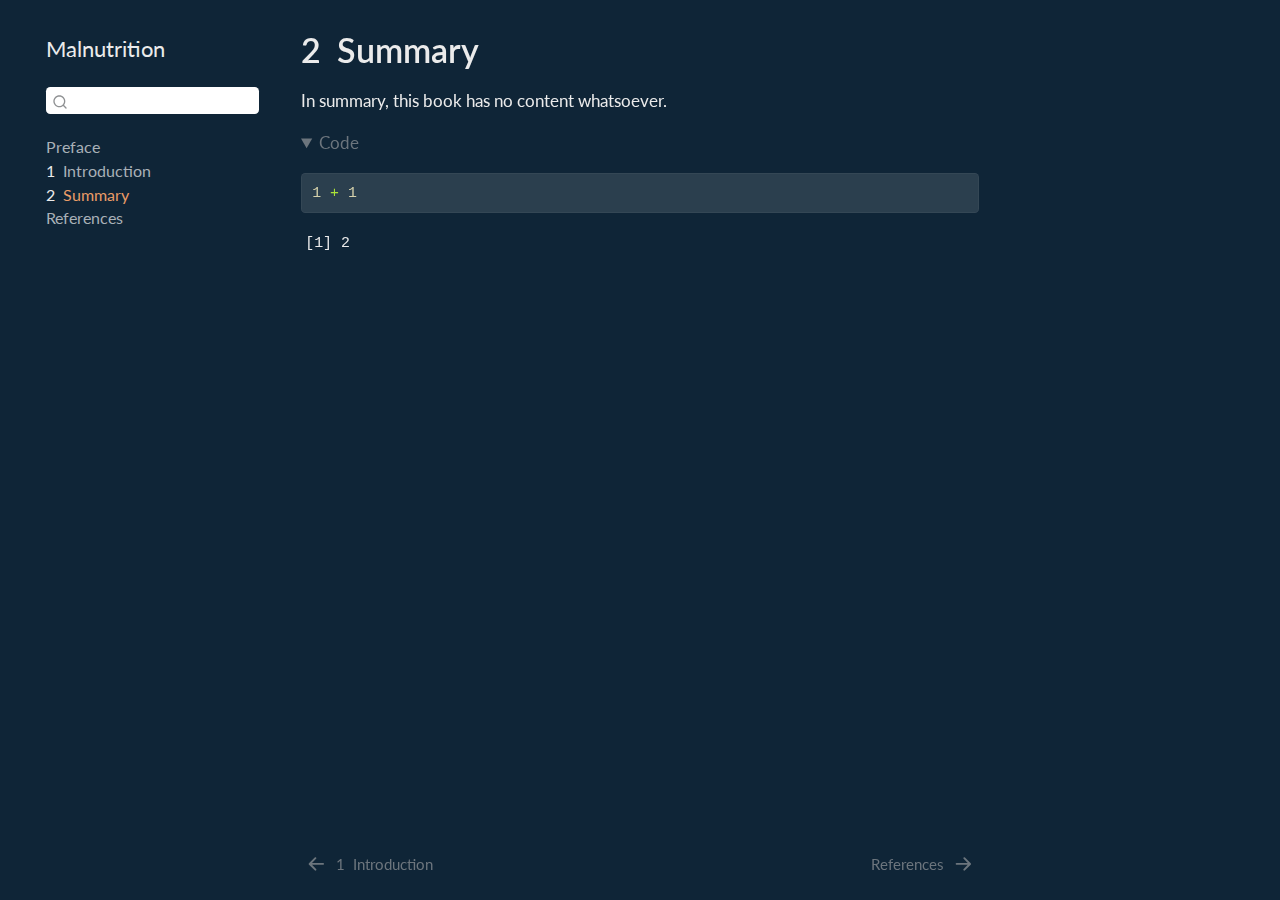
<file: _book/summary.html>
<!DOCTYPE html>
<html xmlns="http://www.w3.org/1999/xhtml" lang="en" xml:lang="en"><head>

<meta charset="utf-8">
<meta name="generator" content="quarto-1.7.32">

<meta name="viewport" content="width=device-width, initial-scale=1.0, user-scalable=yes">


<title>2&nbsp; Summary – Malnutrition</title>
<style>
code{white-space: pre-wrap;}
span.smallcaps{font-variant: small-caps;}
div.columns{display: flex; gap: min(4vw, 1.5em);}
div.column{flex: auto; overflow-x: auto;}
div.hanging-indent{margin-left: 1.5em; text-indent: -1.5em;}
ul.task-list{list-style: none;}
ul.task-list li input[type="checkbox"] {
  width: 0.8em;
  margin: 0 0.8em 0.2em -1em; /* quarto-specific, see https://github.com/quarto-dev/quarto-cli/issues/4556 */ 
  vertical-align: middle;
}
/* CSS for syntax highlighting */
html { -webkit-text-size-adjust: 100%; }
pre > code.sourceCode { white-space: pre; position: relative; }
pre > code.sourceCode > span { display: inline-block; line-height: 1.25; }
pre > code.sourceCode > span:empty { height: 1.2em; }
.sourceCode { overflow: visible; }
code.sourceCode > span { color: inherit; text-decoration: inherit; }
div.sourceCode { margin: 1em 0; }
pre.sourceCode { margin: 0; }
@media screen {
div.sourceCode { overflow: auto; }
}
@media print {
pre > code.sourceCode { white-space: pre-wrap; }
pre > code.sourceCode > span { text-indent: -5em; padding-left: 5em; }
}
pre.numberSource code
  { counter-reset: source-line 0; }
pre.numberSource code > span
  { position: relative; left: -4em; counter-increment: source-line; }
pre.numberSource code > span > a:first-child::before
  { content: counter(source-line);
    position: relative; left: -1em; text-align: right; vertical-align: baseline;
    border: none; display: inline-block;
    -webkit-touch-callout: none; -webkit-user-select: none;
    -khtml-user-select: none; -moz-user-select: none;
    -ms-user-select: none; user-select: none;
    padding: 0 4px; width: 4em;
  }
pre.numberSource { margin-left: 3em;  padding-left: 4px; }
div.sourceCode
  {   }
@media screen {
pre > code.sourceCode > span > a:first-child::before { text-decoration: underline; }
}
</style>


<script src="site_libs/quarto-nav/quarto-nav.js"></script>
<script src="site_libs/quarto-nav/headroom.min.js"></script>
<script src="site_libs/clipboard/clipboard.min.js"></script>
<script src="site_libs/quarto-search/autocomplete.umd.js"></script>
<script src="site_libs/quarto-search/fuse.min.js"></script>
<script src="site_libs/quarto-search/quarto-search.js"></script>
<meta name="quarto:offset" content="./">
<link href="./references.html" rel="next">
<link href="./intro.html" rel="prev">
<script src="site_libs/quarto-html/quarto.js" type="module"></script>
<script src="site_libs/quarto-html/tabsets/tabsets.js" type="module"></script>
<script src="site_libs/quarto-html/popper.min.js"></script>
<script src="site_libs/quarto-html/tippy.umd.min.js"></script>
<script src="site_libs/quarto-html/anchor.min.js"></script>
<link href="site_libs/quarto-html/tippy.css" rel="stylesheet">
<link href="site_libs/quarto-html/quarto-syntax-highlighting-dark-2fef5ea3f8957b3e4ecc936fc74692ca.css" rel="stylesheet" id="quarto-text-highlighting-styles">
<script src="site_libs/bootstrap/bootstrap.min.js"></script>
<link href="site_libs/bootstrap/bootstrap-icons.css" rel="stylesheet">
<link href="site_libs/bootstrap/bootstrap-14a4a47997ebddbd9d759ce704f2509b.min.css" rel="stylesheet" append-hash="true" id="quarto-bootstrap" data-mode="dark">
<script id="quarto-search-options" type="application/json">{
  "location": "sidebar",
  "copy-button": false,
  "collapse-after": 3,
  "panel-placement": "start",
  "type": "textbox",
  "limit": 50,
  "keyboard-shortcut": [
    "f",
    "/",
    "s"
  ],
  "show-item-context": false,
  "language": {
    "search-no-results-text": "No results",
    "search-matching-documents-text": "matching documents",
    "search-copy-link-title": "Copy link to search",
    "search-hide-matches-text": "Hide additional matches",
    "search-more-match-text": "more match in this document",
    "search-more-matches-text": "more matches in this document",
    "search-clear-button-title": "Clear",
    "search-text-placeholder": "",
    "search-detached-cancel-button-title": "Cancel",
    "search-submit-button-title": "Submit",
    "search-label": "Search"
  }
}</script>


</head>

<body class="nav-sidebar floating quarto-light">

<div id="quarto-search-results"></div>
  <header id="quarto-header" class="headroom fixed-top">
  <nav class="quarto-secondary-nav">
    <div class="container-fluid d-flex">
      <button type="button" class="quarto-btn-toggle btn" data-bs-toggle="collapse" role="button" data-bs-target=".quarto-sidebar-collapse-item" aria-controls="quarto-sidebar" aria-expanded="false" aria-label="Toggle sidebar navigation" onclick="if (window.quartoToggleHeadroom) { window.quartoToggleHeadroom(); }">
        <i class="bi bi-layout-text-sidebar-reverse"></i>
      </button>
        <nav class="quarto-page-breadcrumbs" aria-label="breadcrumb"><ol class="breadcrumb"><li class="breadcrumb-item"><a href="./summary.html"><span class="chapter-number">2</span>&nbsp; <span class="chapter-title">Summary</span></a></li></ol></nav>
        <a class="flex-grow-1" role="navigation" data-bs-toggle="collapse" data-bs-target=".quarto-sidebar-collapse-item" aria-controls="quarto-sidebar" aria-expanded="false" aria-label="Toggle sidebar navigation" onclick="if (window.quartoToggleHeadroom) { window.quartoToggleHeadroom(); }">      
        </a>
      <button type="button" class="btn quarto-search-button" aria-label="Search" onclick="window.quartoOpenSearch();">
        <i class="bi bi-search"></i>
      </button>
    </div>
  </nav>
</header>
<!-- content -->
<div id="quarto-content" class="quarto-container page-columns page-rows-contents page-layout-article">
<!-- sidebar -->
  <nav id="quarto-sidebar" class="sidebar collapse collapse-horizontal quarto-sidebar-collapse-item sidebar-navigation floating overflow-auto">
    <div class="pt-lg-2 mt-2 text-left sidebar-header">
    <div class="sidebar-title mb-0 py-0">
      <a href="./">Malnutrition</a> 
    </div>
      </div>
        <div class="mt-2 flex-shrink-0 align-items-center">
        <div class="sidebar-search">
        <div id="quarto-search" class="" title="Search"></div>
        </div>
        </div>
    <div class="sidebar-menu-container"> 
    <ul class="list-unstyled mt-1">
        <li class="sidebar-item">
  <div class="sidebar-item-container"> 
  <a href="./index.html" class="sidebar-item-text sidebar-link">
 <span class="menu-text">Preface</span></a>
  </div>
</li>
        <li class="sidebar-item">
  <div class="sidebar-item-container"> 
  <a href="./intro.html" class="sidebar-item-text sidebar-link">
 <span class="menu-text"><span class="chapter-number">1</span>&nbsp; <span class="chapter-title">Introduction</span></span></a>
  </div>
</li>
        <li class="sidebar-item">
  <div class="sidebar-item-container"> 
  <a href="./summary.html" class="sidebar-item-text sidebar-link active">
 <span class="menu-text"><span class="chapter-number">2</span>&nbsp; <span class="chapter-title">Summary</span></span></a>
  </div>
</li>
        <li class="sidebar-item">
  <div class="sidebar-item-container"> 
  <a href="./references.html" class="sidebar-item-text sidebar-link">
 <span class="menu-text">References</span></a>
  </div>
</li>
    </ul>
    </div>
</nav>
<div id="quarto-sidebar-glass" class="quarto-sidebar-collapse-item" data-bs-toggle="collapse" data-bs-target=".quarto-sidebar-collapse-item"></div>
<!-- margin-sidebar -->
    <div id="quarto-margin-sidebar" class="sidebar margin-sidebar zindex-bottom">
        
    </div>
<!-- main -->
<main class="content" id="quarto-document-content">

<header id="title-block-header" class="quarto-title-block default">
<div class="quarto-title">
<h1 class="title"><span class="chapter-number">2</span>&nbsp; <span class="chapter-title">Summary</span></h1>
</div>



<div class="quarto-title-meta">

    
  
    
  </div>
  


</header>


<p>In summary, this book has no content whatsoever.</p>
<div class="cell">
<details open="" class="code-fold">
<summary>Code</summary>
<div class="sourceCode cell-code" id="cb1"><pre class="sourceCode r code-with-copy"><code class="sourceCode r"><span id="cb1-1"><a href="#cb1-1" aria-hidden="true" tabindex="-1"></a><span class="dv">1</span> <span class="sc">+</span> <span class="dv">1</span></span></code><button title="Copy to Clipboard" class="code-copy-button"><i class="bi"></i></button></pre></div>
</details>
<div class="cell-output cell-output-stdout">
<pre><code>[1] 2</code></pre>
</div>
</div>



</main> <!-- /main -->
<script id="quarto-html-after-body" type="application/javascript">
  window.document.addEventListener("DOMContentLoaded", function (event) {
    const icon = "";
    const anchorJS = new window.AnchorJS();
    anchorJS.options = {
      placement: 'right',
      icon: icon
    };
    anchorJS.add('.anchored');
    const isCodeAnnotation = (el) => {
      for (const clz of el.classList) {
        if (clz.startsWith('code-annotation-')) {                     
          return true;
        }
      }
      return false;
    }
    const onCopySuccess = function(e) {
      // button target
      const button = e.trigger;
      // don't keep focus
      button.blur();
      // flash "checked"
      button.classList.add('code-copy-button-checked');
      var currentTitle = button.getAttribute("title");
      button.setAttribute("title", "Copied!");
      let tooltip;
      if (window.bootstrap) {
        button.setAttribute("data-bs-toggle", "tooltip");
        button.setAttribute("data-bs-placement", "left");
        button.setAttribute("data-bs-title", "Copied!");
        tooltip = new bootstrap.Tooltip(button, 
          { trigger: "manual", 
            customClass: "code-copy-button-tooltip",
            offset: [0, -8]});
        tooltip.show();    
      }
      setTimeout(function() {
        if (tooltip) {
          tooltip.hide();
          button.removeAttribute("data-bs-title");
          button.removeAttribute("data-bs-toggle");
          button.removeAttribute("data-bs-placement");
        }
        button.setAttribute("title", currentTitle);
        button.classList.remove('code-copy-button-checked');
      }, 1000);
      // clear code selection
      e.clearSelection();
    }
    const getTextToCopy = function(trigger) {
        const codeEl = trigger.previousElementSibling.cloneNode(true);
        for (const childEl of codeEl.children) {
          if (isCodeAnnotation(childEl)) {
            childEl.remove();
          }
        }
        return codeEl.innerText;
    }
    const clipboard = new window.ClipboardJS('.code-copy-button:not([data-in-quarto-modal])', {
      text: getTextToCopy
    });
    clipboard.on('success', onCopySuccess);
    if (window.document.getElementById('quarto-embedded-source-code-modal')) {
      const clipboardModal = new window.ClipboardJS('.code-copy-button[data-in-quarto-modal]', {
        text: getTextToCopy,
        container: window.document.getElementById('quarto-embedded-source-code-modal')
      });
      clipboardModal.on('success', onCopySuccess);
    }
      var localhostRegex = new RegExp(/^(?:http|https):\/\/localhost\:?[0-9]*\//);
      var mailtoRegex = new RegExp(/^mailto:/);
        var filterRegex = new RegExp('/' + window.location.host + '/');
      var isInternal = (href) => {
          return filterRegex.test(href) || localhostRegex.test(href) || mailtoRegex.test(href);
      }
      // Inspect non-navigation links and adorn them if external
     var links = window.document.querySelectorAll('a[href]:not(.nav-link):not(.navbar-brand):not(.toc-action):not(.sidebar-link):not(.sidebar-item-toggle):not(.pagination-link):not(.no-external):not([aria-hidden]):not(.dropdown-item):not(.quarto-navigation-tool):not(.about-link)');
      for (var i=0; i<links.length; i++) {
        const link = links[i];
        if (!isInternal(link.href)) {
          // undo the damage that might have been done by quarto-nav.js in the case of
          // links that we want to consider external
          if (link.dataset.originalHref !== undefined) {
            link.href = link.dataset.originalHref;
          }
        }
      }
    function tippyHover(el, contentFn, onTriggerFn, onUntriggerFn) {
      const config = {
        allowHTML: true,
        maxWidth: 500,
        delay: 100,
        arrow: false,
        appendTo: function(el) {
            return el.parentElement;
        },
        interactive: true,
        interactiveBorder: 10,
        theme: 'quarto',
        placement: 'bottom-start',
      };
      if (contentFn) {
        config.content = contentFn;
      }
      if (onTriggerFn) {
        config.onTrigger = onTriggerFn;
      }
      if (onUntriggerFn) {
        config.onUntrigger = onUntriggerFn;
      }
      window.tippy(el, config); 
    }
    const noterefs = window.document.querySelectorAll('a[role="doc-noteref"]');
    for (var i=0; i<noterefs.length; i++) {
      const ref = noterefs[i];
      tippyHover(ref, function() {
        // use id or data attribute instead here
        let href = ref.getAttribute('data-footnote-href') || ref.getAttribute('href');
        try { href = new URL(href).hash; } catch {}
        const id = href.replace(/^#\/?/, "");
        const note = window.document.getElementById(id);
        if (note) {
          return note.innerHTML;
        } else {
          return "";
        }
      });
    }
    const xrefs = window.document.querySelectorAll('a.quarto-xref');
    const processXRef = (id, note) => {
      // Strip column container classes
      const stripColumnClz = (el) => {
        el.classList.remove("page-full", "page-columns");
        if (el.children) {
          for (const child of el.children) {
            stripColumnClz(child);
          }
        }
      }
      stripColumnClz(note)
      if (id === null || id.startsWith('sec-')) {
        // Special case sections, only their first couple elements
        const container = document.createElement("div");
        if (note.children && note.children.length > 2) {
          container.appendChild(note.children[0].cloneNode(true));
          for (let i = 1; i < note.children.length; i++) {
            const child = note.children[i];
            if (child.tagName === "P" && child.innerText === "") {
              continue;
            } else {
              container.appendChild(child.cloneNode(true));
              break;
            }
          }
          if (window.Quarto?.typesetMath) {
            window.Quarto.typesetMath(container);
          }
          return container.innerHTML
        } else {
          if (window.Quarto?.typesetMath) {
            window.Quarto.typesetMath(note);
          }
          return note.innerHTML;
        }
      } else {
        // Remove any anchor links if they are present
        const anchorLink = note.querySelector('a.anchorjs-link');
        if (anchorLink) {
          anchorLink.remove();
        }
        if (window.Quarto?.typesetMath) {
          window.Quarto.typesetMath(note);
        }
        if (note.classList.contains("callout")) {
          return note.outerHTML;
        } else {
          return note.innerHTML;
        }
      }
    }
    for (var i=0; i<xrefs.length; i++) {
      const xref = xrefs[i];
      tippyHover(xref, undefined, function(instance) {
        instance.disable();
        let url = xref.getAttribute('href');
        let hash = undefined; 
        if (url.startsWith('#')) {
          hash = url;
        } else {
          try { hash = new URL(url).hash; } catch {}
        }
        if (hash) {
          const id = hash.replace(/^#\/?/, "");
          const note = window.document.getElementById(id);
          if (note !== null) {
            try {
              const html = processXRef(id, note.cloneNode(true));
              instance.setContent(html);
            } finally {
              instance.enable();
              instance.show();
            }
          } else {
            // See if we can fetch this
            fetch(url.split('#')[0])
            .then(res => res.text())
            .then(html => {
              const parser = new DOMParser();
              const htmlDoc = parser.parseFromString(html, "text/html");
              const note = htmlDoc.getElementById(id);
              if (note !== null) {
                const html = processXRef(id, note);
                instance.setContent(html);
              } 
            }).finally(() => {
              instance.enable();
              instance.show();
            });
          }
        } else {
          // See if we can fetch a full url (with no hash to target)
          // This is a special case and we should probably do some content thinning / targeting
          fetch(url)
          .then(res => res.text())
          .then(html => {
            const parser = new DOMParser();
            const htmlDoc = parser.parseFromString(html, "text/html");
            const note = htmlDoc.querySelector('main.content');
            if (note !== null) {
              // This should only happen for chapter cross references
              // (since there is no id in the URL)
              // remove the first header
              if (note.children.length > 0 && note.children[0].tagName === "HEADER") {
                note.children[0].remove();
              }
              const html = processXRef(null, note);
              instance.setContent(html);
            } 
          }).finally(() => {
            instance.enable();
            instance.show();
          });
        }
      }, function(instance) {
      });
    }
        let selectedAnnoteEl;
        const selectorForAnnotation = ( cell, annotation) => {
          let cellAttr = 'data-code-cell="' + cell + '"';
          let lineAttr = 'data-code-annotation="' +  annotation + '"';
          const selector = 'span[' + cellAttr + '][' + lineAttr + ']';
          return selector;
        }
        const selectCodeLines = (annoteEl) => {
          const doc = window.document;
          const targetCell = annoteEl.getAttribute("data-target-cell");
          const targetAnnotation = annoteEl.getAttribute("data-target-annotation");
          const annoteSpan = window.document.querySelector(selectorForAnnotation(targetCell, targetAnnotation));
          const lines = annoteSpan.getAttribute("data-code-lines").split(",");
          const lineIds = lines.map((line) => {
            return targetCell + "-" + line;
          })
          let top = null;
          let height = null;
          let parent = null;
          if (lineIds.length > 0) {
              //compute the position of the single el (top and bottom and make a div)
              const el = window.document.getElementById(lineIds[0]);
              top = el.offsetTop;
              height = el.offsetHeight;
              parent = el.parentElement.parentElement;
            if (lineIds.length > 1) {
              const lastEl = window.document.getElementById(lineIds[lineIds.length - 1]);
              const bottom = lastEl.offsetTop + lastEl.offsetHeight;
              height = bottom - top;
            }
            if (top !== null && height !== null && parent !== null) {
              // cook up a div (if necessary) and position it 
              let div = window.document.getElementById("code-annotation-line-highlight");
              if (div === null) {
                div = window.document.createElement("div");
                div.setAttribute("id", "code-annotation-line-highlight");
                div.style.position = 'absolute';
                parent.appendChild(div);
              }
              div.style.top = top - 2 + "px";
              div.style.height = height + 4 + "px";
              div.style.left = 0;
              let gutterDiv = window.document.getElementById("code-annotation-line-highlight-gutter");
              if (gutterDiv === null) {
                gutterDiv = window.document.createElement("div");
                gutterDiv.setAttribute("id", "code-annotation-line-highlight-gutter");
                gutterDiv.style.position = 'absolute';
                const codeCell = window.document.getElementById(targetCell);
                const gutter = codeCell.querySelector('.code-annotation-gutter');
                gutter.appendChild(gutterDiv);
              }
              gutterDiv.style.top = top - 2 + "px";
              gutterDiv.style.height = height + 4 + "px";
            }
            selectedAnnoteEl = annoteEl;
          }
        };
        const unselectCodeLines = () => {
          const elementsIds = ["code-annotation-line-highlight", "code-annotation-line-highlight-gutter"];
          elementsIds.forEach((elId) => {
            const div = window.document.getElementById(elId);
            if (div) {
              div.remove();
            }
          });
          selectedAnnoteEl = undefined;
        };
          // Handle positioning of the toggle
      window.addEventListener(
        "resize",
        throttle(() => {
          elRect = undefined;
          if (selectedAnnoteEl) {
            selectCodeLines(selectedAnnoteEl);
          }
        }, 10)
      );
      function throttle(fn, ms) {
      let throttle = false;
      let timer;
        return (...args) => {
          if(!throttle) { // first call gets through
              fn.apply(this, args);
              throttle = true;
          } else { // all the others get throttled
              if(timer) clearTimeout(timer); // cancel #2
              timer = setTimeout(() => {
                fn.apply(this, args);
                timer = throttle = false;
              }, ms);
          }
        };
      }
        // Attach click handler to the DT
        const annoteDls = window.document.querySelectorAll('dt[data-target-cell]');
        for (const annoteDlNode of annoteDls) {
          annoteDlNode.addEventListener('click', (event) => {
            const clickedEl = event.target;
            if (clickedEl !== selectedAnnoteEl) {
              unselectCodeLines();
              const activeEl = window.document.querySelector('dt[data-target-cell].code-annotation-active');
              if (activeEl) {
                activeEl.classList.remove('code-annotation-active');
              }
              selectCodeLines(clickedEl);
              clickedEl.classList.add('code-annotation-active');
            } else {
              // Unselect the line
              unselectCodeLines();
              clickedEl.classList.remove('code-annotation-active');
            }
          });
        }
    const findCites = (el) => {
      const parentEl = el.parentElement;
      if (parentEl) {
        const cites = parentEl.dataset.cites;
        if (cites) {
          return {
            el,
            cites: cites.split(' ')
          };
        } else {
          return findCites(el.parentElement)
        }
      } else {
        return undefined;
      }
    };
    var bibliorefs = window.document.querySelectorAll('a[role="doc-biblioref"]');
    for (var i=0; i<bibliorefs.length; i++) {
      const ref = bibliorefs[i];
      const citeInfo = findCites(ref);
      if (citeInfo) {
        tippyHover(citeInfo.el, function() {
          var popup = window.document.createElement('div');
          citeInfo.cites.forEach(function(cite) {
            var citeDiv = window.document.createElement('div');
            citeDiv.classList.add('hanging-indent');
            citeDiv.classList.add('csl-entry');
            var biblioDiv = window.document.getElementById('ref-' + cite);
            if (biblioDiv) {
              citeDiv.innerHTML = biblioDiv.innerHTML;
            }
            popup.appendChild(citeDiv);
          });
          return popup.innerHTML;
        });
      }
    }
  });
  </script>
<nav class="page-navigation">
  <div class="nav-page nav-page-previous">
      <a href="./intro.html" class="pagination-link" aria-label="Introduction">
        <i class="bi bi-arrow-left-short"></i> <span class="nav-page-text"><span class="chapter-number">1</span>&nbsp; <span class="chapter-title">Introduction</span></span>
      </a>          
  </div>
  <div class="nav-page nav-page-next">
      <a href="./references.html" class="pagination-link" aria-label="References">
        <span class="nav-page-text">References</span> <i class="bi bi-arrow-right-short"></i>
      </a>
  </div>
</nav>
</div> <!-- /content -->




</body></html>
</file>
<file: site_libs/quarto-html/tippy.css>
.tippy-box[data-animation=fade][data-state=hidden]{opacity:0}[data-tippy-root]{max-width:calc(100vw - 10px)}.tippy-box{position:relative;background-color:#333;color:#fff;border-radius:4px;font-size:14px;line-height:1.4;white-space:normal;outline:0;transition-property:transform,visibility,opacity}.tippy-box[data-placement^=top]>.tippy-arrow{bottom:0}.tippy-box[data-placement^=top]>.tippy-arrow:before{bottom:-7px;left:0;border-width:8px 8px 0;border-top-color:initial;transform-origin:center top}.tippy-box[data-placement^=bottom]>.tippy-arrow{top:0}.tippy-box[data-placement^=bottom]>.tippy-arrow:before{top:-7px;left:0;border-width:0 8px 8px;border-bottom-color:initial;transform-origin:center bottom}.tippy-box[data-placement^=left]>.tippy-arrow{right:0}.tippy-box[data-placement^=left]>.tippy-arrow:before{border-width:8px 0 8px 8px;border-left-color:initial;right:-7px;transform-origin:center left}.tippy-box[data-placement^=right]>.tippy-arrow{left:0}.tippy-box[data-placement^=right]>.tippy-arrow:before{left:-7px;border-width:8px 8px 8px 0;border-right-color:initial;transform-origin:center right}.tippy-box[data-inertia][data-state=visible]{transition-timing-function:cubic-bezier(.54,1.5,.38,1.11)}.tippy-arrow{width:16px;height:16px;color:#333}.tippy-arrow:before{content:"";position:absolute;border-color:transparent;border-style:solid}.tippy-content{position:relative;padding:5px 9px;z-index:1}
</file>
<file: site_libs/quarto-html/quarto-syntax-highlighting-dark-bc185b5c5bdbcb35c2eb49d8a876ef70.css>
/* quarto syntax highlight colors */
:root {
  --quarto-hl-al-color: #f07178;
  --quarto-hl-an-color: #d4d0ab;
  --quarto-hl-at-color: #00e0e0;
  --quarto-hl-bn-color: #d4d0ab;
  --quarto-hl-bu-color: #abe338;
  --quarto-hl-ch-color: #abe338;
  --quarto-hl-co-color: #f8f8f2;
  --quarto-hl-cv-color: #ffd700;
  --quarto-hl-cn-color: #ffd700;
  --quarto-hl-cf-color: #ffa07a;
  --quarto-hl-dt-color: #ffa07a;
  --quarto-hl-dv-color: #d4d0ab;
  --quarto-hl-do-color: #f8f8f2;
  --quarto-hl-er-color: #f07178;
  --quarto-hl-ex-color: #00e0e0;
  --quarto-hl-fl-color: #d4d0ab;
  --quarto-hl-fu-color: #ffa07a;
  --quarto-hl-im-color: #abe338;
  --quarto-hl-in-color: #d4d0ab;
  --quarto-hl-kw-color: #ffa07a;
  --quarto-hl-op-color: #ffa07a;
  --quarto-hl-ot-color: #00e0e0;
  --quarto-hl-pp-color: #dcc6e0;
  --quarto-hl-re-color: #00e0e0;
  --quarto-hl-sc-color: #abe338;
  --quarto-hl-ss-color: #abe338;
  --quarto-hl-st-color: #abe338;
  --quarto-hl-va-color: #00e0e0;
  --quarto-hl-vs-color: #abe338;
  --quarto-hl-wa-color: #dcc6e0;
}

/* other quarto variables */
:root {
  --quarto-font-monospace: SFMono-Regular, Menlo, Monaco, Consolas, "Liberation Mono", "Courier New", monospace;
}

/* syntax highlight based on Pandoc's rules */
pre > code.sourceCode > span {
  color: #f8f8f2;
}

code.sourceCode > span {
  color: #f8f8f2;
}

div.sourceCode,
div.sourceCode pre.sourceCode {
  color: #f8f8f2;
}

/* Normal */
code span {
  color: #f8f8f2;
}

/* Alert */
code span.al {
  color: #f07178;
}

/* Annotation */
code span.an {
  color: #d4d0ab;
}

/* Attribute */
code span.at {
  color: #00e0e0;
}

/* BaseN */
code span.bn {
  color: #d4d0ab;
}

/* BuiltIn */
code span.bu {
  color: #abe338;
}

/* ControlFlow */
code span.cf {
  font-weight: bold;
  color: #ffa07a;
}

/* Char */
code span.ch {
  color: #abe338;
}

/* Constant */
code span.cn {
  color: #ffd700;
}

/* Comment */
code span.co {
  font-style: italic;
  color: #f8f8f2;
}

/* CommentVar */
code span.cv {
  color: #ffd700;
}

/* Documentation */
code span.do {
  color: #f8f8f2;
}

/* DataType */
code span.dt {
  color: #ffa07a;
}

/* DecVal */
code span.dv {
  color: #d4d0ab;
}

/* Error */
code span.er {
  color: #f07178;
  text-decoration: underline;
}

/* Extension */
code span.ex {
  font-weight: bold;
  color: #00e0e0;
}

/* Float */
code span.fl {
  color: #d4d0ab;
}

/* Function */
code span.fu {
  color: #ffa07a;
}

/* Import */
code span.im {
  color: #abe338;
}

/* Information */
code span.in {
  color: #d4d0ab;
}

/* Keyword */
code span.kw {
  font-weight: bold;
  color: #ffa07a;
}

/* Operator */
code span.op {
  color: #ffa07a;
}

/* Other */
code span.ot {
  color: #00e0e0;
}

/* Preprocessor */
code span.pp {
  color: #dcc6e0;
}

/* RegionMarker */
code span.re {
  background-color: #f8f8f2;
  color: #00e0e0;
}

/* SpecialChar */
code span.sc {
  color: #abe338;
}

/* SpecialString */
code span.ss {
  color: #abe338;
}

/* String */
code span.st {
  color: #abe338;
}

/* Variable */
code span.va {
  color: #00e0e0;
}

/* VerbatimString */
code span.vs {
  color: #abe338;
}

/* Warning */
code span.wa {
  color: #dcc6e0;
}

.prevent-inlining {
  content: "</";
}

/*# sourceMappingURL=9510e8932c082882303fe901a8ba9f6d.css.map */
</file>
<file: _book/site_libs/quarto-html/tippy.css>
.tippy-box[data-animation=fade][data-state=hidden]{opacity:0}[data-tippy-root]{max-width:calc(100vw - 10px)}.tippy-box{position:relative;background-color:#333;color:#fff;border-radius:4px;font-size:14px;line-height:1.4;white-space:normal;outline:0;transition-property:transform,visibility,opacity}.tippy-box[data-placement^=top]>.tippy-arrow{bottom:0}.tippy-box[data-placement^=top]>.tippy-arrow:before{bottom:-7px;left:0;border-width:8px 8px 0;border-top-color:initial;transform-origin:center top}.tippy-box[data-placement^=bottom]>.tippy-arrow{top:0}.tippy-box[data-placement^=bottom]>.tippy-arrow:before{top:-7px;left:0;border-width:0 8px 8px;border-bottom-color:initial;transform-origin:center bottom}.tippy-box[data-placement^=left]>.tippy-arrow{right:0}.tippy-box[data-placement^=left]>.tippy-arrow:before{border-width:8px 0 8px 8px;border-left-color:initial;right:-7px;transform-origin:center left}.tippy-box[data-placement^=right]>.tippy-arrow{left:0}.tippy-box[data-placement^=right]>.tippy-arrow:before{left:-7px;border-width:8px 8px 8px 0;border-right-color:initial;transform-origin:center right}.tippy-box[data-inertia][data-state=visible]{transition-timing-function:cubic-bezier(.54,1.5,.38,1.11)}.tippy-arrow{width:16px;height:16px;color:#333}.tippy-arrow:before{content:"";position:absolute;border-color:transparent;border-style:solid}.tippy-content{position:relative;padding:5px 9px;z-index:1}
</file>
<file: _book/site_libs/quarto-html/quarto-syntax-highlighting-dark-2fef5ea3f8957b3e4ecc936fc74692ca.css>
/* quarto syntax highlight colors */
:root {
  --quarto-hl-al-color: #f07178;
  --quarto-hl-an-color: #d4d0ab;
  --quarto-hl-at-color: #00e0e0;
  --quarto-hl-bn-color: #d4d0ab;
  --quarto-hl-bu-color: #abe338;
  --quarto-hl-ch-color: #abe338;
  --quarto-hl-co-color: #f8f8f2;
  --quarto-hl-cv-color: #ffd700;
  --quarto-hl-cn-color: #ffd700;
  --quarto-hl-cf-color: #ffa07a;
  --quarto-hl-dt-color: #ffa07a;
  --quarto-hl-dv-color: #d4d0ab;
  --quarto-hl-do-color: #f8f8f2;
  --quarto-hl-er-color: #f07178;
  --quarto-hl-ex-color: #00e0e0;
  --quarto-hl-fl-color: #d4d0ab;
  --quarto-hl-fu-color: #ffa07a;
  --quarto-hl-im-color: #abe338;
  --quarto-hl-in-color: #d4d0ab;
  --quarto-hl-kw-color: #ffa07a;
  --quarto-hl-op-color: #ffa07a;
  --quarto-hl-ot-color: #00e0e0;
  --quarto-hl-pp-color: #dcc6e0;
  --quarto-hl-re-color: #00e0e0;
  --quarto-hl-sc-color: #abe338;
  --quarto-hl-ss-color: #abe338;
  --quarto-hl-st-color: #abe338;
  --quarto-hl-va-color: #00e0e0;
  --quarto-hl-vs-color: #abe338;
  --quarto-hl-wa-color: #dcc6e0;
}

/* other quarto variables */
:root {
  --quarto-font-monospace: SFMono-Regular, Menlo, Monaco, Consolas, "Liberation Mono", "Courier New", monospace;
}

/* syntax highlight based on Pandoc's rules */
pre > code.sourceCode > span {
  color: #f8f8f2;
}

code.sourceCode > span {
  color: #f8f8f2;
}

div.sourceCode,
div.sourceCode pre.sourceCode {
  color: #f8f8f2;
}

/* Normal */
code span {
  color: #f8f8f2;
}

/* Alert */
code span.al {
  color: #f07178;
}

/* Annotation */
code span.an {
  color: #d4d0ab;
}

/* Attribute */
code span.at {
  color: #00e0e0;
}

/* BaseN */
code span.bn {
  color: #d4d0ab;
}

/* BuiltIn */
code span.bu {
  color: #abe338;
}

/* ControlFlow */
code span.cf {
  font-weight: bold;
  color: #ffa07a;
}

/* Char */
code span.ch {
  color: #abe338;
}

/* Constant */
code span.cn {
  color: #ffd700;
}

/* Comment */
code span.co {
  font-style: italic;
  color: #f8f8f2;
}

/* CommentVar */
code span.cv {
  color: #ffd700;
}

/* Documentation */
code span.do {
  color: #f8f8f2;
}

/* DataType */
code span.dt {
  color: #ffa07a;
}

/* DecVal */
code span.dv {
  color: #d4d0ab;
}

/* Error */
code span.er {
  color: #f07178;
  text-decoration: underline;
}

/* Extension */
code span.ex {
  font-weight: bold;
  color: #00e0e0;
}

/* Float */
code span.fl {
  color: #d4d0ab;
}

/* Function */
code span.fu {
  color: #ffa07a;
}

/* Import */
code span.im {
  color: #abe338;
}

/* Information */
code span.in {
  color: #d4d0ab;
}

/* Keyword */
code span.kw {
  font-weight: bold;
  color: #ffa07a;
}

/* Operator */
code span.op {
  color: #ffa07a;
}

/* Other */
code span.ot {
  color: #00e0e0;
}

/* Preprocessor */
code span.pp {
  color: #dcc6e0;
}

/* RegionMarker */
code span.re {
  background-color: #f8f8f2;
  color: #00e0e0;
}

/* SpecialChar */
code span.sc {
  color: #abe338;
}

/* SpecialString */
code span.ss {
  color: #abe338;
}

/* String */
code span.st {
  color: #abe338;
}

/* Variable */
code span.va {
  color: #00e0e0;
}

/* VerbatimString */
code span.vs {
  color: #abe338;
}

/* Warning */
code span.wa {
  color: #dcc6e0;
}

.prevent-inlining {
  content: "</";
}

/*# sourceMappingURL=9d1c423767af11a14e59cf8ecfea55bb.css.map */
</file>
<file: _book/site_libs/lightable-0.0.1/lightable.css>
/*!
 * lightable v0.0.1
 * Copyright 2020 Hao Zhu
 * Licensed under MIT (https://github.com/haozhu233/kableExtra/blob/master/LICENSE)
 */

.lightable-minimal {
  border-collapse: separate;
  border-spacing: 16px 1px;
  width: 100%;
  margin-bottom: 10px;
}

.lightable-minimal td {
  margin-left: 5px;
  margin-right: 5px;
}

.lightable-minimal th {
  margin-left: 5px;
  margin-right: 5px;
}

.lightable-minimal thead tr:last-child th {
  border-bottom: 2px solid #00000050;
  empty-cells: hide;

}

.lightable-minimal tbody tr:first-child td {
  padding-top: 0.5em;
}

.lightable-minimal.lightable-hover tbody tr:hover {
  background-color: #f5f5f5;
}

.lightable-minimal.lightable-striped tbody tr:nth-child(even) {
  background-color: #f5f5f5;
}

.lightable-classic {
  border-top: 0.16em solid #111111;
  border-bottom: 0.16em solid #111111;
  width: 100%;
  margin-bottom: 10px;
  margin: 10px 5px;
}

.lightable-classic tfoot tr td {
  border: 0;
}

.lightable-classic tfoot tr:first-child td {
  border-top: 0.14em solid #111111;
}

.lightable-classic caption {
  color: #222222;
}

.lightable-classic td {
  padding-left: 5px;
  padding-right: 5px;
  color: #222222;
}

.lightable-classic th {
  padding-left: 5px;
  padding-right: 5px;
  font-weight: normal;
  color: #222222;
}

.lightable-classic thead tr:last-child th {
  border-bottom: 0.10em solid #111111;
}

.lightable-classic.lightable-hover tbody tr:hover {
  background-color: #F9EEC1;
}

.lightable-classic.lightable-striped tbody tr:nth-child(even) {
  background-color: #f5f5f5;
}

.lightable-classic-2 {
  border-top: 3px double #111111;
  border-bottom: 3px double #111111;
  width: 100%;
  margin-bottom: 10px;
}

.lightable-classic-2 tfoot tr td {
  border: 0;
}

.lightable-classic-2 tfoot tr:first-child td {
  border-top: 3px double #111111;
}

.lightable-classic-2 caption {
  color: #222222;
}

.lightable-classic-2 td {
  padding-left: 5px;
  padding-right: 5px;
  color: #222222;
}

.lightable-classic-2 th {
  padding-left: 5px;
  padding-right: 5px;
  font-weight: normal;
  color: #222222;
}

.lightable-classic-2 tbody tr:last-child td {
  border-bottom: 3px double #111111;
}

.lightable-classic-2 thead tr:last-child th {
  border-bottom: 1px solid #111111;
}

.lightable-classic-2.lightable-hover tbody tr:hover {
  background-color: #F9EEC1;
}

.lightable-classic-2.lightable-striped tbody tr:nth-child(even) {
  background-color: #f5f5f5;
}

.lightable-material {
  min-width: 100%;
  white-space: nowrap;
  table-layout: fixed;
  font-family: Roboto, sans-serif;
  border: 1px solid #EEE;
  border-collapse: collapse;
  margin-bottom: 10px;
}

.lightable-material tfoot tr td {
  border: 0;
}

.lightable-material tfoot tr:first-child td {
  border-top: 1px solid #EEE;
}

.lightable-material th {
  height: 56px;
  padding-left: 16px;
  padding-right: 16px;
}

.lightable-material td {
  height: 52px;
  padding-left: 16px;
  padding-right: 16px;
  border-top: 1px solid #eeeeee;
}

.lightable-material.lightable-hover tbody tr:hover {
  background-color: #f5f5f5;
}

.lightable-material.lightable-striped tbody tr:nth-child(even) {
  background-color: #f5f5f5;
}

.lightable-material.lightable-striped tbody td {
  border: 0;
}

.lightable-material.lightable-striped thead tr:last-child th {
  border-bottom: 1px solid #ddd;
}

.lightable-material-dark {
  min-width: 100%;
  white-space: nowrap;
  table-layout: fixed;
  font-family: Roboto, sans-serif;
  border: 1px solid #FFFFFF12;
  border-collapse: collapse;
  margin-bottom: 10px;
  background-color: #363640;
}

.lightable-material-dark tfoot tr td {
  border: 0;
}

.lightable-material-dark tfoot tr:first-child td {
  border-top: 1px solid #FFFFFF12;
}

.lightable-material-dark th {
  height: 56px;
  padding-left: 16px;
  padding-right: 16px;
  color: #FFFFFF60;
}

.lightable-material-dark td {
  height: 52px;
  padding-left: 16px;
  padding-right: 16px;
  color: #FFFFFF;
  border-top: 1px solid #FFFFFF12;
}

.lightable-material-dark.lightable-hover tbody tr:hover {
  background-color: #FFFFFF12;
}

.lightable-material-dark.lightable-striped tbody tr:nth-child(even) {
  background-color: #FFFFFF12;
}

.lightable-material-dark.lightable-striped tbody td {
  border: 0;
}

.lightable-material-dark.lightable-striped thead tr:last-child th {
  border-bottom: 1px solid #FFFFFF12;
}

.lightable-paper {
  width: 100%;
  margin-bottom: 10px;
  color: #444;
}

.lightable-paper tfoot tr td {
  border: 0;
}

.lightable-paper tfoot tr:first-child td {
  border-top: 1px solid #00000020;
}

.lightable-paper thead tr:last-child th {
  color: #666;
  vertical-align: bottom;
  border-bottom: 1px solid #00000020;
  line-height: 1.15em;
  padding: 10px 5px;
}

.lightable-paper td {
  vertical-align: middle;
  border-bottom: 1px solid #00000010;
  line-height: 1.15em;
  padding: 7px 5px;
}

.lightable-paper.lightable-hover tbody tr:hover {
  background-color: #F9EEC1;
}

.lightable-paper.lightable-striped tbody tr:nth-child(even) {
  background-color: #00000008;
}

.lightable-paper.lightable-striped tbody td {
  border: 0;
}
</file>
